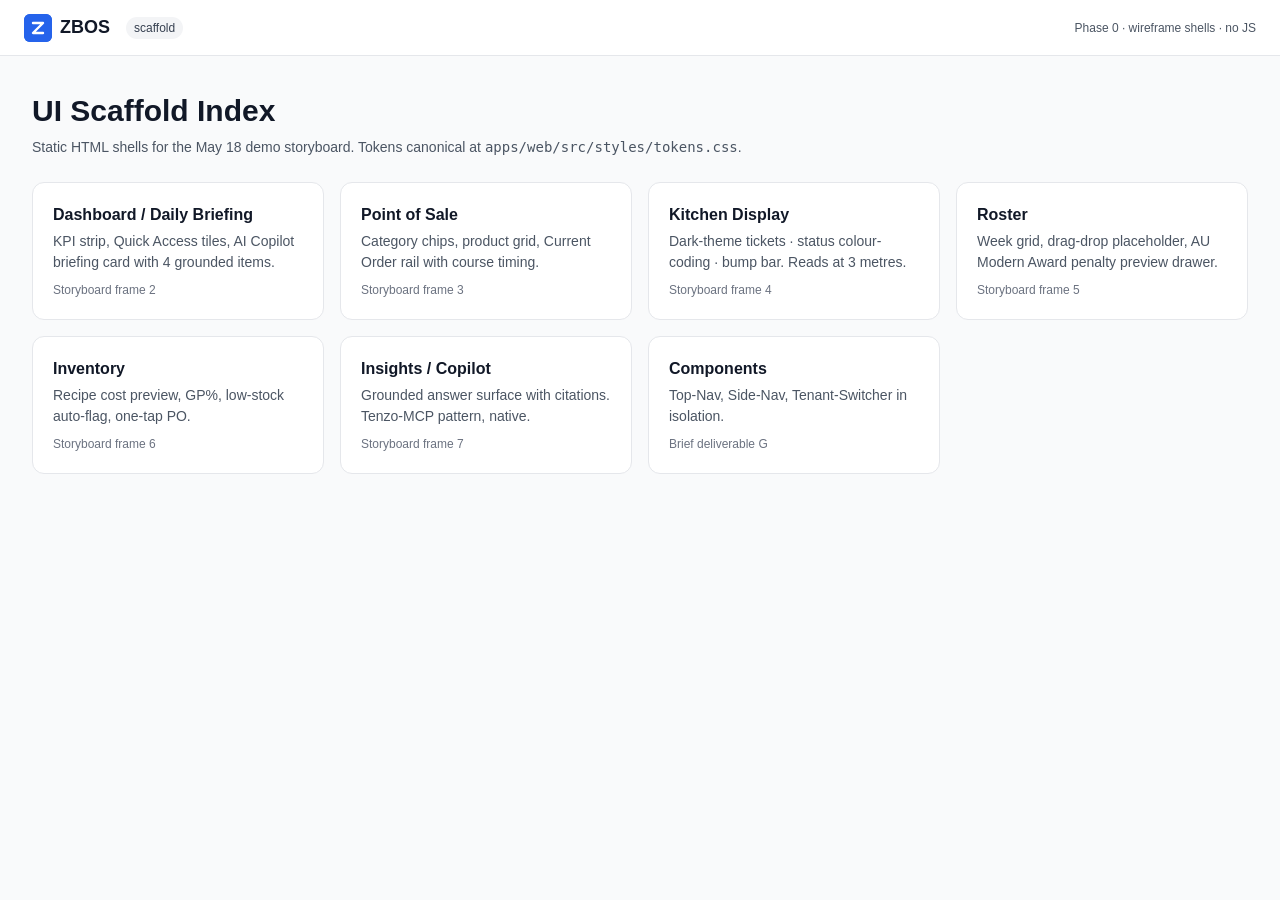
<file: index.html>
<!doctype html>
<html lang="en">
<head>
<meta charset="utf-8" />
<meta name="viewport" content="width=device-width, initial-scale=1" />
<title>ZBOS · Scaffold index</title>
<link rel="stylesheet" href="./tokens.css" />
<link rel="stylesheet" href="./shell.css" />
<style>
  .scaffold-grid { display: grid; grid-template-columns: repeat(auto-fill, minmax(280px, 1fr)); gap: var(--space-4); }
  .scaffold-card { display: block; padding: var(--space-5); border: 1px solid var(--border-subtle); border-radius: var(--radius-xl); background: var(--surface-card); text-decoration: none; color: inherit; }
  .scaffold-card:hover { border-color: var(--blue-600); text-decoration: none; }
  .scaffold-card h3 { margin: 0 0 var(--space-1); font-size: var(--text-base); }
  .scaffold-card p  { margin: 0; font-size: var(--text-sm); color: var(--text-secondary); }
  .scaffold-card span { font-size: var(--text-xs); color: var(--text-tertiary); display: block; margin-top: var(--space-2); }
</style>
</head>
<body>
<a href="#main" class="zb-skip">Skip to content</a>
<div class="zb-app">
  <header class="zb-topnav">
    <div class="zb-topnav__logo">
      <span class="zb-topnav__logo-mark" style="display:inline-flex;align-items:center;justify-content:center;width:28px;height:28px;background:#2563EB;color:#fff;border-radius:6px;font-weight:700;line-height:1;" aria-hidden="true"><svg viewBox="0 0 28 28" width="28" height="28" focusable="false" aria-hidden="true"><rect width="28" height="28" rx="6" fill="#2563EB"/><path d="M9 9 H19 L9 19 H19" stroke="#fff" stroke-width="2.4" stroke-linecap="round" stroke-linejoin="round" fill="none"/></svg></span>
      <span>ZBOS</span>
      <span class="zb-pill zb-pill--neutral" style="margin-left: var(--space-2)">scaffold</span>
    </div>
    <div class="zb-grow"></div>
    <span class="zb-muted zb-tiny">Phase 0 · wireframe shells · no JS</span>
  </header>

  <main id="main" tabindex="-1" class="zb-page">
    <div class="zb-page__header">
      <h1 class="zb-page__title">UI Scaffold Index</h1>
      <p class="zb-page__subtitle">Static HTML shells for the May 18 demo storyboard. Tokens canonical at <code>apps/web/src/styles/tokens.css</code>.</p>
    </div>

    <div class="scaffold-grid">
      <a class="scaffold-card" href="./dashboard.html">
        <h3>Dashboard / Daily Briefing</h3>
        <p>KPI strip, Quick Access tiles, AI Copilot briefing card with 4 grounded items.</p>
        <span>Storyboard frame 2</span>
      </a>
      <a class="scaffold-card" href="./pos.html">
        <h3>Point of Sale</h3>
        <p>Category chips, product grid, Current Order rail with course timing.</p>
        <span>Storyboard frame 3</span>
      </a>
      <a class="scaffold-card" href="./kds.html">
        <h3>Kitchen Display</h3>
        <p>Dark-theme tickets · status colour-coding · bump bar. Reads at 3 metres.</p>
        <span>Storyboard frame 4</span>
      </a>
      <a class="scaffold-card" href="./roster.html">
        <h3>Roster</h3>
        <p>Week grid, drag-drop placeholder, AU Modern Award penalty preview drawer.</p>
        <span>Storyboard frame 5</span>
      </a>
      <a class="scaffold-card" href="./inventory.html">
        <h3>Inventory</h3>
        <p>Recipe cost preview, GP%, low-stock auto-flag, one-tap PO.</p>
        <span>Storyboard frame 6</span>
      </a>
      <a class="scaffold-card" href="./insights.html">
        <h3>Insights / Copilot</h3>
        <p>Grounded answer surface with citations. Tenzo-MCP pattern, native.</p>
        <span>Storyboard frame 7</span>
      </a>
      <a class="scaffold-card" href="./components.html">
        <h3>Components</h3>
        <p>Top-Nav, Side-Nav, Tenant-Switcher in isolation.</p>
        <span>Brief deliverable G</span>
      </a>
    </div>
  </main>
</div>
</body>
</html>
</file>
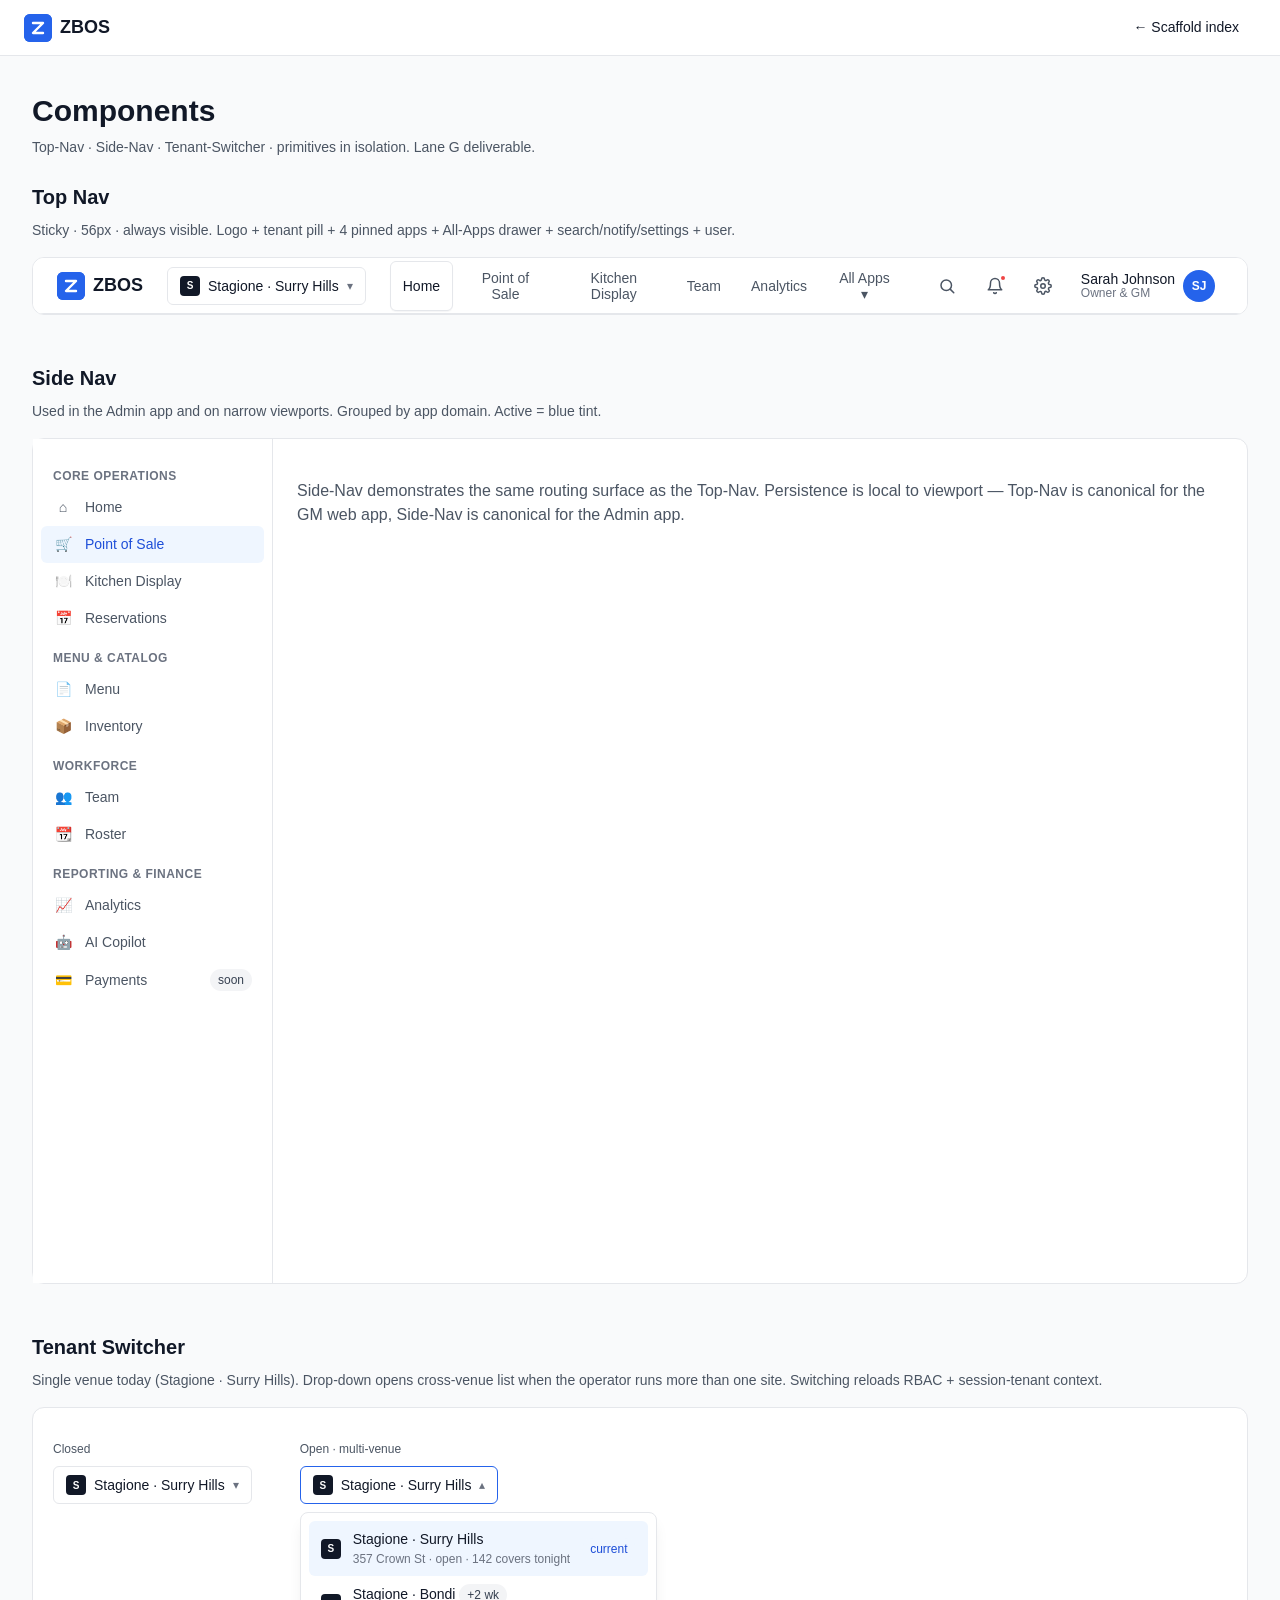
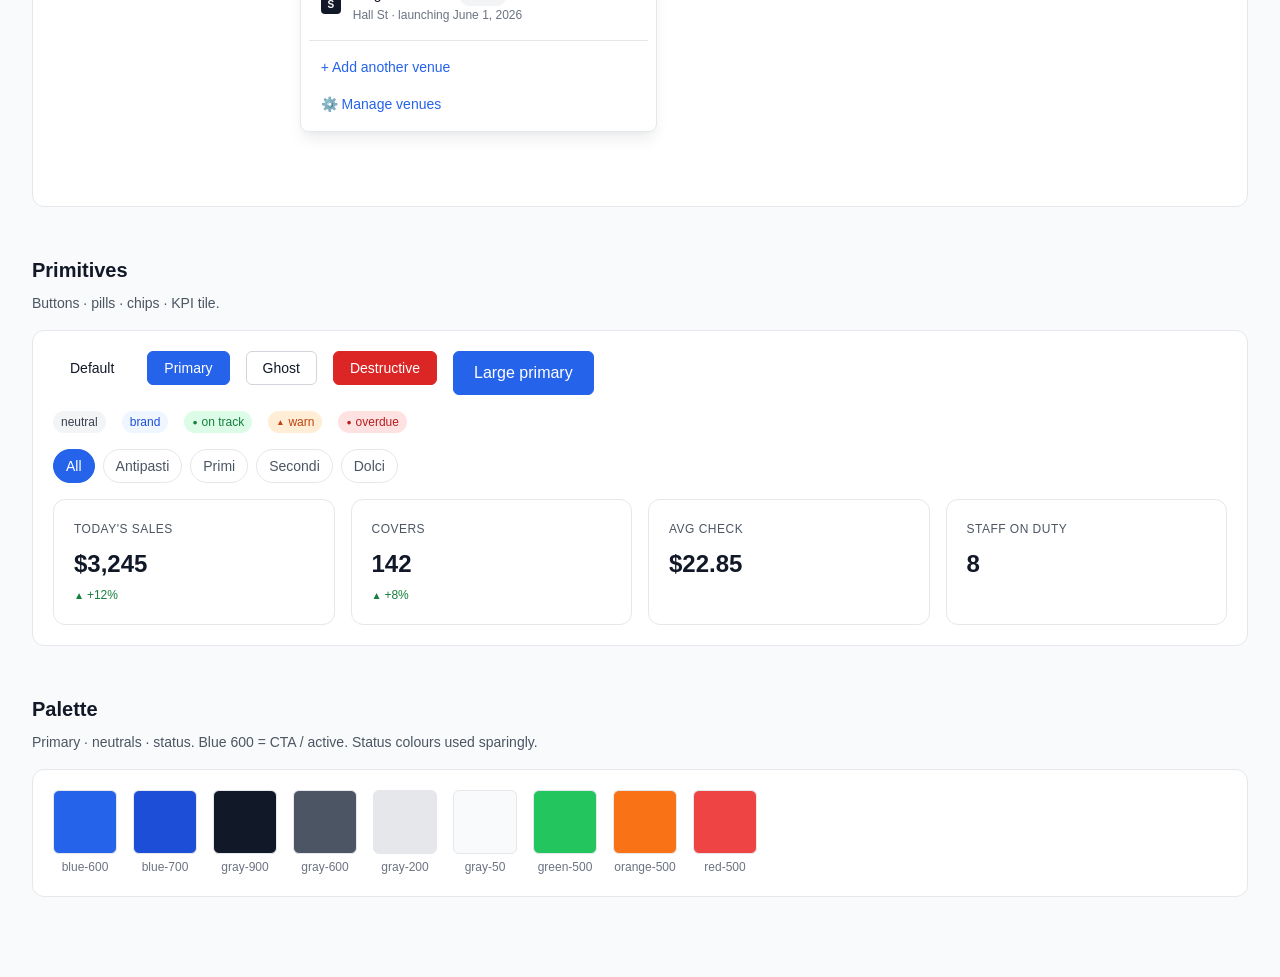
<file: components.html>
<!doctype html>
<html lang="en">
<head>
<meta charset="utf-8" />
<meta name="viewport" content="width=device-width, initial-scale=1" />
<title>ZBOS · Components</title>
<link rel="stylesheet" href="./tokens.css" />
<link rel="stylesheet" href="./shell.css" />
<style>
  .demo-section { margin-bottom: var(--space-12); }
  .demo-section h2 { font-size: var(--text-xl); margin: 0 0 var(--space-2); }
  .demo-section .demo-note { color: var(--text-secondary); font-size: var(--text-sm); margin: 0 0 var(--space-4); }
  .demo-stage { background: var(--surface-card); border: 1px solid var(--border-subtle); border-radius: var(--radius-xl); padding: var(--space-5); position: relative; overflow: visible; }
  .demo-stage--flush { padding: 0; overflow: hidden; }
  .demo-row { display: flex; gap: var(--space-4); flex-wrap: wrap; align-items: flex-start; }
  .swatch { width: 64px; height: 64px; border-radius: var(--radius-md); border: 1px solid var(--border-subtle); }
  .swatch-label { font-size: var(--text-xs); color: var(--text-tertiary); margin-top: var(--space-1); }
  .swatch-block { display: flex; flex-direction: column; align-items: center; }
</style>
</head>
<body>
<a href="#main" class="zb-skip">Skip to content</a>
<div class="zb-app">
  <header class="zb-topnav">
    <div class="zb-topnav__logo"><span class="zb-topnav__logo-mark" style="display:inline-flex;align-items:center;justify-content:center;width:28px;height:28px;background:#2563EB;color:#fff;border-radius:6px;font-weight:700;line-height:1;" aria-hidden="true"><svg viewBox="0 0 28 28" width="28" height="28" focusable="false" aria-hidden="true"><rect width="28" height="28" rx="6" fill="#2563EB"/><path d="M9 9 H19 L9 19 H19" stroke="#fff" stroke-width="2.4" stroke-linecap="round" stroke-linejoin="round" fill="none"/></svg></span><span>ZBOS</span></div>
    <div class="zb-grow"></div>
    <a class="zb-btn" href="./index.html">← Scaffold index</a>
  </header>

  <main id="main" tabindex="-1" class="zb-page">
    <div class="zb-page__header">
      <h1 class="zb-page__title">Components</h1>
      <p class="zb-page__subtitle">Top-Nav · Side-Nav · Tenant-Switcher · primitives in isolation. Lane G deliverable.</p>
    </div>

    <!-- ── Top Nav ─────────────────────────────────────────── -->
    <section class="demo-section">
      <h2>Top Nav</h2>
      <p class="demo-note">Sticky · 56px · always visible. Logo + tenant pill + 4 pinned apps + All-Apps drawer + search/notify/settings + user.</p>
      <div class="demo-stage demo-stage--flush">
        <header class="zb-topnav" style="position: relative">
          <div class="zb-topnav__logo"><span class="zb-topnav__logo-mark" style="display:inline-flex;align-items:center;justify-content:center;width:28px;height:28px;background:#2563EB;color:#fff;border-radius:6px;font-weight:700;line-height:1;" aria-hidden="true"><svg viewBox="0 0 28 28" width="28" height="28" focusable="false" aria-hidden="true"><rect width="28" height="28" rx="6" fill="#2563EB"/><path d="M9 9 H19 L9 19 H19" stroke="#fff" stroke-width="2.4" stroke-linecap="round" stroke-linejoin="round" fill="none"/></svg></span><span>ZBOS</span></div>
          <button class="zb-tenant"><span class="zb-tenant__mark">S</span><span>Stagione · Surry Hills</span><span class="zb-tenant__caret">▾</span></button>
          <nav class="zb-topnav__items">
            <button class="zb-topnav__item is-active">Home</button>
            <button class="zb-topnav__item">Point of Sale</button>
            <button class="zb-topnav__item">Kitchen Display</button>
            <button class="zb-topnav__item">Team</button>
            <button class="zb-topnav__item">Analytics</button>
            <button class="zb-topnav__item">All Apps ▾</button>
          </nav>
          <div class="zb-topnav__right">
            <button class="zb-iconbtn" aria-label="Search"><svg viewBox="0 0 24 24" width="18" height="18" fill="none" stroke="currentColor" stroke-width="2" stroke-linecap="round" stroke-linejoin="round" focusable="false" aria-hidden="true"><circle cx="11" cy="11" r="7"/><line x1="16.5" y1="16.5" x2="21" y2="21"/></svg></button>
            <button class="zb-iconbtn" aria-label="Notifications"><svg viewBox="0 0 24 24" width="18" height="18" fill="none" stroke="currentColor" stroke-width="2" stroke-linecap="round" stroke-linejoin="round" focusable="false" aria-hidden="true"><path d="M18 8a6 6 0 0 0-12 0c0 7-3 9-3 9h18s-3-2-3-9"/><path d="M13.73 21a2 2 0 0 1-3.46 0"/></svg><span class="zb-iconbtn__dot"></span></button>
            <button class="zb-iconbtn" aria-label="Settings"><svg viewBox="0 0 24 24" width="18" height="18" fill="none" stroke="currentColor" stroke-width="2" stroke-linecap="round" stroke-linejoin="round" focusable="false" aria-hidden="true"><circle cx="12" cy="12" r="3"/><path d="M19.4 15a1.65 1.65 0 0 0 .33 1.82l.06.06a2 2 0 0 1-2.83 2.83l-.06-.06a1.65 1.65 0 0 0-1.82-.33 1.65 1.65 0 0 0-1 1.51V21a2 2 0 0 1-4 0v-.09A1.65 1.65 0 0 0 9 19.4a1.65 1.65 0 0 0-1.82.33l-.06.06a2 2 0 0 1-2.83-2.83l.06-.06a1.65 1.65 0 0 0 .33-1.82 1.65 1.65 0 0 0-1.51-1H3a2 2 0 0 1 0-4h.09A1.65 1.65 0 0 0 4.6 9a1.65 1.65 0 0 0-.33-1.82l-.06-.06a2 2 0 1 1 2.83-2.83l.06.06a1.65 1.65 0 0 0 1.82.33H9a1.65 1.65 0 0 0 1-1.51V3a2 2 0 0 1 4 0v.09a1.65 1.65 0 0 0 1 1.51 1.65 1.65 0 0 0 1.82-.33l.06-.06a2 2 0 1 1 2.83 2.83l-.06.06a1.65 1.65 0 0 0-.33 1.82V9a1.65 1.65 0 0 0 1.51 1H21a2 2 0 0 1 0 4h-.09a1.65 1.65 0 0 0-1.51 1z"/></svg></button>
            <div class="zb-user"><div class="zb-user__name-block"><span class="zb-user__name">Sarah Johnson</span><span class="zb-user__role">Owner & GM</span></div><span class="zb-avatar">SJ</span></div>
          </div>
        </header>
      </div>
    </section>

    <!-- ── Side Nav ────────────────────────────────────────── -->
    <section class="demo-section">
      <h2>Side Nav</h2>
      <p class="demo-note">Used in the Admin app and on narrow viewports. Grouped by app domain. Active = blue tint.</p>
      <div class="demo-stage" style="padding: 0; display: flex; min-height: 480px;">
        <aside class="zb-sidenav">
          <span class="zb-sidenav__group">Core operations</span>
          <a class="zb-sidenav__item" href="#"><span class="zb-sidenav__icon">⌂</span> Home</a>
          <a class="zb-sidenav__item is-active" href="#"><span class="zb-sidenav__icon">🛒</span> Point of Sale</a>
          <a class="zb-sidenav__item" href="#"><span class="zb-sidenav__icon">🍽️</span> Kitchen Display</a>
          <a class="zb-sidenav__item" href="#"><span class="zb-sidenav__icon">📅</span> Reservations</a>

          <span class="zb-sidenav__group">Menu & catalog</span>
          <a class="zb-sidenav__item" href="#"><span class="zb-sidenav__icon">📄</span> Menu</a>
          <a class="zb-sidenav__item" href="#"><span class="zb-sidenav__icon">📦</span> Inventory</a>

          <span class="zb-sidenav__group">Workforce</span>
          <a class="zb-sidenav__item" href="#"><span class="zb-sidenav__icon">👥</span> Team</a>
          <a class="zb-sidenav__item" href="#"><span class="zb-sidenav__icon">📆</span> Roster</a>

          <span class="zb-sidenav__group">Reporting & finance</span>
          <a class="zb-sidenav__item" href="#"><span class="zb-sidenav__icon">📈</span> Analytics</a>
          <a class="zb-sidenav__item" href="#"><span class="zb-sidenav__icon">🤖</span> AI Copilot</a>
          <a class="zb-sidenav__item" href="#"><span class="zb-sidenav__icon">💳</span> Payments <span class="zb-pill zb-pill--neutral" style="margin-left: auto">soon</span></a>
        </aside>
        <div style="padding: var(--space-6); flex: 1;">
          <p class="zb-muted">Side-Nav demonstrates the same routing surface as the Top-Nav. Persistence is local to viewport — Top-Nav is canonical for the GM web app, Side-Nav is canonical for the Admin app.</p>
        </div>
      </div>
    </section>

    <!-- ── Tenant Switcher ─────────────────────────────────── -->
    <section class="demo-section">
      <h2>Tenant Switcher</h2>
      <p class="demo-note">Single venue today (Stagione · Surry Hills). Drop-down opens cross-venue list when the operator runs more than one site. Switching reloads RBAC + session-tenant context.</p>
      <div class="demo-stage" style="display: flex; gap: var(--space-12); align-items: flex-start;">
        <div>
          <p class="zb-tiny zb-muted" style="margin-bottom: var(--space-2)">Closed</p>
          <div style="position: relative">
            <button class="zb-tenant"><span class="zb-tenant__mark">S</span><span>Stagione · Surry Hills</span><span class="zb-tenant__caret">▾</span></button>
          </div>
        </div>

        <div>
          <p class="zb-tiny zb-muted" style="margin-bottom: var(--space-2)">Open · multi-venue</p>
          <div style="position: relative; min-height: 320px;">
            <button class="zb-tenant" style="border-color: var(--blue-600)"><span class="zb-tenant__mark">S</span><span>Stagione · Surry Hills</span><span class="zb-tenant__caret">▴</span></button>
            <div class="zb-tenant-menu" style="position: static; margin-top: var(--space-2)">
              <div class="zb-tenant-menu__item is-current">
                <span class="zb-tenant__mark">S</span>
                <div class="zb-grow">
                  <div class="zb-tenant-menu__name">Stagione · Surry Hills</div>
                  <div class="zb-tenant-menu__loc">357 Crown St · open · 142 covers tonight</div>
                </div>
                <span class="zb-pill zb-pill--brand">current</span>
              </div>
              <div class="zb-tenant-menu__item">
                <span class="zb-tenant__mark">S</span>
                <div class="zb-grow">
                  <div class="zb-tenant-menu__name">Stagione · Bondi <span class="zb-pill zb-pill--neutral">+2 wk</span></div>
                  <div class="zb-tenant-menu__loc">Hall St · launching June 1, 2026</div>
                </div>
              </div>
              <div class="zb-tenant-menu__divider"></div>
              <div class="zb-tenant-menu__cta">+ Add another venue</div>
              <div class="zb-tenant-menu__cta">⚙ Manage venues</div>
            </div>
          </div>
        </div>
      </div>
    </section>

    <!-- ── Buttons / Pills / Chips ──────────────────────────── -->
    <section class="demo-section">
      <h2>Primitives</h2>
      <p class="demo-note">Buttons · pills · chips · KPI tile.</p>

      <div class="demo-stage zb-stack">
        <div class="demo-row">
          <button class="zb-btn">Default</button>
          <button class="zb-btn zb-btn--primary">Primary</button>
          <button class="zb-btn zb-btn--ghost">Ghost</button>
          <button class="zb-btn zb-btn--danger">Destructive</button>
          <button class="zb-btn zb-btn--lg zb-btn--primary">Large primary</button>
        </div>

        <div class="demo-row">
          <span class="zb-pill zb-pill--neutral">neutral</span>
          <span class="zb-pill zb-pill--brand">brand</span>
          <span class="zb-pill zb-pill--ok">on track</span>
          <span class="zb-pill zb-pill--warn">warn</span>
          <span class="zb-pill zb-pill--bad">overdue</span>
        </div>

        <div class="zb-chips">
          <button class="zb-chip is-active">All</button>
          <button class="zb-chip">Antipasti</button>
          <button class="zb-chip">Primi</button>
          <button class="zb-chip">Secondi</button>
          <button class="zb-chip">Dolci</button>
        </div>

        <div class="zb-kpi-row" style="grid-template-columns: repeat(4, minmax(180px, 1fr))">
          <div class="zb-kpi"><div class="zb-kpi__label">Today's Sales</div><div class="zb-kpi__value">$3,245</div><div class="zb-kpi__delta is-pos">+12%</div></div>
          <div class="zb-kpi"><div class="zb-kpi__label">Covers</div><div class="zb-kpi__value">142</div><div class="zb-kpi__delta is-pos">+8%</div></div>
          <div class="zb-kpi"><div class="zb-kpi__label">Avg Check</div><div class="zb-kpi__value">$22.85</div></div>
          <div class="zb-kpi"><div class="zb-kpi__label">Staff On Duty</div><div class="zb-kpi__value">8</div></div>
        </div>
      </div>
    </section>

    <!-- ── Palette ──────────────────────────────────────────── -->
    <section class="demo-section">
      <h2>Palette</h2>
      <p class="demo-note">Primary · neutrals · status. Blue 600 = CTA / active. Status colours used sparingly.</p>
      <div class="demo-stage demo-row">
        <div class="swatch-block"><div class="swatch" style="background: var(--blue-600)"></div><span class="swatch-label">blue-600</span></div>
        <div class="swatch-block"><div class="swatch" style="background: var(--blue-700)"></div><span class="swatch-label">blue-700</span></div>
        <div class="swatch-block"><div class="swatch" style="background: var(--gray-900)"></div><span class="swatch-label">gray-900</span></div>
        <div class="swatch-block"><div class="swatch" style="background: var(--gray-600)"></div><span class="swatch-label">gray-600</span></div>
        <div class="swatch-block"><div class="swatch" style="background: var(--gray-200)"></div><span class="swatch-label">gray-200</span></div>
        <div class="swatch-block"><div class="swatch" style="background: var(--gray-50)"></div><span class="swatch-label">gray-50</span></div>
        <div class="swatch-block"><div class="swatch" style="background: var(--green-500)"></div><span class="swatch-label">green-500</span></div>
        <div class="swatch-block"><div class="swatch" style="background: var(--orange-500)"></div><span class="swatch-label">orange-500</span></div>
        <div class="swatch-block"><div class="swatch" style="background: var(--red-500)"></div><span class="swatch-label">red-500</span></div>
      </div>
    </section>

  </main>
</div>
</body>
</html>
</file>
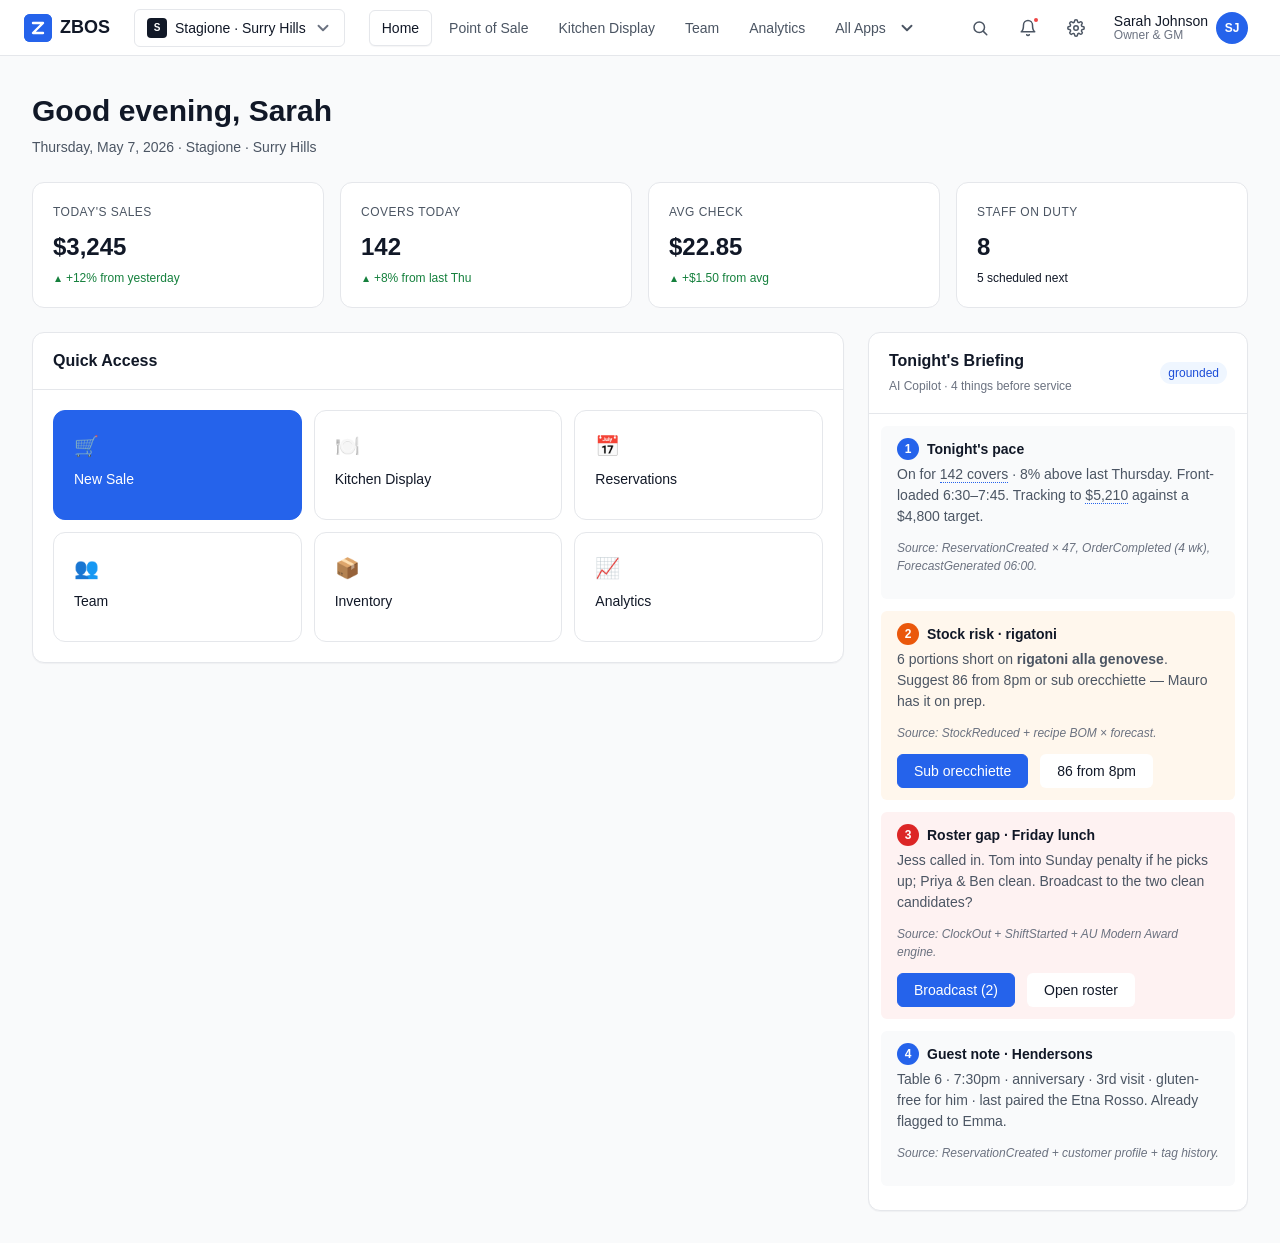
<file: dashboard.html>
<!doctype html>
<html lang="en">
<head>
<meta charset="utf-8" />
<meta name="viewport" content="width=device-width, initial-scale=1" />
<title>ZBOS · Dashboard / Briefing</title>
<link rel="stylesheet" href="./tokens.css" />
<link rel="stylesheet" href="./shell.css" />
<style>
  .dash-grid { display: grid; grid-template-columns: 1fr 380px; gap: var(--space-6); margin-top: var(--space-6); }
  .dash-quick { display: grid; grid-template-columns: repeat(3, 1fr); gap: var(--space-3); }
  .dash-tile { display: flex; flex-direction: column; gap: var(--space-2); padding: var(--space-5); border: 1px solid var(--border-subtle); border-radius: var(--radius-xl); background: var(--surface-card); cursor: pointer; min-height: 110px; }
  .dash-tile.is-primary { background: var(--blue-600); color: var(--white); border-color: var(--blue-600); }
  .dash-tile__icon { font-size: var(--text-xl); }
  .dash-tile__label { font-size: var(--text-sm); font-weight: var(--weight-medium); }
  .briefing-item { padding: var(--space-3) var(--space-4); border-radius: var(--radius-md); background: var(--gray-50); margin-bottom: var(--space-3); }
  .briefing-item__title { font-size: var(--text-sm); font-weight: var(--weight-semibold); margin: 0 0 var(--space-1); display: flex; align-items: center; gap: var(--space-2); }
  .briefing-item__body { font-size: var(--text-sm); color: var(--text-secondary); margin: 0 0 var(--space-2); }
  .briefing-item__src { font-size: var(--text-xs); color: var(--text-tertiary); font-style: italic; }
  .briefing-item__cta { margin-top: var(--space-2); }
  .briefing-num { width: 22px; height: 22px; border-radius: var(--radius-pill); background: var(--blue-600); color: var(--white); display: inline-flex; align-items: center; justify-content: center; font-size: var(--text-xs); font-weight: var(--weight-bold); }
</style>
</head>
<body>
<a href="#main" class="zb-skip">Skip to content</a>
<div class="zb-app">
  <header class="zb-topnav">
    <div class="zb-topnav__logo">
      <span class="zb-topnav__logo-mark" style="display:inline-flex;align-items:center;justify-content:center;width:28px;height:28px;background:#2563EB;color:#fff;border-radius:6px;font-weight:700;line-height:1;" aria-hidden="true"><svg viewBox="0 0 28 28" width="28" height="28" focusable="false" aria-hidden="true"><rect width="28" height="28" rx="6" fill="#2563EB"/><path d="M9 9 H19 L9 19 H19" stroke="#fff" stroke-width="2.4" stroke-linecap="round" stroke-linejoin="round" fill="none"/></svg></span>
      <span>ZBOS</span>
    </div>
    <div style="position: relative">
      <button class="zb-tenant" type="button">
        <span class="zb-tenant__mark">S</span>
        <span>Stagione · Surry Hills</span>
        <span class="zb-tenant__caret" aria-hidden="true"><svg viewBox="0 0 24 24" width="14" height="14" fill="none" stroke="currentColor" stroke-width="2.5" stroke-linecap="round" stroke-linejoin="round" focusable="false"><polyline points="6 9 12 15 18 9"/></svg></span>
      </button>
    </div>
    <nav class="zb-topnav__items">
      <button class="zb-topnav__item is-active">Home</button>
      <button class="zb-topnav__item" onclick="location.href='pos.html'">Point of Sale</button>
      <button class="zb-topnav__item" onclick="location.href='kds.html'">Kitchen Display</button>
      <button class="zb-topnav__item" onclick="location.href='roster.html'">Team</button>
      <button class="zb-topnav__item" onclick="location.href='insights.html'">Analytics</button>
      <button class="zb-topnav__item">All Apps <svg viewBox="0 0 24 24" width="12" height="12" fill="none" stroke="currentColor" stroke-width="2.5" stroke-linecap="round" stroke-linejoin="round" focusable="false" aria-hidden="true" style="display:inline-block;vertical-align:middle;margin-left:4px;"><polyline points="6 9 12 15 18 9"/></svg></button>
    </nav>
    <div class="zb-topnav__right">
      <button class="zb-iconbtn" aria-label="Search"><svg viewBox="0 0 24 24" width="18" height="18" fill="none" stroke="currentColor" stroke-width="2" stroke-linecap="round" stroke-linejoin="round" focusable="false" aria-hidden="true"><circle cx="11" cy="11" r="7"/><line x1="16.5" y1="16.5" x2="21" y2="21"/></svg></button>
      <button class="zb-iconbtn" aria-label="Notifications"><svg viewBox="0 0 24 24" width="18" height="18" fill="none" stroke="currentColor" stroke-width="2" stroke-linecap="round" stroke-linejoin="round" focusable="false" aria-hidden="true"><path d="M18 8a6 6 0 0 0-12 0c0 7-3 9-3 9h18s-3-2-3-9"/><path d="M13.73 21a2 2 0 0 1-3.46 0"/></svg><span class="zb-iconbtn__dot"></span></button>
      <button class="zb-iconbtn" aria-label="Settings"><svg viewBox="0 0 24 24" width="18" height="18" fill="none" stroke="currentColor" stroke-width="2" stroke-linecap="round" stroke-linejoin="round" focusable="false" aria-hidden="true"><circle cx="12" cy="12" r="3"/><path d="M19.4 15a1.65 1.65 0 0 0 .33 1.82l.06.06a2 2 0 0 1-2.83 2.83l-.06-.06a1.65 1.65 0 0 0-1.82-.33 1.65 1.65 0 0 0-1 1.51V21a2 2 0 0 1-4 0v-.09A1.65 1.65 0 0 0 9 19.4a1.65 1.65 0 0 0-1.82.33l-.06.06a2 2 0 0 1-2.83-2.83l.06-.06a1.65 1.65 0 0 0 .33-1.82 1.65 1.65 0 0 0-1.51-1H3a2 2 0 0 1 0-4h.09A1.65 1.65 0 0 0 4.6 9a1.65 1.65 0 0 0-.33-1.82l-.06-.06a2 2 0 1 1 2.83-2.83l.06.06a1.65 1.65 0 0 0 1.82.33H9a1.65 1.65 0 0 0 1-1.51V3a2 2 0 0 1 4 0v.09a1.65 1.65 0 0 0 1 1.51 1.65 1.65 0 0 0 1.82-.33l.06-.06a2 2 0 1 1 2.83 2.83l-.06.06a1.65 1.65 0 0 0-.33 1.82V9a1.65 1.65 0 0 0 1.51 1H21a2 2 0 0 1 0 4h-.09a1.65 1.65 0 0 0-1.51 1z"/></svg></button>
      <div class="zb-user">
        <div class="zb-user__name-block">
          <span class="zb-user__name">Sarah Johnson</span>
          <span class="zb-user__role">Owner & GM</span>
        </div>
        <span class="zb-avatar">SJ</span>
      </div>
    </div>
  </header>

  <main id="main" tabindex="-1" class="zb-page">
    <div class="zb-page__header">
      <h1 class="zb-page__title">Good evening, Sarah</h1>
      <p class="zb-page__subtitle">Thursday, May 7, 2026 · Stagione · Surry Hills</p>
    </div>

    <section class="zb-kpi-row">
      <div class="zb-kpi"><div class="zb-kpi__label">Today's Sales</div><div class="zb-kpi__value">$3,245</div><div class="zb-kpi__delta is-pos">+12% from yesterday</div></div>
      <div class="zb-kpi"><div class="zb-kpi__label">Covers Today</div><div class="zb-kpi__value">142</div><div class="zb-kpi__delta is-pos">+8% from last Thu</div></div>
      <div class="zb-kpi"><div class="zb-kpi__label">Avg Check</div><div class="zb-kpi__value">$22.85</div><div class="zb-kpi__delta is-pos">+$1.50 from avg</div></div>
      <div class="zb-kpi"><div class="zb-kpi__label">Staff On Duty</div><div class="zb-kpi__value">8</div><div class="zb-kpi__delta">5 scheduled next</div></div>
    </section>

    <div class="dash-grid">
      <div class="zb-stack">
        <div class="zb-card">
          <div class="zb-card__head">
            <h3 class="zb-card__title">Quick Access</h3>
          </div>
          <div class="zb-card__body">
            <div class="dash-quick">
              <div class="dash-tile is-primary" onclick="location.href='pos.html'" style="cursor:pointer"><span class="dash-tile__icon">🛒</span><span class="dash-tile__label">New Sale</span></div>
              <div class="dash-tile" onclick="location.href='kds.html'" style="cursor:pointer"><span class="dash-tile__icon">🍽️</span><span class="dash-tile__label">Kitchen Display</span></div>
              <div class="dash-tile" style="cursor:pointer"><span class="dash-tile__icon">📅</span><span class="dash-tile__label">Reservations</span></div>
              <div class="dash-tile" onclick="location.href='roster.html'" style="cursor:pointer"><span class="dash-tile__icon">👥</span><span class="dash-tile__label">Team</span></div>
              <div class="dash-tile" onclick="location.href='inventory.html'" style="cursor:pointer"><span class="dash-tile__icon">📦</span><span class="dash-tile__label">Inventory</span></div>
              <div class="dash-tile" onclick="location.href='insights.html'" style="cursor:pointer"><span class="dash-tile__icon">📈</span><span class="dash-tile__label">Analytics</span></div>
            </div>
          </div>
        </div>
      </div>

      <aside class="zb-card">
        <div class="zb-card__head">
          <div>
            <h3 class="zb-card__title">Tonight's Briefing</h3>
            <span class="zb-card__sub">AI Copilot · 4 things before service</span>
          </div>
          <span class="zb-pill zb-pill--brand">grounded</span>
        </div>
        <div class="zb-card__body" style="padding: var(--space-3);">
          <div class="briefing-item">
            <p class="briefing-item__title"><span class="briefing-num">1</span> Tonight's pace</p>
            <p class="briefing-item__body">On for <span class="zb-cite">142 covers</span> · 8% above last Thursday. Front-loaded 6:30–7:45. Tracking to <span class="zb-cite">$5,210</span> against a $4,800 target.</p>
            <p class="briefing-item__src">Source: ReservationCreated × 47, OrderCompleted (4 wk), ForecastGenerated 06:00.</p>
          </div>

          <div class="briefing-item" style="background: var(--orange-50);">
            <p class="briefing-item__title"><span class="briefing-num" style="background: var(--orange-600)">2</span> Stock risk · rigatoni</p>
            <p class="briefing-item__body">6 portions short on <strong>rigatoni alla genovese</strong>. Suggest 86 from 8pm or sub orecchiette — Mauro has it on prep.</p>
            <p class="briefing-item__src">Source: StockReduced + recipe BOM × forecast.</p>
            <div class="briefing-item__cta zb-row"><button class="zb-btn zb-btn--primary">Sub orecchiette</button><button class="zb-btn">86 from 8pm</button></div>
          </div>

          <div class="briefing-item" style="background: var(--red-50);">
            <p class="briefing-item__title"><span class="briefing-num" style="background: var(--red-600)">3</span> Roster gap · Friday lunch</p>
            <p class="briefing-item__body">Jess called in. Tom into Sunday penalty if he picks up; Priya & Ben clean. Broadcast to the two clean candidates?</p>
            <p class="briefing-item__src">Source: ClockOut + ShiftStarted + AU Modern Award engine.</p>
            <div class="briefing-item__cta zb-row"><button class="zb-btn zb-btn--primary">Broadcast (2)</button><button class="zb-btn">Open roster</button></div>
          </div>

          <div class="briefing-item">
            <p class="briefing-item__title"><span class="briefing-num">4</span> Guest note · Hendersons</p>
            <p class="briefing-item__body">Table 6 · 7:30pm · anniversary · 3rd visit · gluten-free for him · last paired the Etna Rosso. Already flagged to Emma.</p>
            <p class="briefing-item__src">Source: ReservationCreated + customer profile + tag history.</p>
          </div>
        </div>
      </aside>
    </div>
  </main>
</div>
</body>
</html>
</file>
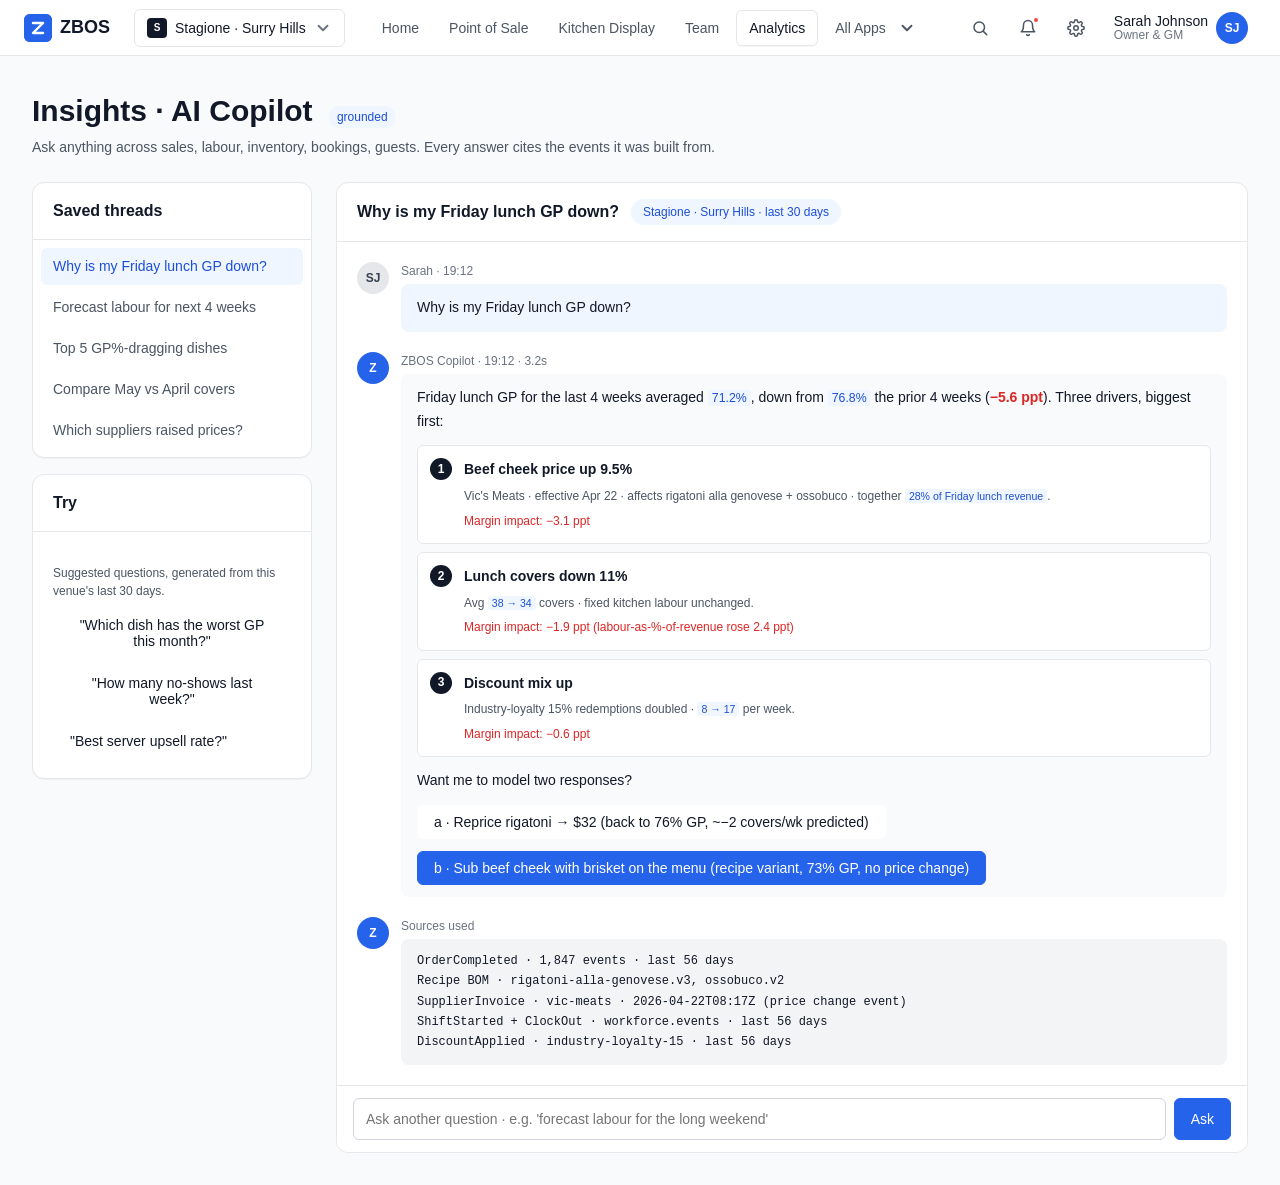
<file: insights.html>
<!doctype html>
<html lang="en">
<head>
<meta charset="utf-8" />
<meta name="viewport" content="width=device-width, initial-scale=1" />
<title>ZBOS · Insights / AI Copilot</title>
<link rel="stylesheet" href="./tokens.css" />
<link rel="stylesheet" href="./shell.css" />
<style>
  .copilot-grid { display: grid; grid-template-columns: 280px 1fr; gap: var(--space-6); }
  .ctx-list { display: flex; flex-direction: column; gap: var(--space-1); }
  .ctx-item { padding: var(--space-2) var(--space-3); border-radius: var(--radius-md); font-size: var(--text-sm); color: var(--text-secondary); cursor: pointer; }
  .ctx-item.is-active { background: var(--blue-50); color: var(--blue-700); font-weight: var(--weight-medium); }

  .chat { background: var(--surface-card); border: 1px solid var(--border-subtle); border-radius: var(--radius-xl); display: flex; flex-direction: column; min-height: 720px; }
  .chat__head { padding: var(--space-4) var(--space-5); border-bottom: 1px solid var(--border-subtle); display: flex; align-items: center; gap: var(--space-3); }
  .chat__title { font-weight: var(--weight-semibold); }
  .chat__chip { padding: var(--space-1) var(--space-3); background: var(--blue-50); color: var(--blue-700); border-radius: var(--radius-pill); font-size: var(--text-xs); font-weight: var(--weight-medium); }

  .chat__stream { padding: var(--space-5); flex: 1; display: flex; flex-direction: column; gap: var(--space-5); }

  .msg { display: flex; gap: var(--space-3); }
  .msg__avatar { width: 32px; height: 32px; border-radius: var(--radius-pill); background: var(--gray-200); color: var(--gray-700); display: inline-flex; align-items: center; justify-content: center; font-size: var(--text-xs); font-weight: var(--weight-semibold); flex: none; }
  .msg__avatar.is-bot { background: var(--blue-600); color: var(--white); }
  .msg__body { flex: 1; }
  .msg__name { font-size: var(--text-xs); color: var(--text-tertiary); margin-bottom: var(--space-1); }
  .msg__bubble { padding: var(--space-3) var(--space-4); border-radius: var(--radius-lg); background: var(--gray-50); font-size: var(--text-sm); line-height: var(--leading-loose); }
  .msg.is-user .msg__bubble { background: var(--blue-50); }

  .driver-list { margin: var(--space-3) 0; padding: 0; list-style: none; display: flex; flex-direction: column; gap: var(--space-2); }
  .driver { padding: var(--space-3); background: var(--surface-card); border: 1px solid var(--border-subtle); border-radius: var(--radius-md); display: flex; gap: var(--space-3); align-items: flex-start; }
  .driver__num { width: 22px; height: 22px; border-radius: var(--radius-pill); background: var(--gray-900); color: var(--white); display: inline-flex; align-items: center; justify-content: center; font-size: var(--text-xs); font-weight: var(--weight-bold); flex: none; }
  .driver__title { font-size: var(--text-sm); font-weight: var(--weight-semibold); margin: 0 0 var(--space-1); }
  .driver__delta { font-size: var(--text-xs); color: var(--text-secondary); }

  .actions { display: flex; gap: var(--space-3); flex-wrap: wrap; margin-top: var(--space-3); }
  .actions .zb-btn { font-size: var(--text-sm); }

  .chat__compose { display: flex; gap: var(--space-2); padding: var(--space-3) var(--space-4); border-top: 1px solid var(--border-subtle); background: var(--surface-card); border-bottom-left-radius: var(--radius-xl); border-bottom-right-radius: var(--radius-xl); }
  .chat__compose input { flex: 1; border: 1px solid var(--border-default); border-radius: var(--radius-md); padding: var(--space-3); font-size: var(--text-sm); outline: none; }
  .chat__compose input:focus { border-color: var(--border-focus); box-shadow: var(--shadow-focus); }
  .zb-cite { background: var(--blue-50); color: var(--blue-700); border-radius: 3px; padding: 1px 4px; font-size: 0.88em; cursor: pointer; border-bottom: 1px dashed var(--blue-400); }
  .zb-cite:hover { background: var(--blue-100); }
  .sql-popover { position: fixed; z-index: 9999; background: #0f172a; color: #e2e8f0; border-radius: 8px; padding: 14px 16px; font-size: 12px; font-family: var(--font-mono, monospace); line-height: 1.6; max-width: 560px; box-shadow: 0 8px 32px rgba(0,0,0,0.4); white-space: pre; pointer-events: none; }
  .sql-popover__label { font-size: 10px; text-transform: uppercase; letter-spacing: 0.08em; color: #64748b; margin-bottom: 6px; }
  .sql-kw { color: #7dd3fc; } .sql-fn { color: #a78bfa; } .sql-str { color: #86efac; } .sql-cm { color: #64748b; }
</style>
</head>
<body>
<a href="#main" class="zb-skip">Skip to content</a>
<div class="zb-app">
  <header class="zb-topnav">
    <div class="zb-topnav__logo"><span class="zb-topnav__logo-mark" style="display:inline-flex;align-items:center;justify-content:center;width:28px;height:28px;background:#2563EB;color:#fff;border-radius:6px;font-weight:700;line-height:1;" aria-hidden="true"><svg viewBox="0 0 28 28" width="28" height="28" focusable="false" aria-hidden="true"><rect width="28" height="28" rx="6" fill="#2563EB"/><path d="M9 9 H19 L9 19 H19" stroke="#fff" stroke-width="2.4" stroke-linecap="round" stroke-linejoin="round" fill="none"/></svg></span><span>ZBOS</span></div>
    <button class="zb-tenant"><span class="zb-tenant__mark">S</span><span>Stagione · Surry Hills</span><span class="zb-tenant__caret" aria-hidden="true"><svg viewBox="0 0 24 24" width="14" height="14" fill="none" stroke="currentColor" stroke-width="2.5" stroke-linecap="round" stroke-linejoin="round" focusable="false"><polyline points="6 9 12 15 18 9"/></svg></span></button>
    <nav class="zb-topnav__items">
      <button class="zb-topnav__item" onclick="location.href='dashboard.html'">Home</button>
      <button class="zb-topnav__item" onclick="location.href='pos.html'">Point of Sale</button>
      <button class="zb-topnav__item" onclick="location.href='kds.html'">Kitchen Display</button>
      <button class="zb-topnav__item" onclick="location.href='roster.html'">Team</button>
      <button class="zb-topnav__item is-active">Analytics</button>
      <button class="zb-topnav__item">All Apps <svg viewBox="0 0 24 24" width="12" height="12" fill="none" stroke="currentColor" stroke-width="2.5" stroke-linecap="round" stroke-linejoin="round" focusable="false" aria-hidden="true" style="display:inline-block;vertical-align:middle;margin-left:4px;"><polyline points="6 9 12 15 18 9"/></svg></button>
    </nav>
    <div class="zb-topnav__right">
      <button class="zb-iconbtn" aria-label="Search"><svg viewBox="0 0 24 24" width="18" height="18" fill="none" stroke="currentColor" stroke-width="2" stroke-linecap="round" stroke-linejoin="round" focusable="false" aria-hidden="true"><circle cx="11" cy="11" r="7"/><line x1="16.5" y1="16.5" x2="21" y2="21"/></svg></button>
      <button class="zb-iconbtn" aria-label="Notifications"><svg viewBox="0 0 24 24" width="18" height="18" fill="none" stroke="currentColor" stroke-width="2" stroke-linecap="round" stroke-linejoin="round" focusable="false" aria-hidden="true"><path d="M18 8a6 6 0 0 0-12 0c0 7-3 9-3 9h18s-3-2-3-9"/><path d="M13.73 21a2 2 0 0 1-3.46 0"/></svg><span class="zb-iconbtn__dot"></span></button>
      <button class="zb-iconbtn" aria-label="Settings"><svg viewBox="0 0 24 24" width="18" height="18" fill="none" stroke="currentColor" stroke-width="2" stroke-linecap="round" stroke-linejoin="round" focusable="false" aria-hidden="true"><circle cx="12" cy="12" r="3"/><path d="M19.4 15a1.65 1.65 0 0 0 .33 1.82l.06.06a2 2 0 0 1-2.83 2.83l-.06-.06a1.65 1.65 0 0 0-1.82-.33 1.65 1.65 0 0 0-1 1.51V21a2 2 0 0 1-4 0v-.09A1.65 1.65 0 0 0 9 19.4a1.65 1.65 0 0 0-1.82.33l-.06.06a2 2 0 0 1-2.83-2.83l.06-.06a1.65 1.65 0 0 0 .33-1.82 1.65 1.65 0 0 0-1.51-1H3a2 2 0 0 1 0-4h.09A1.65 1.65 0 0 0 4.6 9a1.65 1.65 0 0 0-.33-1.82l-.06-.06a2 2 0 1 1 2.83-2.83l.06.06a1.65 1.65 0 0 0 1.82.33H9a1.65 1.65 0 0 0 1-1.51V3a2 2 0 0 1 4 0v.09a1.65 1.65 0 0 0 1 1.51 1.65 1.65 0 0 0 1.82-.33l.06-.06a2 2 0 1 1 2.83 2.83l-.06.06a1.65 1.65 0 0 0-.33 1.82V9a1.65 1.65 0 0 0 1.51 1H21a2 2 0 0 1 0 4h-.09a1.65 1.65 0 0 0-1.51 1z"/></svg></button>
      <div class="zb-user"><div class="zb-user__name-block"><span class="zb-user__name">Sarah Johnson</span><span class="zb-user__role">Owner & GM</span></div><span class="zb-avatar">SJ</span></div>
    </div>
  </header>

  <main id="main" tabindex="-1" class="zb-page">
    <div class="zb-page__header">
      <h1 class="zb-page__title">Insights · AI Copilot <span class="zb-pill zb-pill--brand" style="font-weight: var(--weight-medium); margin-left: var(--space-2)">grounded</span></h1>
      <p class="zb-page__subtitle">Ask anything across sales, labour, inventory, bookings, guests. Every answer cites the events it was built from.</p>
    </div>

    <div class="copilot-grid">
      <aside>
        <div class="zb-card">
          <div class="zb-card__head"><h3 class="zb-card__title">Saved threads</h3></div>
          <div class="zb-card__body" style="padding: var(--space-2)">
            <div class="ctx-list">
              <div class="ctx-item is-active">Why is my Friday lunch GP down?</div>
              <div class="ctx-item">Forecast labour for next 4 weeks</div>
              <div class="ctx-item">Top 5 GP%-dragging dishes</div>
              <div class="ctx-item">Compare May vs April covers</div>
              <div class="ctx-item">Which suppliers raised prices?</div>
            </div>
          </div>
        </div>

        <div class="zb-card" style="margin-top: var(--space-4)">
          <div class="zb-card__head"><h3 class="zb-card__title">Try</h3></div>
          <div class="zb-card__body">
            <p class="zb-tiny zb-muted" style="margin-bottom: var(--space-2)">Suggested questions, generated from this venue's last 30 days.</p>
            <div style="display: flex; flex-direction: column; gap: var(--space-2)">
              <button class="zb-btn">"Which dish has the worst GP this month?"</button>
              <button class="zb-btn">"How many no-shows last week?"</button>
              <button class="zb-btn">"Best server upsell rate?"</button>
            </div>
          </div>
        </div>
      </aside>

      <section class="chat">
        <div class="chat__head">
          <span class="chat__title">Why is my Friday lunch GP down?</span>
          <span class="chat__chip">Stagione · Surry Hills · last 30 days</span>
        </div>

        <div class="chat__stream">

          <div class="msg is-user">
            <div class="msg__avatar">SJ</div>
            <div class="msg__body">
              <div class="msg__name">Sarah · 19:12</div>
              <div class="msg__bubble">Why is my Friday lunch GP down?</div>
            </div>
          </div>

          <div class="msg">
            <div class="msg__avatar is-bot">Z</div>
            <div class="msg__body">
              <div class="msg__name">ZBOS Copilot · 19:12 · 3.2s</div>
              <div class="msg__bubble">
                Friday lunch GP for the last 4 weeks averaged <span class="zb-cite">71.2%</span>, down from <span class="zb-cite">76.8%</span> the prior 4 weeks (<strong style="color: var(--red-600)">−5.6 ppt</strong>). Three drivers, biggest first:
                <ul class="driver-list">
                  <li class="driver">
                    <span class="driver__num">1</span>
                    <div>
                      <div class="driver__title">Beef cheek price up 9.5%</div>
                      <div class="driver__delta">Vic's Meats · effective Apr 22 · affects rigatoni alla genovese + ossobuco · together <span class="zb-cite">28% of Friday lunch revenue</span>.</div>
                      <div class="driver__delta" style="color: var(--red-600); margin-top: var(--space-1)">Margin impact: −3.1 ppt</div>
                    </div>
                  </li>
                  <li class="driver">
                    <span class="driver__num">2</span>
                    <div>
                      <div class="driver__title">Lunch covers down 11%</div>
                      <div class="driver__delta">Avg <span class="zb-cite">38 → 34</span> covers · fixed kitchen labour unchanged.</div>
                      <div class="driver__delta" style="color: var(--red-600); margin-top: var(--space-1)">Margin impact: −1.9 ppt (labour-as-%-of-revenue rose 2.4 ppt)</div>
                    </div>
                  </li>
                  <li class="driver">
                    <span class="driver__num">3</span>
                    <div>
                      <div class="driver__title">Discount mix up</div>
                      <div class="driver__delta">Industry-loyalty 15% redemptions doubled · <span class="zb-cite">8 → 17</span> per week.</div>
                      <div class="driver__delta" style="color: var(--red-600); margin-top: var(--space-1)">Margin impact: −0.6 ppt</div>
                    </div>
                  </li>
                </ul>
                <p style="margin: var(--space-3) 0 0">Want me to model two responses?</p>
                <div class="actions">
                  <button class="zb-btn">a · Reprice rigatoni → $32 (back to 76% GP, ~−2 covers/wk predicted)</button>
                  <button class="zb-btn zb-btn--primary">b · Sub beef cheek with brisket on the menu (recipe variant, 73% GP, no price change)</button>
                </div>
              </div>
            </div>
          </div>

          <div class="msg">
            <div class="msg__avatar is-bot">Z</div>
            <div class="msg__body">
              <div class="msg__name">Sources used</div>
              <div class="msg__bubble" style="background: var(--gray-100); font-size: var(--text-xs); font-family: var(--font-mono);">
                <div>OrderCompleted · 1,847 events · last 56 days</div>
                <div>Recipe BOM · rigatoni-alla-genovese.v3, ossobuco.v2</div>
                <div>SupplierInvoice · vic-meats · 2026-04-22T08:17Z (price change event)</div>
                <div>ShiftStarted + ClockOut · workforce.events · last 56 days</div>
                <div>DiscountApplied · industry-loyalty-15 · last 56 days</div>
              </div>
            </div>
          </div>

        </div>

        <form id="chat-form" class="chat__compose" onsubmit="return false;">
          <input id="chat-input" placeholder="Ask another question · e.g. 'forecast labour for the long weekend'" />
          <button class="zb-btn zb-btn--primary" type="submit" onclick="sendQuestion()">Ask</button>
        </form>
      </section>
    </div>
  </main>
</div>

<script>
(function () {
  var stream = document.querySelector('.chat__stream');
  var input  = document.getElementById('chat-input');
  var title  = document.querySelector('.chat__title');

  var CANNED = {
    'worst gp': {
      q: 'Which dish has the worst GP this month?',
      a: 'Tiramisù is your worst-GP dish this month at <span class="zb-cite">54.2%</span> — down from 61% in April. Primary driver: egg prices up 22% (SupplierInvoice · egg-co · 2026-04-14). Bistecca is close at 56.8% but lower volume. Want me to pull the full BOM and model a substitution?',
      sources: ['Recipe BOM · tiramisù.v2', 'OrderCompleted · 847 events · last 30 days', 'SupplierInvoice · egg-co · 2026-04-14T09:22Z']
    },
    'no-show': {
      q: 'How many no-shows last week?',
      a: '<span class="zb-cite">7 no-shows</span> across 23 bookings last week — 30.4% rate, above your 18% trailing average. 5 occurred on Friday dinner. No deposits collected on any of them. Want me to draft a deposit policy recommendation based on cover value and no-show frequency?',
      sources: ['BookingCreated · reservation.events · last 7 days', 'BookingNoShow · reservation.events · last 7 days']
    },
    'upsell': {
      q: 'Best server upsell rate?',
      a: '<strong>Alex T.</strong> leads at <span class="zb-cite">34% upsell rate</span> — 34% of his tables take a paired item (wine, dessert, side). Floor average is 19%. Priya Shah is second at 28%. Both peak between 7–8 pm on Fridays. Want a full staff upsell breakdown?',
      sources: ['OrderCompleted · modifier_added events · last 30 days', 'ShiftStarted · staff_id join · workforce.events']
    },
    'labour': {
      q: 'Forecast labour for the long weekend',
      a: 'Long weekend (Jun 7–9): projecting <span class="zb-cite">$4,210 labour cost</span> at current roster vs <span class="zb-cite">$5,870 revenue</span> — 71.7% labour-to-revenue. Public holiday loading adds $840 above base wages (MA000119 Clause 29). Recommend adding 2 casual covers Saturday dinner to hold GP above 68%. Want me to draft those shifts?',
      sources: ['ShiftStarted + ClockOut · workforce.events · last 90 days', 'PublicHoliday · au-nsw · 2026', 'Award · MA000119 Clause 29 · loading rules']
    }
  };

  var THREADS = {
    'Why is my Friday lunch GP down?': 'Why is my Friday lunch GP down?',
    'Forecast labour for next 4 weeks': 'labour',
    'Top 5 GP%-dragging dishes': 'worst gp',
    'Compare May vs April covers': 'Compare May vs April covers',
    'Which suppliers raised prices?': 'Which suppliers raised prices?'
  };

  function now() {
    var d = new Date();
    return d.getHours() + ':' + String(d.getMinutes()).padStart(2, '0');
  }

  function appendMsg(html, isUser) {
    var avatar = isUser ? 'SJ' : 'Z';
    var cls = isUser ? ' is-user' : '';
    var avatarCls = isUser ? '' : ' is-bot';
    var name = isUser ? 'Sarah · ' + now() : 'ZBOS Copilot · ' + now() + ' · 2.8s';
    var el = document.createElement('div');
    el.className = 'msg' + cls;
    el.innerHTML = '<div class="msg__avatar' + avatarCls + '">' + avatar + '</div><div class="msg__body"><div class="msg__name">' + name + '</div><div class="msg__bubble">' + html + '</div></div>';
    stream.appendChild(el);
    stream.scrollTop = stream.scrollHeight;
    return el;
  }

  function appendSources(lines) {
    var html = lines.join('<br>');
    var el = document.createElement('div');
    el.className = 'msg';
    el.innerHTML = '<div class="msg__avatar is-bot">Z</div><div class="msg__body"><div class="msg__name">Sources used</div><div class="msg__bubble" style="background:var(--gray-100);font-size:var(--text-xs);font-family:var(--font-mono);">' + html + '</div></div>';
    stream.appendChild(el);
    stream.scrollTop = stream.scrollHeight;
  }

  function typeIn(el, html, cb) {
    el.querySelector('.msg__bubble').innerHTML = '';
    var tmp = document.createElement('div');
    tmp.innerHTML = html;
    var text = tmp.textContent;
    var i = 0;
    var iv = setInterval(function () {
      i += 3;
      el.querySelector('.msg__bubble').textContent = text.slice(0, i);
      stream.scrollTop = stream.scrollHeight;
      if (i >= text.length) {
        clearInterval(iv);
        el.querySelector('.msg__bubble').innerHTML = html;
        if (cb) cb();
      }
    }, 18);
  }

  function matchCanned(q) {
    var lower = q.toLowerCase();
    for (var key in CANNED) {
      if (lower.indexOf(key) !== -1) return CANNED[key];
    }
    return null;
  }

  function respond(questionText) {
    appendMsg(questionText, true);
    var canned = matchCanned(questionText);
    setTimeout(function () {
      var botEl = appendMsg('…', false);
      setTimeout(function () {
        var answer = canned ? canned.a : 'I\'ve searched the last 30 days of events for <em>"' + questionText + '"</em>. Crunching 1,847 OrderCompleted, 312 ShiftStarted, and 94 SupplierInvoice events — give me a moment.';
        var sources = canned ? canned.sources : ['OrderCompleted · last 30 days', 'ShiftStarted · workforce.events', 'SupplierInvoice · all-vendors · last 90 days'];
        typeIn(botEl, answer, function () { appendSources(sources); });
      }, 600);
    }, 300);
  }

  window.sendQuestion = function () {
    var q = input.value.trim();
    if (!q) return;
    input.value = '';
    respond(q);
  };

  // Enter key
  input.addEventListener('keydown', function (e) {
    if (e.key === 'Enter') { e.preventDefault(); window.sendQuestion(); }
  });

  // Suggestion chips
  document.querySelectorAll('.zb-card:last-child .zb-btn').forEach(function (btn) {
    btn.addEventListener('click', function () {
      var q = btn.textContent.replace(/["""]/g, '').trim();
      input.value = q;
      window.sendQuestion();
    });
  });

  // Saved thread sidebar
  document.querySelectorAll('.ctx-item').forEach(function (item) {
    item.addEventListener('click', function () {
      document.querySelectorAll('.ctx-item').forEach(function (i) { i.classList.remove('is-active'); });
      item.classList.add('is-active');
      title.textContent = item.textContent.trim();
      stream.innerHTML = '';
      var key = THREADS[item.textContent.trim()];
      var canned = matchCanned(key || item.textContent);
      if (canned) {
        appendMsg(canned.q, true);
        setTimeout(function () {
          var botEl = appendMsg('…', false);
          setTimeout(function () {
            typeIn(botEl, canned.a, function () { appendSources(canned.sources); });
          }, 500);
        }, 200);
      } else {
        appendMsg(item.textContent.trim(), true);
        setTimeout(function () {
          appendMsg('Loading conversation history…', false);
        }, 300);
      }
    });
  });

  // SQL reveal — clicking any .zb-cite shows the query behind it
  var SQL_MAP = {
    'OrderCompleted': '<span class="sql-cm">-- orders contributing to GP calculation</span>\n<span class="sql-kw">SELECT</span> oi.product_id, p.name,\n  <span class="sql-fn">SUM</span>(oi.unit_price_cents * oi.quantity) <span class="sql-kw">AS</span> revenue_cents,\n  <span class="sql-fn">SUM</span>(r.cost_cents * oi.quantity)   <span class="sql-kw">AS</span> cogs_cents\n<span class="sql-kw">FROM</span> commerce.order_items oi\n<span class="sql-kw">JOIN</span> commerce.orders o  <span class="sql-kw">ON</span> o.id = oi.order_id\n<span class="sql-kw">JOIN</span> product.products p <span class="sql-kw">ON</span> p.id = oi.product_id\n<span class="sql-kw">JOIN</span> inventory.recipes r <span class="sql-kw">ON</span> r.product_id = oi.product_id\n<span class="sql-kw">WHERE</span> o.business_id = <span class="sql-fn">current_setting</span>(<span class="sql-str">\'app.current_tenant\'</span>)::uuid\n  <span class="sql-kw">AND</span> <span class="sql-fn">EXTRACT</span>(DOW <span class="sql-kw">FROM</span> o.created_at) = 5 <span class="sql-cm">-- Friday</span>\n  <span class="sql-kw">AND</span> o.created_at >= <span class="sql-fn">NOW</span>() - <span class="sql-str">\'56 days\'</span>::interval\n<span class="sql-kw">GROUP BY</span> oi.product_id, p.name\n<span class="sql-kw">ORDER BY</span> (revenue_cents - cogs_cents) / revenue_cents <span class="sql-kw">ASC</span>;',
    'Recipe BOM': '<span class="sql-cm">-- bill of materials for food cost</span>\n<span class="sql-kw">SELECT</span> ri.ingredient_name, ri.quantity_g,\n  si.unit_cost_cents, ri.quantity_g * si.unit_cost_cents / 1000 <span class="sql-kw">AS</span> line_cost\n<span class="sql-kw">FROM</span> inventory.recipe_items ri\n<span class="sql-kw">JOIN</span> inventory.stock_items si <span class="sql-kw">ON</span> si.id = ri.stock_item_id\n<span class="sql-kw">WHERE</span> ri.recipe_id = <span class="sql-str">\'rigatoni-alla-genovese\'</span>\n  <span class="sql-kw">AND</span> si.business_id = <span class="sql-fn">current_setting</span>(<span class="sql-str">\'app.current_tenant\'</span>)::uuid;',
    'SupplierInvoice': '<span class="sql-cm">-- supplier price change event log</span>\n<span class="sql-kw">SELECT</span> si.supplier_name, si.item_name,\n  si.old_unit_cost_cents, si.new_unit_cost_cents,\n  <span class="sql-fn">ROUND</span>((si.new_unit_cost_cents - si.old_unit_cost_cents)\n    / si.old_unit_cost_cents::numeric * 100, 1) <span class="sql-kw">AS</span> pct_change,\n  si.effective_at\n<span class="sql-kw">FROM</span> inventory.supplier_invoice_lines si\n<span class="sql-kw">WHERE</span> si.business_id = <span class="sql-fn">current_setting</span>(<span class="sql-str">\'app.current_tenant\'</span>)::uuid\n  <span class="sql-kw">AND</span> si.effective_at >= <span class="sql-str">\'2026-04-01\'</span>\n<span class="sql-kw">ORDER BY</span> si.effective_at <span class="sql-kw">DESC</span>;',
    'ShiftStarted': '<span class="sql-cm">-- labour cost per shift with award loading</span>\n<span class="sql-kw">SELECT</span> u.name, ws.started_at, ws.ended_at,\n  <span class="sql-fn">EXTRACT</span>(EPOCH <span class="sql-kw">FROM</span> ws.ended_at - ws.started_at)/3600 <span class="sql-kw">AS</span> hours,\n  ar.loading_multiplier, u.base_hourly_cents,\n  u.base_hourly_cents * ar.loading_multiplier * hours / 100 <span class="sql-kw">AS</span> cost_dollars\n<span class="sql-kw">FROM</span> workforce.shifts ws\n<span class="sql-kw">JOIN</span> auth.users u <span class="sql-kw">ON</span> u.id = ws.staff_id\n<span class="sql-kw">JOIN</span> workforce.award_rules ar <span class="sql-kw">ON</span> ar.day_of_week = <span class="sql-fn">EXTRACT</span>(DOW <span class="sql-kw">FROM</span> ws.started_at)\n  <span class="sql-kw">AND</span> ar.award_code = <span class="sql-str">\'MA000119\'</span>\n<span class="sql-kw">WHERE</span> ws.business_id = <span class="sql-fn">current_setting</span>(<span class="sql-str">\'app.current_tenant\'</span>)::uuid\n  <span class="sql-kw">AND</span> ws.started_at >= <span class="sql-fn">NOW</span>() - <span class="sql-str">\'56 days\'</span>::interval;',
    'BookingNoShow': '<span class="sql-cm">-- no-show rate by week</span>\n<span class="sql-kw">SELECT</span> <span class="sql-fn">DATE_TRUNC</span>(<span class="sql-str">\'week\'</span>, b.booked_for) <span class="sql-kw">AS</span> week,\n  <span class="sql-fn">COUNT</span>(*) <span class="sql-kw">FILTER</span> (<span class="sql-kw">WHERE</span> b.status = <span class="sql-str">\'no_show\'</span>) <span class="sql-kw">AS</span> no_shows,\n  <span class="sql-fn">COUNT</span>(*) <span class="sql-kw">AS</span> total_bookings,\n  <span class="sql-fn">ROUND</span>(<span class="sql-fn">COUNT</span>(*) <span class="sql-kw">FILTER</span> (<span class="sql-kw">WHERE</span> b.status = <span class="sql-str">\'no_show\'</span>)\n    * 100.0 / <span class="sql-fn">COUNT</span>(*), 1) <span class="sql-kw">AS</span> pct\n<span class="sql-kw">FROM</span> reservations.bookings b\n<span class="sql-kw">WHERE</span> b.business_id = <span class="sql-fn">current_setting</span>(<span class="sql-str">\'app.current_tenant\'</span>)::uuid\n  <span class="sql-kw">AND</span> b.booked_for >= <span class="sql-fn">NOW</span>() - <span class="sql-str">\'30 days\'</span>::interval\n<span class="sql-kw">GROUP BY</span> 1 <span class="sql-kw">ORDER BY</span> 1 <span class="sql-kw">DESC</span>;'
  };

  var popover = document.createElement('div');
  popover.className = 'sql-popover';
  popover.style.display = 'none';
  document.body.appendChild(popover);

  function showPopover(cite, e) {
    var text = cite.textContent;
    var sql = null;
    for (var key in SQL_MAP) { if (text.indexOf(key) !== -1) { sql = SQL_MAP[key]; break; } }
    if (!sql) return;
    popover.innerHTML = '<div class="sql-popover__label">SQL · generated query · tenant-scoped via RLS</div>' + sql;
    popover.style.display = 'block';
    var x = Math.min(e.clientX, window.innerWidth - 580);
    var y = e.clientY - popover.offsetHeight - 12;
    if (y < 8) y = e.clientY + 16;
    popover.style.left = Math.max(8, x) + 'px';
    popover.style.top = y + 'px';
  }

  document.addEventListener('mouseover', function (e) {
    var cite = e.target.closest('.zb-cite');
    if (cite) showPopover(cite, e);
    else popover.style.display = 'none';
  });
  document.addEventListener('mouseout', function (e) {
    if (!e.target.closest('.zb-cite')) popover.style.display = 'none';
  });

  // Action buttons (reprice / sub brisket)
  document.querySelector('.actions .zb-btn:first-child').addEventListener('click', function () {
    respond('Model option a — reprice rigatoni to $32');
    setTimeout(function () {
      var botEl = appendMsg('…', false);
      setTimeout(function () {
        typeIn(botEl, 'At <span class="zb-cite">$32</span> rigatoni GP recovers to <span class="zb-cite">75.8%</span>. Based on price elasticity from your order history, expect ~1.8 fewer covers per Friday lunch — net revenue <strong style="color:var(--green-600)">+$47/service</strong>. I can update the menu price now, or draft a specials card first. Which?', null);
      }, 600);
    }, 500);
  });

  document.querySelector('.actions .zb-btn--primary').addEventListener('click', function () {
    respond('Model option b — sub beef cheek with brisket');
    setTimeout(function () {
      var botEl = appendMsg('…', false);
      setTimeout(function () {
        typeIn(botEl, 'Brisket from Vic\'s Meats at <span class="zb-cite">$14.20/kg</span> vs cheek at <span class="zb-cite">$22.80/kg</span>. Recipe variant GP rises to <span class="zb-cite">73.4%</span> with no menu price change. Texture profile differs — recommend a 2-week staff-disclosed trial. Want me to draft the supplier PO and update the BOM?', null);
      }, 600);
    }, 500);
  });
})();
</script>
</body>
</html>
</file>
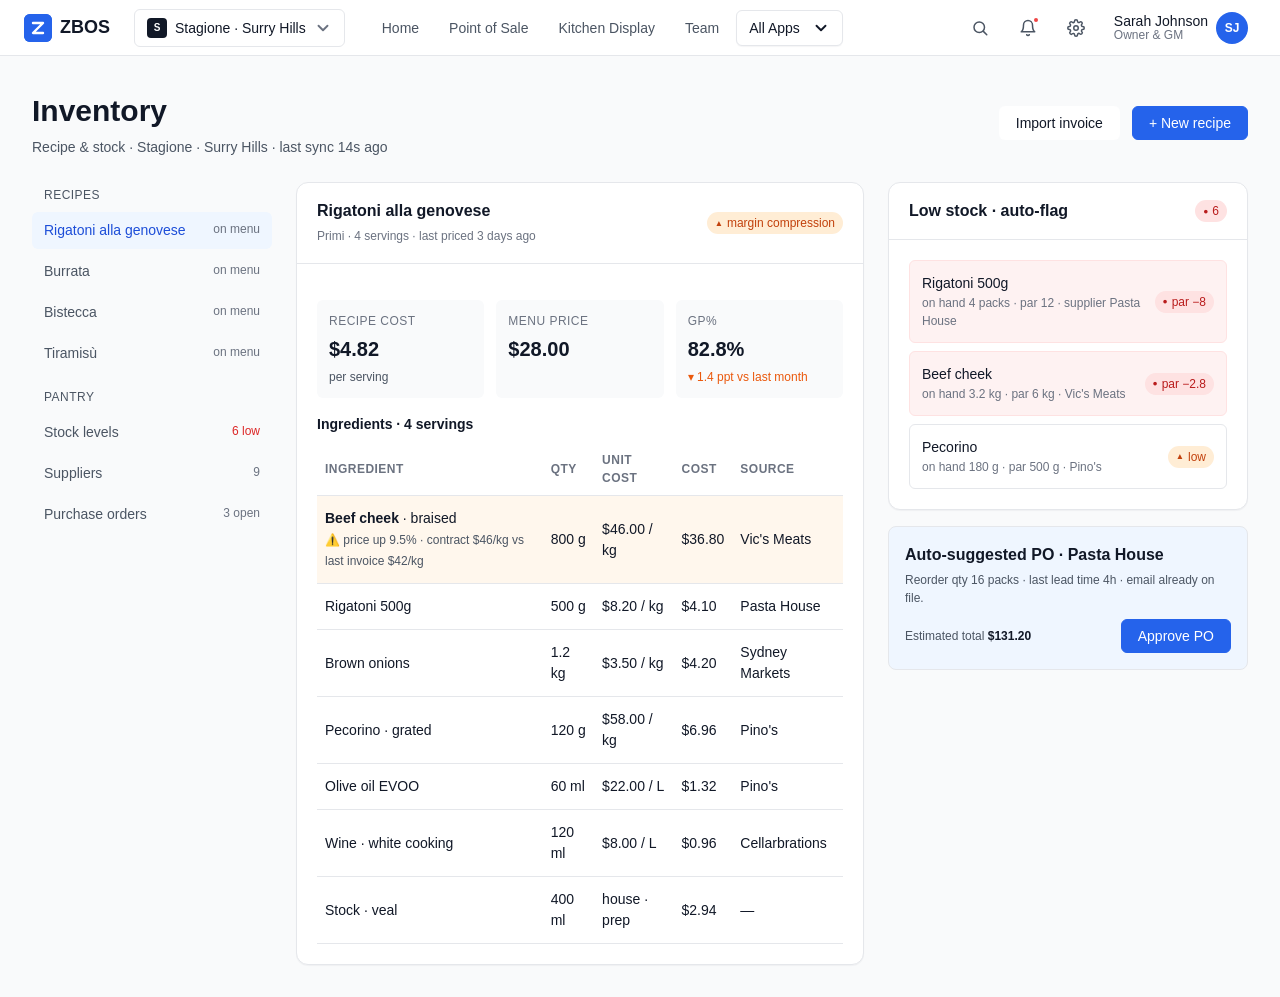
<file: inventory.html>
<!doctype html>
<html lang="en">
<head>
<meta charset="utf-8" />
<meta name="viewport" content="width=device-width, initial-scale=1" />
<title>ZBOS · Inventory</title>
<link rel="stylesheet" href="./tokens.css" />
<link rel="stylesheet" href="./shell.css" />
<style>
  .inv-grid { display: grid; grid-template-columns: 240px 1fr 360px; gap: var(--space-6); margin-top: var(--space-4); }
  .inv-tabs { display: flex; flex-direction: column; gap: var(--space-1); }
  .inv-tab { padding: var(--space-2) var(--space-3); border-radius: var(--radius-md); font-size: var(--text-sm); color: var(--text-secondary); cursor: pointer; }
  .inv-tab.is-active { background: var(--blue-50); color: var(--blue-700); font-weight: var(--weight-medium); }
  .inv-tab__count { float: right; font-size: var(--text-xs); color: var(--text-tertiary); }

  .recipe-head { display: flex; align-items: flex-start; justify-content: space-between; }
  .recipe-stats { display: grid; grid-template-columns: repeat(3, 1fr); gap: var(--space-3); margin: var(--space-4) 0; }
  .recipe-stat { padding: var(--space-3); background: var(--gray-50); border-radius: var(--radius-md); }
  .recipe-stat__label { font-size: var(--text-xs); color: var(--text-tertiary); text-transform: uppercase; letter-spacing: 0.04em; }
  .recipe-stat__val   { font-size: var(--text-xl); font-weight: var(--weight-semibold); margin-top: var(--space-1); }
  .recipe-stat__sub   { font-size: var(--text-xs); color: var(--text-secondary); margin-top: var(--space-1); }

  .ingredients { width: 100%; border-collapse: collapse; }
  .ingredients th { text-align: left; font-size: var(--text-xs); text-transform: uppercase; letter-spacing: 0.04em; color: var(--text-tertiary); padding: var(--space-2); border-bottom: 1px solid var(--border-subtle); }
  .ingredients td { padding: var(--space-3) var(--space-2); border-bottom: 1px solid var(--border-subtle); font-size: var(--text-sm); }
  .ingredients tr.is-flagged td { background: var(--orange-50); }

  .stock-list { display: flex; flex-direction: column; gap: var(--space-2); }
  .stock-row { display: flex; align-items: center; gap: var(--space-3); padding: var(--space-3); border: 1px solid var(--border-subtle); border-radius: var(--radius-md); background: var(--surface-card); }
  .stock-row.is-low { border-color: var(--red-100); background: var(--red-50); }
  .stock-row__name { flex: 1; font-size: var(--text-sm); font-weight: var(--weight-medium); }
  .stock-row__sub  { font-size: var(--text-xs); color: var(--text-tertiary); }

  .po-card { padding: var(--space-4); border: 1px solid var(--border-subtle); border-radius: var(--radius-lg); background: var(--blue-50); }
  .po-card__title { font-weight: var(--weight-semibold); margin-bottom: var(--space-1); }
</style>
</head>
<body>
<a href="#main" class="zb-skip">Skip to content</a>
<div class="zb-app">
  <header class="zb-topnav">
    <div class="zb-topnav__logo"><span class="zb-topnav__logo-mark" style="display:inline-flex;align-items:center;justify-content:center;width:28px;height:28px;background:#2563EB;color:#fff;border-radius:6px;font-weight:700;line-height:1;" aria-hidden="true"><svg viewBox="0 0 28 28" width="28" height="28" focusable="false" aria-hidden="true"><rect width="28" height="28" rx="6" fill="#2563EB"/><path d="M9 9 H19 L9 19 H19" stroke="#fff" stroke-width="2.4" stroke-linecap="round" stroke-linejoin="round" fill="none"/></svg></span><span>ZBOS</span></div>
    <button class="zb-tenant"><span class="zb-tenant__mark">S</span><span>Stagione · Surry Hills</span><span class="zb-tenant__caret" aria-hidden="true"><svg viewBox="0 0 24 24" width="14" height="14" fill="none" stroke="currentColor" stroke-width="2.5" stroke-linecap="round" stroke-linejoin="round" focusable="false"><polyline points="6 9 12 15 18 9"/></svg></span></button>
    <nav class="zb-topnav__items">
      <button class="zb-topnav__item" onclick="location.href='dashboard.html'">Home</button>
      <button class="zb-topnav__item" onclick="location.href='pos.html'">Point of Sale</button>
      <button class="zb-topnav__item" onclick="location.href='kds.html'">Kitchen Display</button>
      <button class="zb-topnav__item" onclick="location.href='roster.html'">Team</button>
      <button class="zb-topnav__item is-active">All Apps <svg viewBox="0 0 24 24" width="12" height="12" fill="none" stroke="currentColor" stroke-width="2.5" stroke-linecap="round" stroke-linejoin="round" focusable="false" aria-hidden="true" style="display:inline-block;vertical-align:middle;margin-left:4px;"><polyline points="6 9 12 15 18 9"/></svg></button>
    </nav>
    <div class="zb-topnav__right">
      <button class="zb-iconbtn" aria-label="Search"><svg viewBox="0 0 24 24" width="18" height="18" fill="none" stroke="currentColor" stroke-width="2" stroke-linecap="round" stroke-linejoin="round" focusable="false" aria-hidden="true"><circle cx="11" cy="11" r="7"/><line x1="16.5" y1="16.5" x2="21" y2="21"/></svg></button>
      <button class="zb-iconbtn" aria-label="Notifications"><svg viewBox="0 0 24 24" width="18" height="18" fill="none" stroke="currentColor" stroke-width="2" stroke-linecap="round" stroke-linejoin="round" focusable="false" aria-hidden="true"><path d="M18 8a6 6 0 0 0-12 0c0 7-3 9-3 9h18s-3-2-3-9"/><path d="M13.73 21a2 2 0 0 1-3.46 0"/></svg><span class="zb-iconbtn__dot"></span></button>
      <button class="zb-iconbtn" aria-label="Settings"><svg viewBox="0 0 24 24" width="18" height="18" fill="none" stroke="currentColor" stroke-width="2" stroke-linecap="round" stroke-linejoin="round" focusable="false" aria-hidden="true"><circle cx="12" cy="12" r="3"/><path d="M19.4 15a1.65 1.65 0 0 0 .33 1.82l.06.06a2 2 0 0 1-2.83 2.83l-.06-.06a1.65 1.65 0 0 0-1.82-.33 1.65 1.65 0 0 0-1 1.51V21a2 2 0 0 1-4 0v-.09A1.65 1.65 0 0 0 9 19.4a1.65 1.65 0 0 0-1.82.33l-.06.06a2 2 0 0 1-2.83-2.83l.06-.06a1.65 1.65 0 0 0 .33-1.82 1.65 1.65 0 0 0-1.51-1H3a2 2 0 0 1 0-4h.09A1.65 1.65 0 0 0 4.6 9a1.65 1.65 0 0 0-.33-1.82l-.06-.06a2 2 0 1 1 2.83-2.83l.06.06a1.65 1.65 0 0 0 1.82.33H9a1.65 1.65 0 0 0 1-1.51V3a2 2 0 0 1 4 0v.09a1.65 1.65 0 0 0 1 1.51 1.65 1.65 0 0 0 1.82-.33l.06-.06a2 2 0 1 1 2.83 2.83l-.06.06a1.65 1.65 0 0 0-.33 1.82V9a1.65 1.65 0 0 0 1.51 1H21a2 2 0 0 1 0 4h-.09a1.65 1.65 0 0 0-1.51 1z"/></svg></button>
      <div class="zb-user"><div class="zb-user__name-block"><span class="zb-user__name">Sarah Johnson</span><span class="zb-user__role">Owner & GM</span></div><span class="zb-avatar">SJ</span></div>
    </div>
  </header>

  <main id="main" tabindex="-1" class="zb-page">
    <div class="zb-page__header zb-row">
      <div class="zb-grow">
        <h1 class="zb-page__title">Inventory</h1>
        <p class="zb-page__subtitle">Recipe & stock · Stagione · Surry Hills · last sync 14s ago</p>
      </div>
      <button class="zb-btn">Import invoice</button>
      <button class="zb-btn zb-btn--primary">+ New recipe</button>
    </div>

    <div class="inv-grid">
      <!-- Left: section nav -->
      <aside class="zb-stack inv-tabs">
        <span class="zb-tiny zb-muted" style="text-transform: uppercase; letter-spacing: 0.04em; padding: var(--space-1) var(--space-3)">Recipes</span>
        <div class="inv-tab is-active">Rigatoni alla genovese <span class="inv-tab__count">on menu</span></div>
        <div class="inv-tab">Burrata <span class="inv-tab__count">on menu</span></div>
        <div class="inv-tab">Bistecca <span class="inv-tab__count">on menu</span></div>
        <div class="inv-tab">Tiramisù <span class="inv-tab__count">on menu</span></div>
        <span class="zb-tiny zb-muted" style="text-transform: uppercase; letter-spacing: 0.04em; padding: var(--space-3) var(--space-3) var(--space-1)">Pantry</span>
        <div class="inv-tab">Stock levels <span class="inv-tab__count" style="color: var(--red-600)">6 low</span></div>
        <div class="inv-tab">Suppliers <span class="inv-tab__count">9</span></div>
        <div class="inv-tab">Purchase orders <span class="inv-tab__count">3 open</span></div>
      </aside>

      <!-- Center: recipe detail -->
      <section class="zb-card">
        <div class="zb-card__head">
          <div>
            <h3 class="zb-card__title">Rigatoni alla genovese</h3>
            <span class="zb-card__sub">Primi · 4 servings · last priced 3 days ago</span>
          </div>
          <span class="zb-pill zb-pill--warn">margin compression</span>
        </div>
        <div class="zb-card__body">
          <div class="recipe-stats">
            <div class="recipe-stat"><div class="recipe-stat__label">Recipe cost</div><div class="recipe-stat__val">$4.82</div><div class="recipe-stat__sub">per serving</div></div>
            <div class="recipe-stat"><div class="recipe-stat__label">Menu price</div><div class="recipe-stat__val">$28.00</div></div>
            <div class="recipe-stat"><div class="recipe-stat__label">GP%</div><div class="recipe-stat__val">82.8%</div><div class="recipe-stat__sub" style="color: var(--orange-600)">▾ 1.4 ppt vs last month</div></div>
          </div>

          <h4 style="margin: var(--space-3) 0 var(--space-2); font-size: var(--text-sm); font-weight: var(--weight-semibold);">Ingredients · 4 servings</h4>
          <table class="ingredients">
            <thead><tr><th>Ingredient</th><th>Qty</th><th>Unit cost</th><th>Cost</th><th>Source</th></tr></thead>
            <tbody>
              <tr class="is-flagged">
                <td><strong>Beef cheek</strong> · braised<br><span class="zb-tiny zb-muted">⚠ price up 9.5% · contract $46/kg vs last invoice $42/kg</span></td>
                <td>800 g</td>
                <td>$46.00 / kg</td>
                <td>$36.80</td>
                <td>Vic's Meats</td>
              </tr>
              <tr><td>Rigatoni 500g</td><td>500 g</td><td>$8.20 / kg</td><td>$4.10</td><td>Pasta House</td></tr>
              <tr><td>Brown onions</td><td>1.2 kg</td><td>$3.50 / kg</td><td>$4.20</td><td>Sydney Markets</td></tr>
              <tr><td>Pecorino · grated</td><td>120 g</td><td>$58.00 / kg</td><td>$6.96</td><td>Pino's</td></tr>
              <tr><td>Olive oil EVOO</td><td>60 ml</td><td>$22.00 / L</td><td>$1.32</td><td>Pino's</td></tr>
              <tr><td>Wine · white cooking</td><td>120 ml</td><td>$8.00 / L</td><td>$0.96</td><td>Cellarbrations</td></tr>
              <tr><td>Stock · veal</td><td>400 ml</td><td>house · prep</td><td>$2.94</td><td>—</td></tr>
            </tbody>
          </table>
        </div>
      </section>

      <!-- Right: pantry / PO -->
      <aside class="zb-stack">
        <div class="zb-card">
          <div class="zb-card__head"><h3 class="zb-card__title">Low stock · auto-flag</h3><span class="zb-pill zb-pill--bad">6</span></div>
          <div class="zb-card__body">
            <div class="stock-list">
              <div class="stock-row is-low">
                <div class="zb-grow">
                  <div class="stock-row__name">Rigatoni 500g</div>
                  <div class="stock-row__sub">on hand 4 packs · par 12 · supplier Pasta House</div>
                </div>
                <span class="zb-pill zb-pill--bad">par −8</span>
              </div>
              <div class="stock-row is-low">
                <div class="zb-grow">
                  <div class="stock-row__name">Beef cheek</div>
                  <div class="stock-row__sub">on hand 3.2 kg · par 6 kg · Vic's Meats</div>
                </div>
                <span class="zb-pill zb-pill--bad">par −2.8</span>
              </div>
              <div class="stock-row">
                <div class="zb-grow">
                  <div class="stock-row__name">Pecorino</div>
                  <div class="stock-row__sub">on hand 180 g · par 500 g · Pino's</div>
                </div>
                <span class="zb-pill zb-pill--warn">low</span>
              </div>
            </div>
          </div>
        </div>

        <div class="po-card">
          <div class="po-card__title">Auto-suggested PO · Pasta House</div>
          <p class="zb-tiny zb-muted" style="margin: 0 0 var(--space-3);">Reorder qty 16 packs · last lead time 4h · email already on file.</p>
          <div class="zb-row" style="justify-content: space-between;">
            <span class="zb-tiny zb-muted">Estimated total <strong style="color: var(--text-primary)">$131.20</strong></span>
            <button class="zb-btn zb-btn--primary">Approve PO</button>
          </div>
        </div>
      </aside>
    </div>
  </main>
</div>
</body>
</html>
</file>
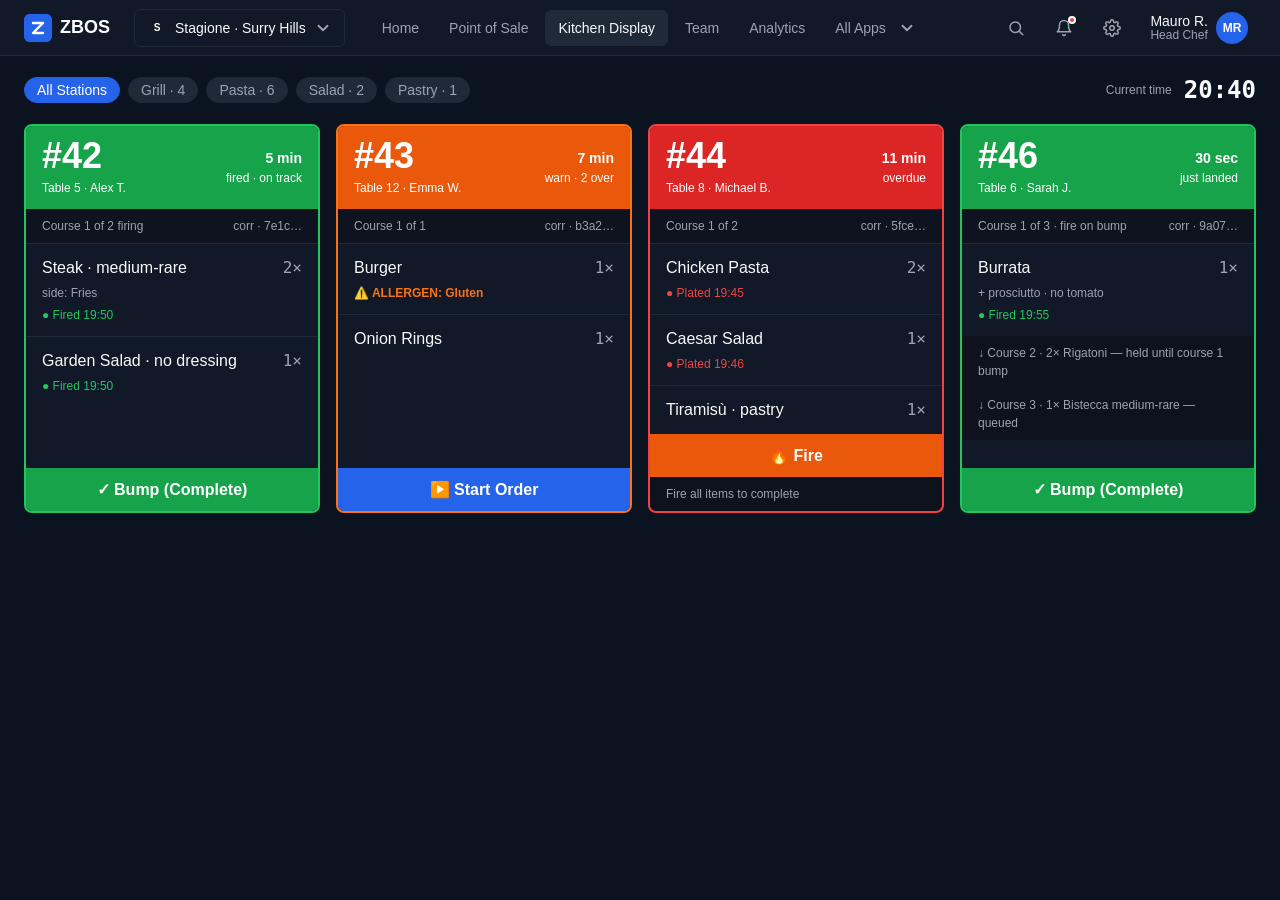
<file: kds.html>
<!doctype html>
<html lang="en">
<head>
<meta charset="utf-8" />
<meta name="viewport" content="width=device-width, initial-scale=1" />
<title>ZBOS · Kitchen Display</title>
<link rel="stylesheet" href="./tokens.css" />
<link rel="stylesheet" href="./shell.css" />
<style>
  body { background: var(--kds-bg); color: var(--kds-text-primary); }
  .kds-topbar { background: var(--kds-card); border-bottom: 1px solid var(--kds-card-border); }
  .kds-topbar .zb-topnav__item { color: var(--kds-text-secondary); }
  .kds-topbar .zb-topnav__item.is-active { background: #1F2937; color: var(--kds-text-primary); border-color: var(--kds-card-border); }
  .kds-topbar .zb-tenant { background: var(--kds-card); border-color: var(--kds-card-border); color: var(--kds-text-primary); }
  .kds-topbar .zb-tenant__caret { color: var(--kds-text-secondary); }
  .kds-topbar .zb-iconbtn { color: var(--kds-text-secondary); }
  .kds-topbar .zb-iconbtn:hover { background: #1F2937; color: var(--kds-text-primary); }
  .kds-topbar .zb-user__role, .kds-topbar .zb-user__name { color: var(--kds-text-primary); }

  .kds-bar { display: flex; align-items: center; gap: var(--space-3); padding: var(--space-4) var(--space-6); }
  .kds-stations { display: inline-flex; gap: var(--space-2); }
  .kds-station {
    padding: var(--space-1) var(--space-3); border-radius: var(--radius-pill);
    background: #1F2937; color: var(--kds-text-secondary); font-size: var(--text-sm); cursor: pointer;
    border: 1px solid var(--kds-card-border);
  }
  .kds-station.is-active { background: var(--blue-600); color: var(--white); border-color: var(--blue-600); }
  .kds-clock { font-family: var(--font-mono); font-size: var(--text-2xl); font-weight: var(--weight-semibold); }

  .kds-grid { display: grid; grid-template-columns: repeat(4, 1fr); gap: var(--space-4); padding: 0 var(--space-6) var(--space-6); }

  .kds-ticket {
    background: var(--kds-card);
    border: 2px solid var(--kds-card-border);
    border-radius: var(--radius-lg);
    overflow: hidden;
    display: flex; flex-direction: column;
  }
  .kds-ticket--ontrack  { border-color: var(--kds-status-ontrack); }
  .kds-ticket--warn     { border-color: var(--kds-status-warn); }
  .kds-ticket--overdue  { border-color: var(--kds-status-overdue); }

  .kds-ticket__head {
    display: flex; align-items: center; justify-content: space-between;
    padding: var(--space-3) var(--space-4);
    color: var(--white);
  }
  .kds-ticket--ontrack  .kds-ticket__head { background: var(--green-600); }
  .kds-ticket--warn     .kds-ticket__head { background: var(--orange-600); }
  .kds-ticket--overdue  .kds-ticket__head { background: var(--red-600); }

  .kds-ticket__num { font-size: var(--text-4xl); font-weight: var(--weight-bold); line-height: 1; }
  .kds-ticket__meta { text-align: right; font-size: var(--text-xs); }
  .kds-ticket__meta strong { display: block; font-size: var(--text-sm); }

  .kds-ticket__sub {
    display: flex; justify-content: space-between;
    padding: var(--space-2) var(--space-4);
    background: rgba(0,0,0,0.2); font-size: var(--text-xs); color: var(--kds-text-secondary);
  }

  .kds-line { padding: var(--space-3) var(--space-4); border-top: 1px solid var(--kds-card-border); }
  .kds-line__row { display: flex; justify-content: space-between; align-items: baseline; }
  .kds-line__name { font-size: var(--text-base); font-weight: var(--weight-medium); }
  .kds-line__qty { color: var(--kds-text-secondary); font-family: var(--font-mono); }
  .kds-line__mod { font-size: var(--text-xs); color: var(--kds-text-secondary); margin-top: var(--space-1); }
  .kds-line__allergen { color: var(--orange-500); font-weight: var(--weight-semibold); }
  .kds-line__status { font-size: var(--text-xs); color: var(--kds-status-ontrack); margin-top: var(--space-1); }

  .kds-cta {
    margin-top: auto;
    padding: var(--space-3) var(--space-4);
    border: none;
    color: var(--white); font-weight: var(--weight-semibold); font-size: var(--text-base);
    cursor: pointer;
  }
  .kds-cta--bump { background: var(--green-600); }
  .kds-cta--start { background: var(--blue-600); }
  .kds-cta--fire { background: var(--orange-600); }

  .kds-courseline {
    padding: var(--space-2) var(--space-4); font-size: var(--text-xs);
    color: var(--kds-text-secondary); background: rgba(0,0,0,0.25);
  }
</style>
</head>
<body>
<a href="#main" class="zb-skip">Skip to content</a>
<div class="zb-app">
  <header class="zb-topnav kds-topbar">
    <div class="zb-topnav__logo" style="color: var(--white)"><span class="zb-topnav__logo-mark" style="display:inline-flex;align-items:center;justify-content:center;width:28px;height:28px;background:#2563EB;color:#fff;border-radius:6px;font-weight:700;line-height:1;" aria-hidden="true"><svg viewBox="0 0 28 28" width="28" height="28" focusable="false" aria-hidden="true"><rect width="28" height="28" rx="6" fill="#2563EB"/><path d="M9 9 H19 L9 19 H19" stroke="#fff" stroke-width="2.4" stroke-linecap="round" stroke-linejoin="round" fill="none"/></svg></span><span>ZBOS</span></div>
    <button class="zb-tenant"><span class="zb-tenant__mark">S</span><span>Stagione · Surry Hills</span><span class="zb-tenant__caret" aria-hidden="true"><svg viewBox="0 0 24 24" width="14" height="14" fill="none" stroke="currentColor" stroke-width="2.5" stroke-linecap="round" stroke-linejoin="round" focusable="false"><polyline points="6 9 12 15 18 9"/></svg></span></button>
    <nav class="zb-topnav__items">
      <button class="zb-topnav__item">Home</button>
      <button class="zb-topnav__item">Point of Sale</button>
      <button class="zb-topnav__item is-active">Kitchen Display</button>
      <button class="zb-topnav__item">Team</button>
      <button class="zb-topnav__item">Analytics</button>
      <button class="zb-topnav__item">All Apps <svg viewBox="0 0 24 24" width="12" height="12" fill="none" stroke="currentColor" stroke-width="2.5" stroke-linecap="round" stroke-linejoin="round" focusable="false" aria-hidden="true" style="display:inline-block;vertical-align:middle;margin-left:4px;"><polyline points="6 9 12 15 18 9"/></svg></button>
    </nav>
    <div class="zb-topnav__right">
      <button class="zb-iconbtn" aria-label="Search"><svg viewBox="0 0 24 24" width="18" height="18" fill="none" stroke="currentColor" stroke-width="2" stroke-linecap="round" stroke-linejoin="round" focusable="false" aria-hidden="true"><circle cx="11" cy="11" r="7"/><line x1="16.5" y1="16.5" x2="21" y2="21"/></svg></button>
      <button class="zb-iconbtn" aria-label="Notifications"><svg viewBox="0 0 24 24" width="18" height="18" fill="none" stroke="currentColor" stroke-width="2" stroke-linecap="round" stroke-linejoin="round" focusable="false" aria-hidden="true"><path d="M18 8a6 6 0 0 0-12 0c0 7-3 9-3 9h18s-3-2-3-9"/><path d="M13.73 21a2 2 0 0 1-3.46 0"/></svg><span class="zb-iconbtn__dot"></span></button>
      <button class="zb-iconbtn" aria-label="Settings"><svg viewBox="0 0 24 24" width="18" height="18" fill="none" stroke="currentColor" stroke-width="2" stroke-linecap="round" stroke-linejoin="round" focusable="false" aria-hidden="true"><circle cx="12" cy="12" r="3"/><path d="M19.4 15a1.65 1.65 0 0 0 .33 1.82l.06.06a2 2 0 0 1-2.83 2.83l-.06-.06a1.65 1.65 0 0 0-1.82-.33 1.65 1.65 0 0 0-1 1.51V21a2 2 0 0 1-4 0v-.09A1.65 1.65 0 0 0 9 19.4a1.65 1.65 0 0 0-1.82.33l-.06.06a2 2 0 0 1-2.83-2.83l.06-.06a1.65 1.65 0 0 0 .33-1.82 1.65 1.65 0 0 0-1.51-1H3a2 2 0 0 1 0-4h.09A1.65 1.65 0 0 0 4.6 9a1.65 1.65 0 0 0-.33-1.82l-.06-.06a2 2 0 1 1 2.83-2.83l.06.06a1.65 1.65 0 0 0 1.82.33H9a1.65 1.65 0 0 0 1-1.51V3a2 2 0 0 1 4 0v.09a1.65 1.65 0 0 0 1 1.51 1.65 1.65 0 0 0 1.82-.33l.06-.06a2 2 0 1 1 2.83 2.83l-.06.06a1.65 1.65 0 0 0-.33 1.82V9a1.65 1.65 0 0 0 1.51 1H21a2 2 0 0 1 0 4h-.09a1.65 1.65 0 0 0-1.51 1z"/></svg></button>
      <div class="zb-user"><div class="zb-user__name-block"><span class="zb-user__name">Mauro R.</span><span class="zb-user__role" style="color: var(--kds-text-secondary)">Head Chef</span></div><span class="zb-avatar">MR</span></div>
    </div>
  </header>

  <main id="main" tabindex="-1" style="flex: 1; display: flex; flex-direction: column;">
  <div class="kds-bar">
    <div class="kds-stations">
      <button class="kds-station is-active">All Stations</button>
      <button class="kds-station">Grill · 4</button>
      <button class="kds-station">Pasta · 6</button>
      <button class="kds-station">Salad · 2</button>
      <button class="kds-station">Pastry · 1</button>
    </div>
    <div class="zb-grow"></div>
    <span class="zb-tiny" style="color: var(--kds-text-secondary)">Current time</span>
    <span class="kds-clock">19:55</span>
  </div>

  <div class="kds-grid">

    <article class="kds-ticket kds-ticket--ontrack">
      <header class="kds-ticket__head">
        <div><span class="kds-ticket__num">#42</span><div style="font-size: var(--text-xs); margin-top: var(--space-1)">Table 5 · Alex T.</div></div>
        <div class="kds-ticket__meta"><strong>5 min</strong>fired · on track</div>
      </header>
      <div class="kds-ticket__sub"><span>Course 1 of 2 firing</span><span>corr · 7e1c…</span></div>
      <div class="kds-line">
        <div class="kds-line__row"><span class="kds-line__name">Steak · medium-rare</span><span class="kds-line__qty">2×</span></div>
        <div class="kds-line__mod">side: Fries</div>
        <div class="kds-line__status">● Fired 19:50</div>
      </div>
      <div class="kds-line">
        <div class="kds-line__row"><span class="kds-line__name">Garden Salad · no dressing</span><span class="kds-line__qty">1×</span></div>
        <div class="kds-line__status">● Fired 19:50</div>
      </div>
      <button class="kds-cta kds-cta--bump">✓ Bump (Complete)</button>
    </article>

    <article class="kds-ticket kds-ticket--warn">
      <header class="kds-ticket__head">
        <div><span class="kds-ticket__num">#43</span><div style="font-size: var(--text-xs); margin-top: var(--space-1)">Table 12 · Emma W.</div></div>
        <div class="kds-ticket__meta"><strong>7 min</strong>warn · 2 over</div>
      </header>
      <div class="kds-ticket__sub"><span>Course 1 of 1</span><span>corr · b3a2…</span></div>
      <div class="kds-line">
        <div class="kds-line__row"><span class="kds-line__name">Burger</span><span class="kds-line__qty">1×</span></div>
        <div class="kds-line__mod"><span class="kds-line__allergen">⚠ ALLERGEN: Gluten</span></div>
      </div>
      <div class="kds-line">
        <div class="kds-line__row"><span class="kds-line__name">Onion Rings</span><span class="kds-line__qty">1×</span></div>
      </div>
      <button class="kds-cta kds-cta--start">▶ Start Order</button>
    </article>

    <article class="kds-ticket kds-ticket--overdue">
      <header class="kds-ticket__head">
        <div><span class="kds-ticket__num">#44</span><div style="font-size: var(--text-xs); margin-top: var(--space-1)">Table 8 · Michael B.</div></div>
        <div class="kds-ticket__meta"><strong>11 min</strong>overdue</div>
      </header>
      <div class="kds-ticket__sub"><span>Course 1 of 2</span><span>corr · 5fce…</span></div>
      <div class="kds-line">
        <div class="kds-line__row"><span class="kds-line__name">Chicken Pasta</span><span class="kds-line__qty">2×</span></div>
        <div class="kds-line__status" style="color: var(--kds-status-overdue)">● Plated 19:45</div>
      </div>
      <div class="kds-line">
        <div class="kds-line__row"><span class="kds-line__name">Caesar Salad</span><span class="kds-line__qty">1×</span></div>
        <div class="kds-line__status" style="color: var(--kds-status-overdue)">● Plated 19:46</div>
      </div>
      <div class="kds-line">
        <div class="kds-line__row"><span class="kds-line__name">Tiramisù · pastry</span><span class="kds-line__qty">1×</span></div>
      </div>
      <button class="kds-cta kds-cta--fire">🔥 Fire</button>
      <div class="kds-courseline">Fire all items to complete</div>
    </article>

    <article class="kds-ticket kds-ticket--ontrack">
      <header class="kds-ticket__head">
        <div><span class="kds-ticket__num">#46</span><div style="font-size: var(--text-xs); margin-top: var(--space-1)">Table 6 · Sarah J.</div></div>
        <div class="kds-ticket__meta"><strong>30 sec</strong>just landed</div>
      </header>
      <div class="kds-ticket__sub"><span>Course 1 of 3 · fire on bump</span><span>corr · 9a07…</span></div>
      <div class="kds-line">
        <div class="kds-line__row"><span class="kds-line__name">Burrata</span><span class="kds-line__qty">1×</span></div>
        <div class="kds-line__mod">+ prosciutto · no tomato</div>
        <div class="kds-line__status">● Fired 19:55</div>
      </div>
      <div class="kds-courseline">↓ Course 2 · 2× Rigatoni — held until course 1 bump</div>
      <div class="kds-courseline">↓ Course 3 · 1× Bistecca medium-rare — queued</div>
      <button class="kds-cta kds-cta--bump">✓ Bump (Complete)</button>
    </article>

  </div>
  </main>
</div>

<script>
/* ─────────────────────────────────────────────────────────────────────────
 * Demo wiring · 2026-05-08
 * Loads active KDS tickets from commerce service (3003), polls every 10s,
 * fades a ticket out when bumped (one POST /kds/items/:id/bump per item).
 * No structural / CSS / ARIA changes — JS-only DOM updates against the
 * existing scaffold class names.
 * ───────────────────────────────────────────────────────────────────────── */
(function () {
  'use strict';

  const COMMERCE = 'http://localhost:3003';
  const TOKEN = 'demo';
  const POLL_MS = 10000;

  const grid = document.querySelector('.kds-grid');
  const clockEl = document.querySelector('.kds-clock');

  function authHeaders() {
    return { 'Content-Type': 'application/json', 'Authorization': 'Bearer ' + TOKEN };
  }

  function escapeHtml(s) {
    return String(s == null ? '' : s).replace(/[&<>"']/g, function (c) {
      return ({ '&': '&amp;', '<': '&lt;', '>': '&gt;', '"': '&quot;', "'": '&#39;' })[c];
    });
  }

  function elapsedMin(iso) {
    if (!iso) return null;
    const t = new Date(iso).getTime();
    if (!t || Number.isNaN(t)) return null;
    return Math.max(0, Math.floor((Date.now() - t) / 60000));
  }

  function statusClass(min) {
    if (min == null) return 'kds-ticket--ontrack';
    if (min >= 10) return 'kds-ticket--overdue';
    if (min >= 6) return 'kds-ticket--warn';
    return 'kds-ticket--ontrack';
  }

  function statusLabel(min) {
    if (min == null) return 'fired';
    if (min >= 10) return 'overdue';
    if (min >= 6) return 'warn · 2 over';
    return 'on track';
  }

  function formatClock(d) {
    const hh = String(d.getHours()).padStart(2, '0');
    const mm = String(d.getMinutes()).padStart(2, '0');
    return hh + ':' + mm;
  }

  /** Tracks order_ids of tickets currently fading out so polls don't restore them. */
  const fading = new Set();

  async function loadKds() {
    if (!grid) return;
    let res;
    try {
      res = await fetch(COMMERCE + '/kds/active', { headers: authHeaders() });
    } catch (e) {
      grid.dataset.offline = '1';
      return;
    }
    delete grid.dataset.offline;
    if (!res.ok) return;
    const tickets = await res.json();
    if (!Array.isArray(tickets)) return;

    const visible = tickets.filter(function (t) { return !fading.has(ticketKey(t)); });
    const newKey = visible.map(function (t) {
      const ids = (t.items || []).map(function (i) { return i.id; }).join(',');
      return t.order_id + ':' + (t.course == null ? '_' : t.course) + ':' + ids;
    }).sort().join('|');
    if (grid.dataset.key === newKey) return;
    grid.dataset.key = newKey;

    grid.innerHTML = '';
    if (visible.length === 0) {
      const empty = document.createElement('p');
      empty.style.cssText = 'color:var(--kds-text-secondary);grid-column:1/-1;text-align:center;padding:48px;font-size:var(--text-base);';
      empty.textContent = 'No active tickets — fire an order from POS to see it here.';
      grid.appendChild(empty);
      return;
    }
    for (const t of visible) {
      grid.appendChild(renderTicket(t));
    }
  }

  function ticketKey(t) {
    return (t.order_id || '') + ':' + (t.course == null ? '_' : t.course);
  }

  function renderTicket(t) {
    const min = elapsedMin(t.sent_at);
    const cls = statusClass(min);
    const article = document.createElement('article');
    article.className = 'kds-ticket ' + cls;
    article.dataset.orderId = t.order_id || '';
    article.dataset.ticketKey = ticketKey(t);

    const num = (t.order_id || '').slice(0, 4).toUpperCase();
    const corr = (t.order_id || '').slice(0, 8);
    const tableLabel = t.table_label ? escapeHtml(t.table_label) : '—';
    const minLabel = min == null ? 'just now' : (min + ' min');

    let html =
      '<header class="kds-ticket__head">' +
        '<div>' +
          '<span class="kds-ticket__num">#' + escapeHtml(num) + '</span>' +
          '<div style="font-size: var(--text-xs); margin-top: var(--space-1)">Table ' + tableLabel + '</div>' +
        '</div>' +
        '<div class="kds-ticket__meta"><strong>' + escapeHtml(minLabel) + '</strong>' + escapeHtml(statusLabel(min)) + '</div>' +
      '</header>' +
      '<div class="kds-ticket__sub">' +
        '<span>Course ' + (t.course == null ? '—' : escapeHtml(t.course)) + '</span>' +
        '<span>corr · ' + escapeHtml(corr) + '</span>' +
      '</div>';

    const items = Array.isArray(t.items) ? t.items : [];
    for (const it of items) {
      const qty = it.quantity == null ? 1 : it.quantity;
      const mods = (it.modifiers && Array.isArray(it.modifiers) && it.modifiers.length > 0)
        ? it.modifiers.map(function (m) { return typeof m === 'string' ? m : (m && m.name) || ''; }).filter(Boolean).join(' · ')
        : '';
      html +=
        '<div class="kds-line">' +
          '<div class="kds-line__row">' +
            '<span class="kds-line__name">' + escapeHtml(it.product_name) + '</span>' +
            '<span class="kds-line__qty">' + escapeHtml(qty) + '×</span>' +
          '</div>' +
          (it.notes ? '<div class="kds-line__mod">' + escapeHtml(it.notes) + '</div>' : '') +
          (mods ? '<div class="kds-line__mod">' + escapeHtml(mods) + '</div>' : '') +
          '<div class="kds-line__status">● Fired</div>' +
        '</div>';
    }

    if (items.length > 0) {
      const ids = items.map(function (i) { return i.id; }).filter(Boolean).join(',');
      html += '<button class="kds-cta kds-cta--bump" data-bump-items="' + escapeHtml(ids) + '" aria-label="Bump and complete ticket">✓ Bump (Complete)</button>';
    }

    article.innerHTML = html;

    const btn = article.querySelector('.kds-cta--bump');
    if (btn) {
      btn.addEventListener('click', function () { onBump(article, btn); });
    }
    return article;
  }

  async function onBump(article, btn) {
    if (btn.disabled) return;
    btn.disabled = true;
    const ids = (btn.dataset.bumpItems || '').split(',').filter(Boolean);
    fading.add(article.dataset.ticketKey);
    try {
      for (const id of ids) {
        const r = await fetch(COMMERCE + '/kds/items/' + id + '/bump', {
          method: 'POST',
          headers: authHeaders(),
        });
        if (!r.ok) throw new Error('bump ' + id + ' ' + r.status);
      }
      // Fade out — keep in `fading` long enough to outlive a poll cycle so it
      // doesn't reappear if the API hasn't updated by the next refresh.
      article.style.transition = 'opacity 400ms ease, transform 400ms ease';
      article.style.opacity = '0';
      article.style.transform = 'scale(0.96)';
      setTimeout(function () {
        article.remove();
        // Force re-render on next poll.
        if (grid) delete grid.dataset.key;
      }, 420);
      setTimeout(function () { fading.delete(article.dataset.ticketKey); }, POLL_MS * 2);
    } catch (e) {
      btn.disabled = false;
      fading.delete(article.dataset.ticketKey);
      article.style.boxShadow = '0 0 0 2px var(--kds-status-overdue)';
    }
  }

  function tickClock() {
    if (!clockEl) return;
    clockEl.textContent = formatClock(new Date());
  }

  document.addEventListener('DOMContentLoaded', function () {
    tickClock();
    loadKds();
  });
  if (document.readyState === 'complete' || document.readyState === 'interactive') {
    tickClock();
    loadKds();
  }
  setInterval(loadKds, POLL_MS);
  setInterval(tickClock, 30000);
})();
</script>
</body>
</html>
</file>
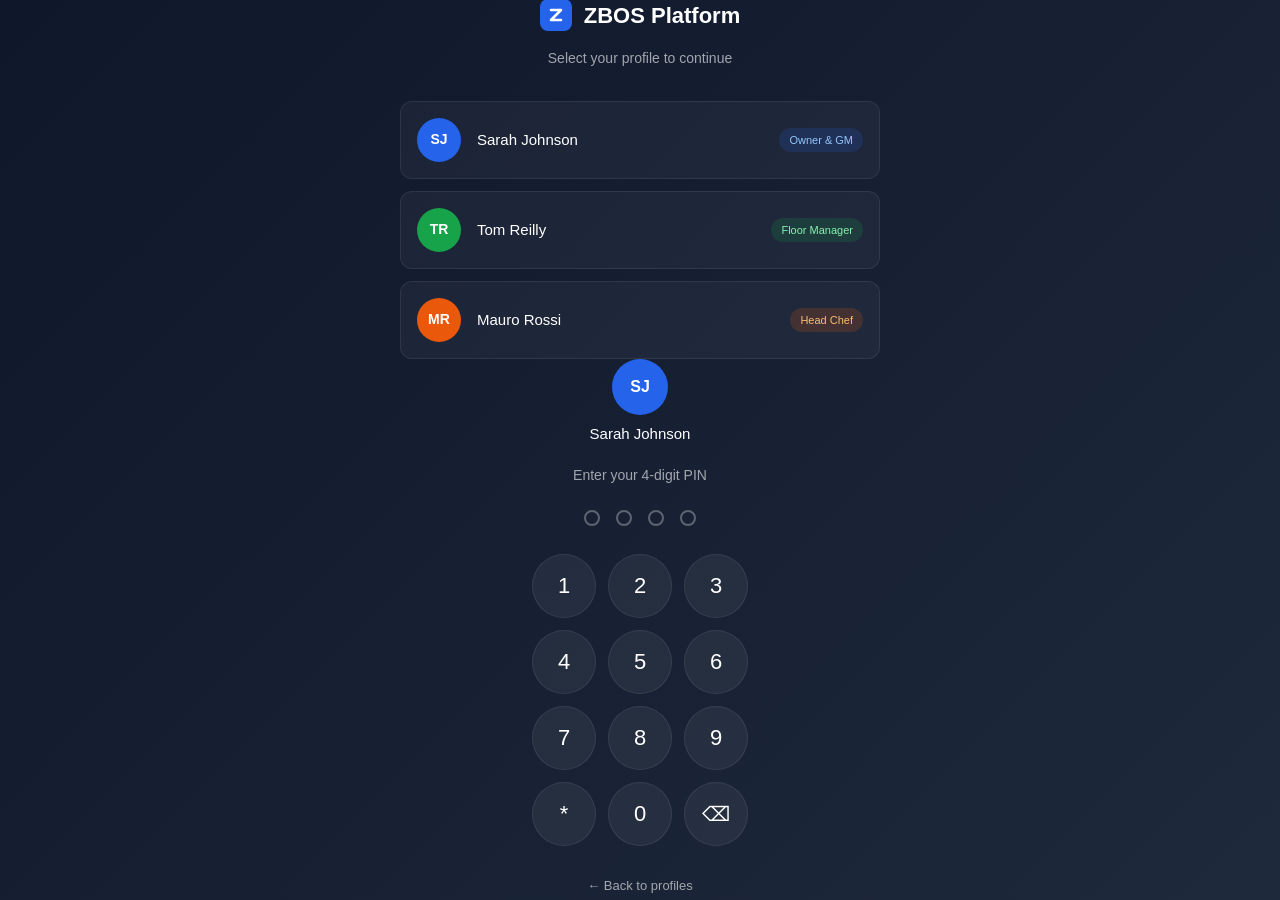
<file: pos.html>
<!doctype html>
<html lang="en">
<head>
<meta charset="utf-8" />
<meta name="viewport" content="width=device-width, initial-scale=1" />
<title>ZBOS · Point of Sale</title>
<link rel="stylesheet" href="./tokens.css" />
<link rel="stylesheet" href="./shell.css" />
<style>
  .pos-grid { display: grid; grid-template-columns: 1fr 380px; gap: var(--space-6); }
  .pos-products { display: grid; grid-template-columns: repeat(4, 1fr); gap: var(--space-3); margin-top: var(--space-4); }
  .pos-product { background: var(--surface-card); border: 1px solid var(--border-subtle); border-radius: var(--radius-lg); overflow: hidden; cursor: pointer; }
  .pos-product:hover { border-color: var(--blue-600); }
  .pos-product__img { aspect-ratio: 4/3; background: var(--gray-100); display: flex; align-items: center; justify-content: center; font-size: 2rem; }
  .pos-product__body { padding: var(--space-3); }
  .pos-product__name { font-size: var(--text-sm); font-weight: var(--weight-medium); margin: 0; }
  .pos-product__price { font-size: var(--text-sm); color: var(--text-secondary); margin-top: var(--space-1); }
  .order-rail { background: var(--surface-card); border: 1px solid var(--border-subtle); border-radius: var(--radius-xl); display: flex; flex-direction: column; min-height: 600px; }
  .order-rail__head { padding: var(--space-4); border-bottom: 1px solid var(--border-subtle); }
  .order-course { border-top: 1px solid var(--border-subtle); padding: var(--space-3) var(--space-4); }
  .order-course:first-of-type { border-top: none; }
  .order-course__head { display: flex; align-items: center; justify-content: space-between; font-size: var(--text-xs); text-transform: uppercase; color: var(--text-tertiary); letter-spacing: 0.04em; margin-bottom: var(--space-2); }
  .order-line { display: flex; justify-content: space-between; padding: var(--space-1) 0; font-size: var(--text-sm); }
  .order-line__mods { color: var(--text-tertiary); font-size: var(--text-xs); margin-left: var(--space-2); }
  .order-rail__totals { padding: var(--space-4); border-top: 1px solid var(--border-subtle); margin-top: auto; }
  .order-rail__row { display: flex; justify-content: space-between; font-size: var(--text-sm); padding: var(--space-1) 0; }
  .order-rail__total { font-weight: var(--weight-semibold); font-size: var(--text-base); }

  /* ── Login overlay ───────────────────────────────────────────── */
  .zb-login {
    position: fixed; inset: 0; z-index: 9999;
    background: linear-gradient(135deg, #0f172a 0%, #1e293b 100%);
    display: flex; align-items: center; justify-content: center;
    padding: var(--space-6);
    transition: opacity 400ms ease;
  }
  .zb-login.is-hidden { opacity: 0; pointer-events: none; }
  .zb-login__inner { width: 480px; max-width: 92vw; color: #fff; text-align: center; }
  .zb-login__brand { display: inline-flex; align-items: center; gap: 12px; font-size: 22px; font-weight: 600; margin-bottom: 8px; color: #fff; }
  .zb-login__brand-mark { display: inline-flex; align-items: center; justify-content: center; width: 32px; height: 32px; }
  .zb-login__sub { color: rgba(255,255,255,0.6); font-size: 14px; margin: 8px 0 32px; }

  .zb-login__tiles { display: flex; flex-direction: column; gap: 12px; }
  .zb-login__tile {
    display: flex; align-items: center; gap: 16px;
    padding: 16px;
    background: rgba(255,255,255,0.04);
    border: 1px solid rgba(255,255,255,0.08);
    border-radius: 12px;
    color: #fff; cursor: pointer;
    text-align: left; font: inherit; font-size: 14px;
    transition: background 150ms ease, transform 150ms ease, border-color 150ms ease;
  }
  .zb-login__tile:hover { background: rgba(255,255,255,0.08); border-color: rgba(255,255,255,0.18); transform: translateY(-1px); }
  .zb-login__tile:focus-visible { outline: 2px solid #2563EB; outline-offset: 2px; }

  .zb-login__avatar {
    width: 44px; height: 44px; border-radius: 999px;
    display: inline-flex; align-items: center; justify-content: center;
    font-weight: 600; font-size: 14px; color: #fff;
    flex-shrink: 0;
  }
  .zb-login__avatar--blue   { background: #2563EB; }
  .zb-login__avatar--green  { background: #16A34A; }
  .zb-login__avatar--orange { background: #EA580C; }
  .zb-login__avatar--lg { width: 56px; height: 56px; font-size: 16px; }

  .zb-login__name { flex: 1; font-weight: 500; font-size: 15px; color: #fff; }
  .zb-login__role-pill { padding: 4px 10px; border-radius: 999px; font-size: 11px; font-weight: 500; }
  .zb-login__role-pill--blue   { background: rgba(37,99,235,0.16);  color: #93C5FD; }
  .zb-login__role-pill--green  { background: rgba(22,163,74,0.18);  color: #86EFAC; }
  .zb-login__role-pill--orange { background: rgba(234,88,12,0.18);  color: #FDBA74; }

  .zb-login__pin { display: flex; flex-direction: column; align-items: center; gap: 8px; }
  .zb-login__pin-user { display: flex; flex-direction: column; align-items: center; gap: 8px; margin-bottom: 12px; }
  .zb-login__dots { display: flex; gap: 16px; margin: 12px 0 20px; }
  .zb-login__dot {
    width: 16px; height: 16px; border-radius: 999px;
    border: 2px solid rgba(255,255,255,0.3);
    transition: background 120ms ease, border-color 120ms ease, transform 120ms ease;
  }
  .zb-login__dot.is-filled { background: #2563EB; border-color: #2563EB; transform: scale(1.05); }

  .zb-login__keypad { display: grid; grid-template-columns: repeat(3, 64px); gap: 12px; justify-content: center; }
  .zb-login__key {
    width: 64px; height: 64px; border-radius: 50%;
    background: rgba(255,255,255,0.06);
    border: 1px solid rgba(255,255,255,0.08);
    color: #fff; font-size: 22px; font-weight: 500; font-family: var(--font-sans);
    cursor: pointer;
    transition: background 100ms ease, transform 80ms ease;
  }
  .zb-login__key:hover { background: rgba(255,255,255,0.12); }
  .zb-login__key:active { background: rgba(255,255,255,0.2); transform: scale(0.96); }
  .zb-login__key:focus-visible { outline: 2px solid #2563EB; outline-offset: 2px; }
  .zb-login__key--bksp { font-size: 20px; }

  .zb-login__back {
    background: none; border: none; color: rgba(255,255,255,0.6);
    cursor: pointer; font-size: 13px; margin-top: 16px; padding: 8px 12px;
    font-family: var(--font-sans);
  }
  .zb-login__back:hover { color: #fff; }
</style>
</head>
<body>
<a href="#main" class="zb-skip">Skip to content</a>
<div class="zb-app">

  <div id="zb-login" class="zb-login" role="dialog" aria-modal="true" aria-labelledby="zb-login-title">
    <div class="zb-login__inner">
      <div class="zb-login__brand">
        <span class="zb-login__brand-mark" aria-hidden="true">
          <svg viewBox="0 0 32 32" width="32" height="32" focusable="false" aria-hidden="true">
            <rect width="32" height="32" rx="8" fill="#2563EB"/>
            <path d="M11 11 H21 L11 21 H21" stroke="#fff" stroke-width="2.6" stroke-linecap="round" stroke-linejoin="round" fill="none"/>
          </svg>
        </span>
        <span id="zb-login-title">ZBOS Platform</span>
      </div>
      <p class="zb-login__sub" data-step-sub="tiles">Select your profile to continue</p>

      <div class="zb-login__tiles" data-step="tiles">
        <button type="button" class="zb-login__tile" data-user="sarah" data-target="pos">
          <span class="zb-login__avatar zb-login__avatar--blue" aria-hidden="true">SJ</span>
          <span class="zb-login__name">Sarah Johnson</span>
          <span class="zb-login__role-pill zb-login__role-pill--blue">Owner &amp; GM</span>
        </button>
        <button type="button" class="zb-login__tile" data-user="tom" data-target="pos">
          <span class="zb-login__avatar zb-login__avatar--green" aria-hidden="true">TR</span>
          <span class="zb-login__name">Tom Reilly</span>
          <span class="zb-login__role-pill zb-login__role-pill--green">Floor Manager</span>
        </button>
        <button type="button" class="zb-login__tile" data-user="mauro" data-target="kds">
          <span class="zb-login__avatar zb-login__avatar--orange" aria-hidden="true">MR</span>
          <span class="zb-login__name">Mauro Rossi</span>
          <span class="zb-login__role-pill zb-login__role-pill--orange">Head Chef</span>
        </button>
      </div>

      <div class="zb-login__pin" data-step="pin" hidden>
        <div class="zb-login__pin-user">
          <span class="zb-login__avatar zb-login__avatar--lg zb-login__avatar--blue" data-pin-avatar aria-hidden="true">SJ</span>
          <span class="zb-login__name" data-pin-name>Sarah Johnson</span>
        </div>
        <p class="zb-login__sub" style="margin: 0 0 4px;">Enter your 4-digit PIN</p>
        <div class="zb-login__dots" role="status" aria-label="PIN entry progress">
          <span class="zb-login__dot"></span>
          <span class="zb-login__dot"></span>
          <span class="zb-login__dot"></span>
          <span class="zb-login__dot"></span>
        </div>
        <div class="zb-login__keypad" role="group" aria-label="PIN keypad">
          <button type="button" class="zb-login__key" data-key="1">1</button>
          <button type="button" class="zb-login__key" data-key="2">2</button>
          <button type="button" class="zb-login__key" data-key="3">3</button>
          <button type="button" class="zb-login__key" data-key="4">4</button>
          <button type="button" class="zb-login__key" data-key="5">5</button>
          <button type="button" class="zb-login__key" data-key="6">6</button>
          <button type="button" class="zb-login__key" data-key="7">7</button>
          <button type="button" class="zb-login__key" data-key="8">8</button>
          <button type="button" class="zb-login__key" data-key="9">9</button>
          <button type="button" class="zb-login__key" data-key="*" aria-label="Star">*</button>
          <button type="button" class="zb-login__key" data-key="0">0</button>
          <button type="button" class="zb-login__key zb-login__key--bksp" data-key="back" aria-label="Backspace">⌫</button>
        </div>
        <button type="button" class="zb-login__back" data-back>← Back to profiles</button>
      </div>
    </div>
  </div>

  <header class="zb-topnav">
    <div class="zb-topnav__logo"><span class="zb-topnav__logo-mark" style="display:inline-flex;align-items:center;justify-content:center;width:28px;height:28px;background:#2563EB;color:#fff;border-radius:6px;font-weight:700;line-height:1;" aria-hidden="true"><svg viewBox="0 0 28 28" width="28" height="28" focusable="false" aria-hidden="true"><rect width="28" height="28" rx="6" fill="#2563EB"/><path d="M9 9 H19 L9 19 H19" stroke="#fff" stroke-width="2.4" stroke-linecap="round" stroke-linejoin="round" fill="none"/></svg></span><span>ZBOS</span></div>
    <button class="zb-tenant" type="button"><span class="zb-tenant__mark">S</span><span>Stagione · Surry Hills</span><span class="zb-tenant__caret" aria-hidden="true"><svg viewBox="0 0 24 24" width="14" height="14" fill="none" stroke="currentColor" stroke-width="2.5" stroke-linecap="round" stroke-linejoin="round" focusable="false"><polyline points="6 9 12 15 18 9"/></svg></span></button>
    <nav class="zb-topnav__items">
      <button class="zb-topnav__item" onclick="location.href='dashboard.html'">Home</button>
      <button class="zb-topnav__item is-active">Point of Sale</button>
      <button class="zb-topnav__item" onclick="location.href='kds.html'">Kitchen Display</button>
      <button class="zb-topnav__item" onclick="location.href='roster.html'">Team</button>
      <button class="zb-topnav__item" onclick="location.href='insights.html'">Analytics</button>
      <button class="zb-topnav__item">All Apps <svg viewBox="0 0 24 24" width="12" height="12" fill="none" stroke="currentColor" stroke-width="2.5" stroke-linecap="round" stroke-linejoin="round" focusable="false" aria-hidden="true" style="display:inline-block;vertical-align:middle;margin-left:4px;"><polyline points="6 9 12 15 18 9"/></svg></button>
    </nav>
    <div class="zb-topnav__right">
      <button class="zb-iconbtn" aria-label="Search"><svg viewBox="0 0 24 24" width="18" height="18" fill="none" stroke="currentColor" stroke-width="2" stroke-linecap="round" stroke-linejoin="round" focusable="false" aria-hidden="true"><circle cx="11" cy="11" r="7"/><line x1="16.5" y1="16.5" x2="21" y2="21"/></svg></button>
      <button class="zb-iconbtn" aria-label="Notifications"><svg viewBox="0 0 24 24" width="18" height="18" fill="none" stroke="currentColor" stroke-width="2" stroke-linecap="round" stroke-linejoin="round" focusable="false" aria-hidden="true"><path d="M18 8a6 6 0 0 0-12 0c0 7-3 9-3 9h18s-3-2-3-9"/><path d="M13.73 21a2 2 0 0 1-3.46 0"/></svg><span class="zb-iconbtn__dot"></span></button>
      <button class="zb-iconbtn" aria-label="Settings"><svg viewBox="0 0 24 24" width="18" height="18" fill="none" stroke="currentColor" stroke-width="2" stroke-linecap="round" stroke-linejoin="round" focusable="false" aria-hidden="true"><circle cx="12" cy="12" r="3"/><path d="M19.4 15a1.65 1.65 0 0 0 .33 1.82l.06.06a2 2 0 0 1-2.83 2.83l-.06-.06a1.65 1.65 0 0 0-1.82-.33 1.65 1.65 0 0 0-1 1.51V21a2 2 0 0 1-4 0v-.09A1.65 1.65 0 0 0 9 19.4a1.65 1.65 0 0 0-1.82.33l-.06.06a2 2 0 0 1-2.83-2.83l.06-.06a1.65 1.65 0 0 0 .33-1.82 1.65 1.65 0 0 0-1.51-1H3a2 2 0 0 1 0-4h.09A1.65 1.65 0 0 0 4.6 9a1.65 1.65 0 0 0-.33-1.82l-.06-.06a2 2 0 1 1 2.83-2.83l.06.06a1.65 1.65 0 0 0 1.82.33H9a1.65 1.65 0 0 0 1-1.51V3a2 2 0 0 1 4 0v.09a1.65 1.65 0 0 0 1 1.51 1.65 1.65 0 0 0 1.82-.33l.06-.06a2 2 0 1 1 2.83 2.83l-.06.06a1.65 1.65 0 0 0-.33 1.82V9a1.65 1.65 0 0 0 1.51 1H21a2 2 0 0 1 0 4h-.09a1.65 1.65 0 0 0-1.51 1z"/></svg></button>
      <div class="zb-user"><div class="zb-user__name-block"><span class="zb-user__name">Sarah Johnson</span><span class="zb-user__role">Owner & GM</span></div><span class="zb-avatar">SJ</span></div>
    </div>
  </header>

  <main id="main" tabindex="-1" class="zb-page">
    <div class="zb-page__header zb-row">
      <div class="zb-grow">
        <h1 class="zb-page__title">Point of Sale</h1>
        <p class="zb-page__subtitle">Table 6 · Sarah · 2 guests · opened 6:42pm</p>
      </div>
      <button class="zb-btn">Hold</button>
      <button class="zb-btn zb-btn--primary">Send to KDS</button>
    </div>

    <div class="pos-grid">
      <div>
        <div class="zb-search-row" style="margin-bottom: var(--space-3);">
          <span style="color: var(--text-tertiary)" aria-hidden="true">⌕</span>
          <label for="pos-search" class="zb-sr-only">Search items, modifiers, allergens</label>
          <input id="pos-search" type="search" placeholder="Search items, modifiers, allergens…" />
        </div>
        <div class="zb-chips">
          <button class="zb-chip is-active">All</button>
          <button class="zb-chip">Antipasti</button>
          <button class="zb-chip">Primi</button>
          <button class="zb-chip">Secondi</button>
          <button class="zb-chip">Dolci</button>
          <button class="zb-chip">Beverages</button>
        </div>

        <div class="pos-products">
          <div class="pos-product"><div class="pos-product__img">🧀</div><div class="pos-product__body"><p class="pos-product__name">Burrata</p><p class="pos-product__price">$22.00</p></div></div>
          <div class="pos-product"><div class="pos-product__img">🥗</div><div class="pos-product__body"><p class="pos-product__name">Carpaccio</p><p class="pos-product__price">$26.00</p></div></div>
          <div class="pos-product"><div class="pos-product__img">🍝</div><div class="pos-product__body"><p class="pos-product__name">Rigatoni alla genovese</p><p class="pos-product__price">$28.00 <span class="zb-pill zb-pill--warn" style="margin-left: var(--space-1)">low stock</span></p></div></div>
          <div class="pos-product"><div class="pos-product__img">🍜</div><div class="pos-product__body"><p class="pos-product__name">Linguine alle vongole</p><p class="pos-product__price">$32.00</p></div></div>
          <div class="pos-product"><div class="pos-product__img">🥩</div><div class="pos-product__body"><p class="pos-product__name">Bistecca</p><p class="pos-product__price">$48.00</p></div></div>
          <div class="pos-product"><div class="pos-product__img">🐟</div><div class="pos-product__body"><p class="pos-product__name">Pesce del giorno</p><p class="pos-product__price">$42.00</p></div></div>
          <div class="pos-product"><div class="pos-product__img">🍗</div><div class="pos-product__body"><p class="pos-product__name">Pollo alla milanese</p><p class="pos-product__price">$36.00</p></div></div>
          <div class="pos-product"><div class="pos-product__img">🍰</div><div class="pos-product__body"><p class="pos-product__name">Tiramisù</p><p class="pos-product__price">$14.00</p></div></div>
        </div>
      </div>

      <aside class="order-rail">
        <div class="order-rail__head">
          <div class="zb-row"><h3 class="zb-card__title zb-grow">Current Order</h3><span class="zb-pill zb-pill--brand">3 courses</span></div>
        </div>

        <div class="order-course">
          <div class="order-course__head"><span>Course 1 · Antipasti</span><span class="zb-pill zb-pill--ok">fired</span></div>
          <div class="order-line"><span>1× Burrata<br><span class="order-line__mods">+ prosciutto · no tomato</span></span><span>$26.00</span></div>
        </div>
        <div class="order-course">
          <div class="order-course__head"><span>Course 2 · Primi</span><span class="zb-pill zb-pill--neutral">held · fire on bump</span></div>
          <div class="order-line"><span>2× Rigatoni alla genovese</span><span>$56.00</span></div>
        </div>
        <div class="order-course">
          <div class="order-course__head"><span>Course 3 · Secondi</span><span class="zb-pill zb-pill--neutral">queued</span></div>
          <div class="order-line"><span>1× Bistecca<br><span class="order-line__mods">medium-rare</span></span><span>$48.00</span></div>
        </div>

        <div class="order-rail__totals">
          <div class="order-rail__row"><span>Subtotal</span><span>$130.00</span></div>
          <div class="order-rail__row"><span>GST included</span><span class="zb-muted">$11.82</span></div>
          <div class="order-rail__row order-rail__total"><span>Total</span><span>$130.00</span></div>
          <div style="margin-top: var(--space-3); display: flex; gap: var(--space-2);">
            <button class="zb-btn zb-grow">Print bill</button>
            <button class="zb-btn zb-btn--primary zb-grow">Pay</button>
          </div>
        </div>
      </aside>
    </div>
  </main>
</div>

<script>
/* ─────────────────────────────────────────────────────────────────────────
 * Demo wiring · 2026-05-08
 * Loads real Stagione products from product service (3004), creates and
 * fires real orders via commerce service (3003), shows toast with the
 * client-generated correlation_id (echoed via X-Correlation-Id header).
 * No structural / CSS / ARIA changes — JS-only DOM updates against the
 * existing scaffold class names.
 * ───────────────────────────────────────────────────────────────────────── */
(function () {
  'use strict';

  const COMMERCE = 'http://localhost:3003';
  const PRODUCTS = 'http://localhost:3004';
  const TOKEN = 'demo';

  const productGrid = document.querySelector('.pos-products');
  const orderRail = document.querySelector('.order-rail');
  const sendBtn = Array.from(document.querySelectorAll('.zb-btn--primary')).find(
    function (b) { return /Send to KDS/i.test(b.textContent || ''); }
  );

  /** @type {Array<{product_id:string,name:string,price_cents:number,quantity:number}>} */
  const cart = [];

  function authHeaders() {
    return { 'Content-Type': 'application/json', 'Authorization': 'Bearer ' + TOKEN };
  }

  function dollars(cents) {
    return '$' + (Math.round(cents) / 100).toFixed(2);
  }

  function escapeHtml(s) {
    return String(s == null ? '' : s).replace(/[&<>"']/g, function (c) {
      return ({ '&': '&amp;', '<': '&lt;', '>': '&gt;', '"': '&quot;', "'": '&#39;' })[c];
    });
  }

  function emojiFor(p) {
    const n = (p.name || '').toLowerCase();
    if (/burrata|mozzarella|cheese/.test(n)) return '🧀';
    if (/carpaccio|salad|insalata/.test(n)) return '🥗';
    if (/rigatoni|pasta|spaghetti|gnocchi|ravioli/.test(n)) return '🍝';
    if (/linguine|noodle|vongole/.test(n)) return '🍜';
    if (/bistecca|steak|beef|osso/.test(n)) return '🥩';
    if (/pesce|fish|branzino|salmon/.test(n)) return '🐟';
    if (/pollo|chicken|milanese/.test(n)) return '🍗';
    if (/tiramis|cake|dessert|gelato|panna/.test(n)) return '🍰';
    if (/wine|beer|cocktail|drink|negroni|spritz/.test(n)) return '🍷';
    if (/coffee|caffe|espresso|cappuccino/.test(n)) return '☕';
    return '🍽️';
  }

  async function loadProducts() {
    if (!productGrid) return;
    productGrid.innerHTML = '<p class="zb-muted" style="grid-column:1/-1;padding:var(--space-4)">Loading menu…</p>';
    try {
      const r = await fetch(PRODUCTS + '/products', { headers: authHeaders() });
      if (!r.ok) throw new Error('GET /products ' + r.status);
      const json = await r.json();
      const items = (json && Array.isArray(json.data)) ? json.data : [];
      productGrid.innerHTML = '';
      if (items.length === 0) {
        productGrid.innerHTML = '<p class="zb-muted" style="grid-column:1/-1;padding:var(--space-4)">No products available.</p>';
        return;
      }
      for (const p of items) {
        const card = document.createElement('div');
        card.className = 'pos-product';
        card.dataset.productId = p.id;
        card.tabIndex = 0;
        card.setAttribute('role', 'button');
        card.setAttribute('aria-label', 'Add ' + (p.name || 'item') + ' to order');
        card.innerHTML =
          '<div class="pos-product__img" aria-hidden="true">' + emojiFor(p) + '</div>' +
          '<div class="pos-product__body">' +
            '<p class="pos-product__name">' + escapeHtml(p.name) + '</p>' +
            '<p class="pos-product__price">' + dollars(p.price_cents) + '</p>' +
          '</div>';
        const handler = function () { addToCart(p); };
        card.addEventListener('click', handler);
        card.addEventListener('keydown', function (e) {
          if (e.key === 'Enter' || e.key === ' ') { e.preventDefault(); handler(); }
        });
        productGrid.appendChild(card);
      }
    } catch (e) {
      productGrid.innerHTML = '<p style="grid-column:1/-1;padding:var(--space-4);color:var(--text-negative)">Failed to load products: ' + escapeHtml(e.message) + '</p>';
    }
  }

  function addToCart(p) {
    const existing = cart.find(function (it) { return it.product_id === p.id; });
    if (existing) existing.quantity += 1;
    else cart.push({ product_id: p.id, name: p.name, price_cents: p.price_cents, quantity: 1 });
    renderCart();
  }

  function renderCart() {
    if (!orderRail) return;
    const head = orderRail.querySelector('.order-rail__head');
    const totals = orderRail.querySelector('.order-rail__totals');
    Array.from(orderRail.querySelectorAll('.order-course')).forEach(function (n) { n.remove(); });

    const block = document.createElement('div');
    block.className = 'order-course';
    let html = '<div class="order-course__head"><span>Course 1 · Demo</span>';
    if (cart.length === 0) {
      html += '<span class="zb-pill zb-pill--neutral">empty</span></div>';
      html += '<div class="order-line"><span class="zb-muted">Tap a product to add</span><span></span></div>';
    } else {
      html += '<span class="zb-pill zb-pill--brand">staged</span></div>';
      for (const it of cart) {
        html +=
          '<div class="order-line">' +
            '<span>' + it.quantity + '× ' + escapeHtml(it.name) + '</span>' +
            '<span>' + dollars(it.price_cents * it.quantity) + '</span>' +
          '</div>';
      }
    }
    block.innerHTML = html;
    if (head) head.after(block); else orderRail.insertBefore(block, totals);

    const subtotal = cart.reduce(function (acc, it) { return acc + it.price_cents * it.quantity; }, 0);
    if (totals) {
      const rows = totals.querySelectorAll('.order-rail__row');
      if (rows[0] && rows[0].lastElementChild) rows[0].lastElementChild.textContent = dollars(subtotal);
      if (rows[2] && rows[2].lastElementChild) rows[2].lastElementChild.textContent = dollars(subtotal);
    }

    const courseCountPill = orderRail.querySelector('.order-rail__head .zb-pill');
    if (courseCountPill) courseCountPill.textContent = cart.length === 0 ? '0 items' : cart.length + ' item' + (cart.length === 1 ? '' : 's');
  }

  function newCorrelationId() {
    if (window.crypto && typeof window.crypto.randomUUID === 'function') return window.crypto.randomUUID();
    // RFC 4122 v4 fallback.
    return 'xxxxxxxx-xxxx-4xxx-yxxx-xxxxxxxxxxxx'.replace(/[xy]/g, function (c) {
      const r = (Math.random() * 16) | 0;
      const v = c === 'x' ? r : (r & 0x3) | 0x8;
      return v.toString(16);
    });
  }

  async function fireOrder() {
    if (!sendBtn) return;
    if (cart.length === 0) { showToast('Cart is empty — tap a product first'); return; }

    sendBtn.disabled = true;
    const originalLabel = sendBtn.textContent;
    sendBtn.textContent = 'Sending…';

    const correlationId = newCorrelationId();
    try {
      const orderRes = await fetch(COMMERCE + '/orders', {
        method: 'POST',
        headers: Object.assign(authHeaders(), { 'X-Correlation-Id': correlationId }),
        body: JSON.stringify({ channel: 'pos' }),
      });
      if (!orderRes.ok) throw new Error('POST /orders ' + orderRes.status);
      const order = await orderRes.json();
      if (!order || !order.id) throw new Error('order id missing in response');

      const itemsRes = await fetch(COMMERCE + '/orders/' + order.id + '/items', {
        method: 'PUT',
        headers: authHeaders(),
        body: JSON.stringify({
          items: cart.map(function (it) {
            return { product_id: it.product_id, quantity: it.quantity, course: 1 };
          }),
        }),
      });
      if (!itemsRes.ok) throw new Error('PUT /orders/:id/items ' + itemsRes.status);

      const fireRes = await fetch(COMMERCE + '/orders/' + order.id + '/fire-course', {
        method: 'POST',
        headers: authHeaders(),
        body: JSON.stringify({ course: 1 }),
      });
      if (!fireRes.ok) throw new Error('POST /orders/:id/fire-course ' + fireRes.status);

      const ticket = correlationId.slice(0, 8);
      showToast('Order fired — Ticket #' + ticket);
      cart.length = 0;
      renderCart();
      setTimeout(function () { window.location.href = 'kds.html'; }, 2200);
    } catch (e) {
      showToast('Send failed: ' + (e && e.message ? e.message : 'unknown error'));
    } finally {
      sendBtn.disabled = false;
      sendBtn.textContent = originalLabel;
    }
  }

  function showToast(msg) {
    let t = document.getElementById('zb-toast');
    if (!t) {
      t = document.createElement('div');
      t.id = 'zb-toast';
      t.setAttribute('role', 'status');
      t.setAttribute('aria-live', 'polite');
      t.style.cssText = [
        'position:fixed', 'bottom:24px', 'left:50%',
        'transform:translateX(-50%)',
        'background:var(--gray-900)', 'color:var(--white)',
        'padding:12px 20px', 'border-radius:6px',
        'font-size:14px', 'font-family:var(--font-sans)',
        'box-shadow:var(--shadow-lg)',
        'z-index:500', 'opacity:0',
        'transition:opacity 200ms ease',
        'pointer-events:none',
      ].join(';');
      document.body.appendChild(t);
    }
    t.textContent = msg;
    requestAnimationFrame(function () { t.style.opacity = '1'; });
    if (t._tid) clearTimeout(t._tid);
    t._tid = setTimeout(function () { t.style.opacity = '0'; }, 4000);
  }

  if (sendBtn) sendBtn.addEventListener('click', fireOrder);
  document.addEventListener('DOMContentLoaded', function () {
    renderCart();
    loadProducts();
  });
  if (document.readyState === 'complete' || document.readyState === 'interactive') {
    renderCart();
    loadProducts();
  }
})();

/* ─────────────────────────────────────────────────────────────────────────
 * Login overlay · 2026-05-08
 * Three profile tiles → 4-digit PIN pad → fade overlay → optional KDS redirect.
 * No real auth — partner-demo affordance only. Any 4 digits accepted.
 * ───────────────────────────────────────────────────────────────────────── */
(function loginOverlay() {
  'use strict';
  const overlay = document.getElementById('zb-login');
  if (!overlay) return;

  const stepTiles = overlay.querySelector('[data-step="tiles"]');
  const stepPin = overlay.querySelector('[data-step="pin"]');
  const subEl = overlay.querySelector('[data-step-sub="tiles"]');
  const dots = overlay.querySelectorAll('.zb-login__dot');
  const pinAvatar = overlay.querySelector('[data-pin-avatar]');
  const pinName = overlay.querySelector('[data-pin-name]');

  const USERS = {
    sarah: { name: 'Sarah Johnson', initials: 'SJ', avatarVariant: 'zb-login__avatar--blue', target: 'pos' },
    tom:   { name: 'Tom Reilly',     initials: 'TR', avatarVariant: 'zb-login__avatar--green', target: 'pos' },
    mauro: { name: 'Mauro Rossi',    initials: 'MR', avatarVariant: 'zb-login__avatar--orange', target: 'kds' },
  };

  let currentUser = null;
  let pin = '';

  function showStep(step) {
    if (step === 'pin') {
      stepTiles.hidden = true;
      stepPin.hidden = false;
      if (subEl) subEl.style.display = 'none';
    } else {
      stepTiles.hidden = false;
      stepPin.hidden = true;
      if (subEl) subEl.style.display = '';
    }
  }

  function renderDots() {
    dots.forEach(function (d, i) {
      d.classList.toggle('is-filled', i < pin.length);
    });
  }

  function chooseUser(userKey) {
    const u = USERS[userKey];
    if (!u) return;
    currentUser = u;
    pinAvatar.textContent = u.initials;
    pinAvatar.className = 'zb-login__avatar zb-login__avatar--lg ' + u.avatarVariant;
    pinName.textContent = u.name;
    pin = '';
    renderDots();
    showStep('pin');
  }

  function pressKey(k) {
    if (k === 'back') {
      pin = pin.slice(0, -1);
    } else if (k === '*') {
      return; // demo: no-op
    } else if (/^\d$/.test(k) && pin.length < 4) {
      pin += k;
    }
    renderDots();
    if (pin.length === 4) {
      setTimeout(submit, 220);
    }
  }

  function submit() {
    if (!currentUser) return;
    overlay.classList.add('is-hidden');
    const target = currentUser.target;
    setTimeout(function () {
      overlay.style.display = 'none';
      if (target === 'kds') {
        window.location.href = 'kds.html';
      }
    }, 400);
  }

  overlay.querySelectorAll('.zb-login__tile').forEach(function (tile) {
    tile.addEventListener('click', function () { chooseUser(tile.dataset.user); });
  });
  overlay.querySelectorAll('.zb-login__key').forEach(function (key) {
    key.addEventListener('click', function () { pressKey(key.dataset.key); });
  });
  const backBtn = overlay.querySelector('[data-back]');
  if (backBtn) {
    backBtn.addEventListener('click', function () {
      pin = '';
      renderDots();
      currentUser = null;
      showStep('tiles');
    });
  }

  // Keyboard support: digits go to PIN, Backspace deletes, Esc returns to tiles.
  document.addEventListener('keydown', function (e) {
    if (overlay.classList.contains('is-hidden')) return;
    if (stepPin.hidden) return;
    if (/^\d$/.test(e.key)) { pressKey(e.key); e.preventDefault(); }
    else if (e.key === 'Backspace') { pressKey('back'); e.preventDefault(); }
    else if (e.key === 'Escape') {
      pin = '';
      renderDots();
      currentUser = null;
      showStep('tiles');
    }
  });
})();
</script>
</body>
</html>
</file>
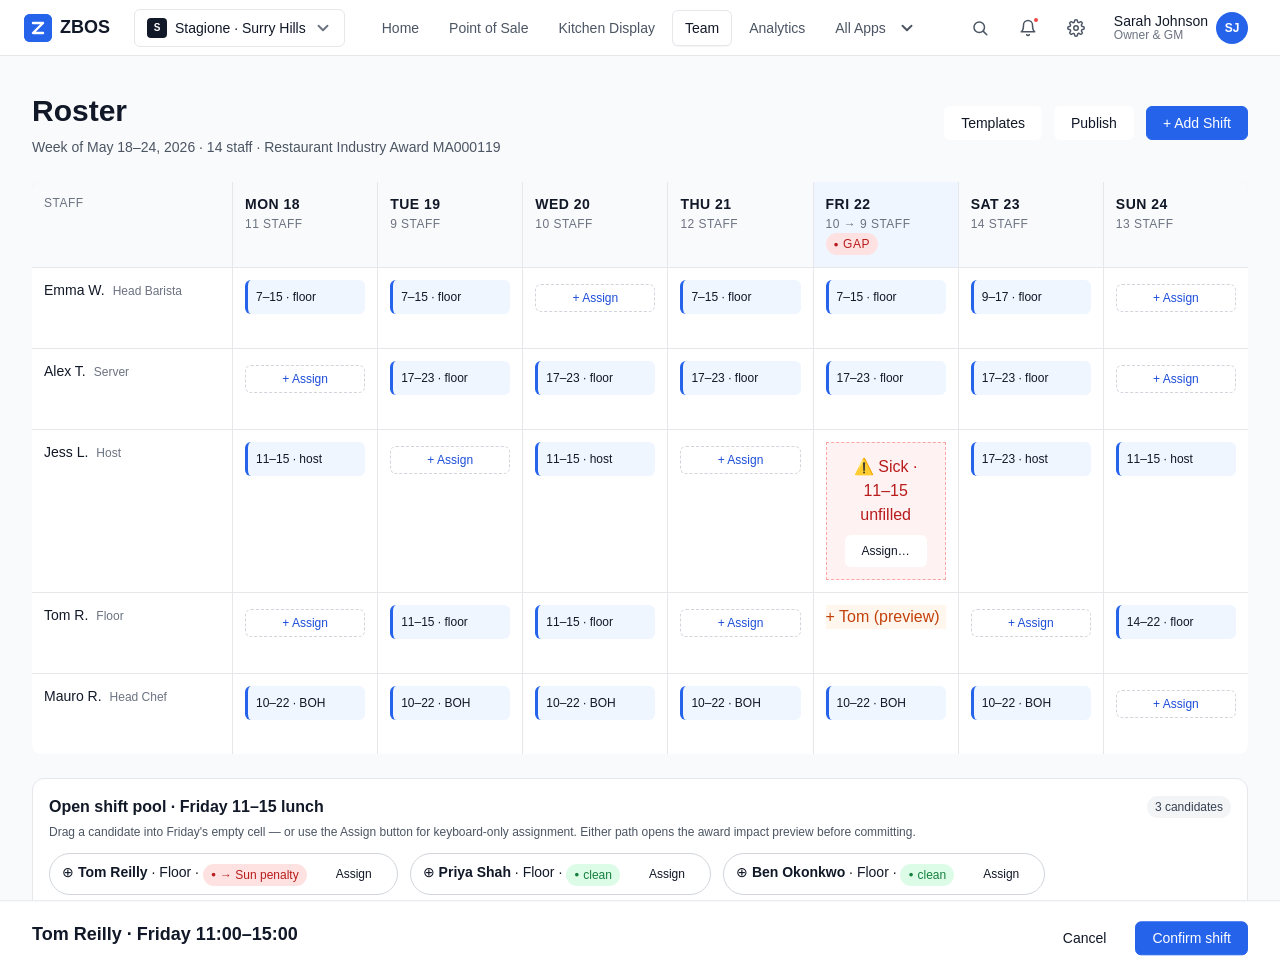
<file: roster.html>
<!doctype html>
<html lang="en">
<head>
<meta charset="utf-8" />
<meta name="viewport" content="width=device-width, initial-scale=1" />
<title>ZBOS · Roster</title>
<link rel="stylesheet" href="./tokens.css" />
<link rel="stylesheet" href="./shell.css" />
<style>
  /* Tabular data: real <table>. Visual layout via CSS Grid on the table element
     so screen readers get row/column semantics + we keep the day-strip look. */
  .roster-grid { display: grid; grid-template-columns: 200px repeat(7, 1fr); gap: 1px; background: var(--border-subtle); border-radius: var(--radius-lg); overflow: hidden; border-collapse: separate; width: 100%; }
  .roster-grid thead, .roster-grid tbody, .roster-grid tr { display: contents; }
  .roster-cell { background: var(--surface-card); padding: var(--space-3); min-height: 80px; vertical-align: top; }
  .roster-head { background: var(--gray-50); font-size: var(--text-xs); text-transform: uppercase; color: var(--text-tertiary); letter-spacing: 0.04em; padding: var(--space-3); text-align: left; font-weight: var(--weight-medium); }
  .roster-head--day strong { display: block; color: var(--text-primary); font-size: var(--text-sm); }
  .roster-head--day.is-highlight { background: var(--blue-50); }
  .roster-name__btn { background: none; border: none; padding: 0; font: inherit; color: inherit; cursor: pointer; text-align: left; }
  .roster-cell__assign { display: block; width: 100%; margin-top: var(--space-1); padding: var(--space-1) var(--space-2); font-size: var(--text-xs); color: var(--blue-700); background: transparent; border: 1px dashed var(--border-default); border-radius: var(--radius-md); cursor: pointer; min-height: 28px; }
  .roster-cell__assign:hover { border-color: var(--blue-600); background: var(--blue-50); }
  .roster-name { display: flex; align-items: center; gap: var(--space-2); font-weight: var(--weight-medium); font-size: var(--text-sm); }
  .roster-name__role { font-size: var(--text-xs); color: var(--text-tertiary); font-weight: var(--weight-regular); display: block; }
  .roster-shift { padding: var(--space-2); border-radius: var(--radius-md); background: var(--blue-50); border-left: 3px solid var(--blue-600); margin-bottom: var(--space-1); font-size: var(--text-xs); }
  .roster-shift--gap { background: var(--red-50); border-left-color: var(--red-600); border: 1px dashed var(--red-300, #FCA5A5); color: var(--red-700); text-align: center; padding: var(--space-3); }
  .roster-shift--ghost { background: var(--orange-50); border-left-color: var(--orange-500); color: var(--orange-700); }
  .open-pool { background: var(--surface-card); border: 1px solid var(--border-subtle); border-radius: var(--radius-xl); padding: var(--space-4); margin-top: var(--space-6); }
  .open-pool__items { display: flex; gap: var(--space-3); flex-wrap: wrap; margin-top: var(--space-3); }
  .open-pool__chip { display: inline-flex; align-items: center; gap: var(--space-2); padding: var(--space-2) var(--space-3); border: 1px solid var(--border-default); border-radius: var(--radius-pill); font-size: var(--text-sm); cursor: grab; }

  .penalty-drawer { position: fixed; bottom: 0; left: 0; right: 0; background: var(--surface-card); border-top: 1px solid var(--border-subtle); box-shadow: var(--shadow-lg); padding: var(--space-5) var(--space-8); z-index: var(--z-overlay); transform: translateY(100%); transition: transform 0.22s ease; }
  .penalty-drawer.is-open { transform: translateY(0); }
  .roster-cell.drag-over { outline: 2px dashed var(--blue-500); background: var(--blue-50); }
  .open-pool__chip[draggable]:active { opacity: 0.5; cursor: grabbing; }
  .penalty-drawer__head { display: flex; justify-content: space-between; align-items: flex-start; margin-bottom: var(--space-3); }
  .penalty-drawer__title { font-size: var(--text-lg); font-weight: var(--weight-semibold); margin: 0; }
  .penalty-drawer__sub { font-size: var(--text-sm); color: var(--text-secondary); }
  .penalty-grid { display: grid; grid-template-columns: repeat(4, 1fr); gap: var(--space-4); margin: var(--space-3) 0; }
  .penalty-tile { padding: var(--space-3); border: 1px solid var(--border-subtle); border-radius: var(--radius-md); }
  .penalty-tile__label { font-size: var(--text-xs); color: var(--text-tertiary); text-transform: uppercase; letter-spacing: 0.04em; }
  .penalty-tile__value { font-size: var(--text-base); font-weight: var(--weight-semibold); margin-top: var(--space-1); }
  .penalty-tile.is-warn { background: var(--orange-50); border-color: var(--orange-100); }
  .penalty-tile.is-bad { background: var(--red-50); border-color: var(--red-100); }
  .penalty-tile.is-ok { background: var(--green-50); border-color: var(--green-100); }
  .penalty-source { font-size: var(--text-xs); color: var(--text-tertiary); font-style: italic; }
</style>
</head>
<body>
<a href="#main" class="zb-skip">Skip to content</a>
<div class="zb-app">
  <header class="zb-topnav">
    <div class="zb-topnav__logo"><span class="zb-topnav__logo-mark" style="display:inline-flex;align-items:center;justify-content:center;width:28px;height:28px;background:#2563EB;color:#fff;border-radius:6px;font-weight:700;line-height:1;" aria-hidden="true"><svg viewBox="0 0 28 28" width="28" height="28" focusable="false" aria-hidden="true"><rect width="28" height="28" rx="6" fill="#2563EB"/><path d="M9 9 H19 L9 19 H19" stroke="#fff" stroke-width="2.4" stroke-linecap="round" stroke-linejoin="round" fill="none"/></svg></span><span>ZBOS</span></div>
    <button class="zb-tenant"><span class="zb-tenant__mark">S</span><span>Stagione · Surry Hills</span><span class="zb-tenant__caret" aria-hidden="true"><svg viewBox="0 0 24 24" width="14" height="14" fill="none" stroke="currentColor" stroke-width="2.5" stroke-linecap="round" stroke-linejoin="round" focusable="false"><polyline points="6 9 12 15 18 9"/></svg></span></button>
    <nav class="zb-topnav__items">
      <button class="zb-topnav__item" onclick="location.href='dashboard.html'">Home</button>
      <button class="zb-topnav__item" onclick="location.href='pos.html'">Point of Sale</button>
      <button class="zb-topnav__item" onclick="location.href='kds.html'">Kitchen Display</button>
      <button class="zb-topnav__item is-active">Team</button>
      <button class="zb-topnav__item" onclick="location.href='insights.html'">Analytics</button>
      <button class="zb-topnav__item">All Apps <svg viewBox="0 0 24 24" width="12" height="12" fill="none" stroke="currentColor" stroke-width="2.5" stroke-linecap="round" stroke-linejoin="round" focusable="false" aria-hidden="true" style="display:inline-block;vertical-align:middle;margin-left:4px;"><polyline points="6 9 12 15 18 9"/></svg></button>
    </nav>
    <div class="zb-topnav__right">
      <button class="zb-iconbtn" aria-label="Search"><svg viewBox="0 0 24 24" width="18" height="18" fill="none" stroke="currentColor" stroke-width="2" stroke-linecap="round" stroke-linejoin="round" focusable="false" aria-hidden="true"><circle cx="11" cy="11" r="7"/><line x1="16.5" y1="16.5" x2="21" y2="21"/></svg></button>
      <button class="zb-iconbtn" aria-label="Notifications"><svg viewBox="0 0 24 24" width="18" height="18" fill="none" stroke="currentColor" stroke-width="2" stroke-linecap="round" stroke-linejoin="round" focusable="false" aria-hidden="true"><path d="M18 8a6 6 0 0 0-12 0c0 7-3 9-3 9h18s-3-2-3-9"/><path d="M13.73 21a2 2 0 0 1-3.46 0"/></svg><span class="zb-iconbtn__dot"></span></button>
      <button class="zb-iconbtn" aria-label="Settings"><svg viewBox="0 0 24 24" width="18" height="18" fill="none" stroke="currentColor" stroke-width="2" stroke-linecap="round" stroke-linejoin="round" focusable="false" aria-hidden="true"><circle cx="12" cy="12" r="3"/><path d="M19.4 15a1.65 1.65 0 0 0 .33 1.82l.06.06a2 2 0 0 1-2.83 2.83l-.06-.06a1.65 1.65 0 0 0-1.82-.33 1.65 1.65 0 0 0-1 1.51V21a2 2 0 0 1-4 0v-.09A1.65 1.65 0 0 0 9 19.4a1.65 1.65 0 0 0-1.82.33l-.06.06a2 2 0 0 1-2.83-2.83l.06-.06a1.65 1.65 0 0 0 .33-1.82 1.65 1.65 0 0 0-1.51-1H3a2 2 0 0 1 0-4h.09A1.65 1.65 0 0 0 4.6 9a1.65 1.65 0 0 0-.33-1.82l-.06-.06a2 2 0 1 1 2.83-2.83l.06.06a1.65 1.65 0 0 0 1.82.33H9a1.65 1.65 0 0 0 1-1.51V3a2 2 0 0 1 4 0v.09a1.65 1.65 0 0 0 1 1.51 1.65 1.65 0 0 0 1.82-.33l.06-.06a2 2 0 1 1 2.83 2.83l-.06.06a1.65 1.65 0 0 0-.33 1.82V9a1.65 1.65 0 0 0 1.51 1H21a2 2 0 0 1 0 4h-.09a1.65 1.65 0 0 0-1.51 1z"/></svg></button>
      <div class="zb-user"><div class="zb-user__name-block"><span class="zb-user__name">Sarah Johnson</span><span class="zb-user__role">Owner & GM</span></div><span class="zb-avatar">SJ</span></div>
    </div>
  </header>

  <main id="main" tabindex="-1" class="zb-page" style="padding-bottom: var(--space-8);">
    <div class="zb-page__header zb-row">
      <div class="zb-grow">
        <h1 class="zb-page__title">Roster</h1>
        <p class="zb-page__subtitle">Week of May 18–24, 2026 · 14 staff · Restaurant Industry Award MA000119</p>
      </div>
      <button class="zb-btn">Templates</button>
      <button class="zb-btn">Publish</button>
      <button class="zb-btn zb-btn--primary">+ Add Shift</button>
    </div>

    <table class="roster-grid" role="grid" aria-label="Weekly roster">
      <thead>
        <tr>
          <th class="roster-head" scope="col">Staff</th>
          <th class="roster-head roster-head--day" scope="col"><strong>Mon 18</strong>11 staff</th>
          <th class="roster-head roster-head--day" scope="col"><strong>Tue 19</strong>9 staff</th>
          <th class="roster-head roster-head--day" scope="col"><strong>Wed 20</strong>10 staff</th>
          <th class="roster-head roster-head--day" scope="col"><strong>Thu 21</strong>12 staff</th>
          <th class="roster-head roster-head--day is-highlight" scope="col"><strong>Fri 22</strong>10 → 9 staff <span class="zb-pill zb-pill--bad">gap</span></th>
          <th class="roster-head roster-head--day" scope="col"><strong>Sat 23</strong>14 staff</th>
          <th class="roster-head roster-head--day" scope="col"><strong>Sun 24</strong>13 staff</th>
        </tr>
      </thead>
      <tbody>
        <tr>
          <th class="roster-cell" scope="row"><span class="roster-name">Emma W.<span class="roster-name__role">Head Barista</span></span></th>
          <td class="roster-cell"><div class="roster-shift">7–15 · floor</div></td>
          <td class="roster-cell"><div class="roster-shift">7–15 · floor</div></td>
          <td class="roster-cell"><button type="button" class="roster-cell__assign" aria-label="Assign Emma W. to Wednesday May 20">+ Assign</button></td>
          <td class="roster-cell"><div class="roster-shift">7–15 · floor</div></td>
          <td class="roster-cell"><div class="roster-shift">7–15 · floor</div></td>
          <td class="roster-cell"><div class="roster-shift">9–17 · floor</div></td>
          <td class="roster-cell"><button type="button" class="roster-cell__assign" aria-label="Assign Emma W. to Sunday May 24">+ Assign</button></td>
        </tr>
        <tr>
          <th class="roster-cell" scope="row"><span class="roster-name">Alex T.<span class="roster-name__role">Server</span></span></th>
          <td class="roster-cell"><button type="button" class="roster-cell__assign" aria-label="Assign Alex T. to Monday May 18">+ Assign</button></td>
          <td class="roster-cell"><div class="roster-shift">17–23 · floor</div></td>
          <td class="roster-cell"><div class="roster-shift">17–23 · floor</div></td>
          <td class="roster-cell"><div class="roster-shift">17–23 · floor</div></td>
          <td class="roster-cell"><div class="roster-shift">17–23 · floor</div></td>
          <td class="roster-cell"><div class="roster-shift">17–23 · floor</div></td>
          <td class="roster-cell"><button type="button" class="roster-cell__assign" aria-label="Assign Alex T. to Sunday May 24">+ Assign</button></td>
        </tr>
        <tr>
          <th class="roster-cell" scope="row"><span class="roster-name">Jess L.<span class="roster-name__role">Host</span></span></th>
          <td class="roster-cell"><div class="roster-shift">11–15 · host</div></td>
          <td class="roster-cell"><button type="button" class="roster-cell__assign" aria-label="Assign Jess L. to Tuesday May 19">+ Assign</button></td>
          <td class="roster-cell"><div class="roster-shift">11–15 · host</div></td>
          <td class="roster-cell"><button type="button" class="roster-cell__assign" aria-label="Assign Jess L. to Thursday May 21">+ Assign</button></td>
          <td class="roster-cell"><div class="roster-shift--gap" role="status">⚠ Sick · 11–15 unfilled <button type="button" class="zb-btn" style="margin-top: var(--space-2); font-size: var(--text-xs);" aria-label="Assign someone to Friday May 22 lunch shift">Assign…</button></div></td>
          <td class="roster-cell"><div class="roster-shift">17–23 · host</div></td>
          <td class="roster-cell"><div class="roster-shift">11–15 · host</div></td>
        </tr>
        <tr>
          <th class="roster-cell" scope="row"><span class="roster-name">Tom R.<span class="roster-name__role">Floor</span></span></th>
          <td class="roster-cell"><button type="button" class="roster-cell__assign" aria-label="Assign Tom R. to Monday May 18">+ Assign</button></td>
          <td class="roster-cell"><div class="roster-shift">11–15 · floor</div></td>
          <td class="roster-cell"><div class="roster-shift">11–15 · floor</div></td>
          <td class="roster-cell"><button type="button" class="roster-cell__assign" aria-label="Assign Tom R. to Thursday May 21">+ Assign</button></td>
          <td class="roster-cell"><div class="roster-shift--ghost" aria-live="polite">+ Tom (preview)</div></td>
          <td class="roster-cell"><button type="button" class="roster-cell__assign" aria-label="Assign Tom R. to Saturday May 23">+ Assign</button></td>
          <td class="roster-cell"><div class="roster-shift">14–22 · floor</div></td>
        </tr>
        <tr>
          <th class="roster-cell" scope="row"><span class="roster-name">Mauro R.<span class="roster-name__role">Head Chef</span></span></th>
          <td class="roster-cell"><div class="roster-shift">10–22 · BOH</div></td>
          <td class="roster-cell"><div class="roster-shift">10–22 · BOH</div></td>
          <td class="roster-cell"><div class="roster-shift">10–22 · BOH</div></td>
          <td class="roster-cell"><div class="roster-shift">10–22 · BOH</div></td>
          <td class="roster-cell"><div class="roster-shift">10–22 · BOH</div></td>
          <td class="roster-cell"><div class="roster-shift">10–22 · BOH</div></td>
          <td class="roster-cell"><button type="button" class="roster-cell__assign" aria-label="Assign Mauro R. to Sunday May 24">+ Assign</button></td>
        </tr>
      </tbody>
    </table>

    <section class="open-pool" aria-label="Open shift pool, Friday lunch">
      <div class="zb-row"><h3 class="zb-card__title zb-grow">Open shift pool · Friday 11–15 lunch</h3><span class="zb-pill zb-pill--neutral">3 candidates</span></div>
      <p class="zb-tiny zb-muted" style="margin-top: var(--space-1);">Drag a candidate into Friday's empty cell — or use the Assign button for keyboard-only assignment. Either path opens the award impact preview before committing.</p>
      <ul class="open-pool__items" style="list-style: none; padding: 0;">
        <li class="open-pool__chip" draggable="true" data-name="Tom Reilly" data-penalty="bad">
          <span>⊕ <strong>Tom Reilly</strong> · Floor · <span class="zb-pill zb-pill--bad">→ Sun penalty</span></span>
          <button type="button" class="zb-btn assign-btn" data-name="Tom Reilly" data-penalty="bad" style="margin-left: var(--space-2); padding: var(--space-1) var(--space-3); font-size: var(--text-xs);" aria-label="Assign Tom Reilly to Friday lunch">Assign</button>
        </li>
        <li class="open-pool__chip" draggable="true" data-name="Priya Shah" data-penalty="ok">
          <span>⊕ <strong>Priya Shah</strong> · Floor · <span class="zb-pill zb-pill--ok">clean</span></span>
          <button type="button" class="zb-btn assign-btn" data-name="Priya Shah" data-penalty="ok" style="margin-left: var(--space-2); padding: var(--space-1) var(--space-3); font-size: var(--text-xs);" aria-label="Assign Priya Shah to Friday lunch">Assign</button>
        </li>
        <li class="open-pool__chip" draggable="true" data-name="Ben Okonkwo" data-penalty="ok">
          <span>⊕ <strong>Ben Okonkwo</strong> · Floor · <span class="zb-pill zb-pill--ok">clean</span></span>
          <button type="button" class="zb-btn assign-btn" data-name="Ben Okonkwo" data-penalty="ok" style="margin-left: var(--space-2); padding: var(--space-1) var(--space-3); font-size: var(--text-xs);" aria-label="Assign Ben Okonkwo to Friday lunch">Assign</button>
        </li>
      </ul>
    </section>
  </main>

  <!-- Penalty Preview Drawer -->
  <aside id="penalty-drawer" class="penalty-drawer" role="dialog" aria-label="Award compliance preview" aria-modal="true">
    <div class="penalty-drawer__head">
      <div>
        <h3 id="drawer-title" class="penalty-drawer__title">Tom Reilly · Friday 11:00–15:00</h3>
        <p class="penalty-drawer__sub">Preview — Restaurant Industry Award MA000119</p>
      </div>
      <div class="zb-row">
        <button id="drawer-cancel" class="zb-btn">Cancel</button>
        <button id="drawer-confirm" class="zb-btn zb-btn--primary">Confirm shift</button>
      </div>
    </div>
    <div id="penalty-grid-tom" class="penalty-grid">
      <div class="penalty-tile is-warn">
        <div class="penalty-tile__label">Hours this week</div>
        <div class="penalty-tile__value">47h <span class="zb-pill zb-pill--warn">+OT 9h</span></div>
        <p class="zb-tiny zb-muted" style="margin-top: var(--space-1)">Over 38h → overtime triggered</p>
      </div>
      <div class="penalty-tile is-bad">
        <div class="penalty-tile__label">Sun 24 penalty</div>
        <div class="penalty-tile__value">200%</div>
        <p class="zb-tiny zb-muted" style="margin-top: var(--space-1)">Clause 26.2 · existing Sun 14:00–22:00 shift</p>
      </div>
      <div class="penalty-tile is-bad">
        <div class="penalty-tile__label">Wage cost delta (fortnight)</div>
        <div class="penalty-tile__value">+ $184.50</div>
      </div>
      <div class="penalty-tile is-ok">
        <div class="penalty-tile__label">Compliance</div>
        <div class="penalty-tile__value">✓ rest · ✓ daily cap</div>
        <p class="zb-tiny zb-muted" style="margin-top: var(--space-1)">10h rest window OK · &lt; 12h day</p>
      </div>
    </div>
    <div id="penalty-grid-clean" class="penalty-grid" style="display:none">
      <div class="penalty-tile is-ok">
        <div class="penalty-tile__label">Hours this week</div>
        <div class="penalty-tile__value">32h <span class="zb-pill zb-pill--ok">under cap</span></div>
        <p class="zb-tiny zb-muted" style="margin-top: var(--space-1)">Well within 38h ordinary time</p>
      </div>
      <div class="penalty-tile is-ok">
        <div class="penalty-tile__label">Weekend penalty</div>
        <div class="penalty-tile__value">None</div>
        <p class="zb-tiny zb-muted" style="margin-top: var(--space-1)">No existing weekend shifts this fortnight</p>
      </div>
      <div class="penalty-tile is-ok">
        <div class="penalty-tile__label">Wage cost delta (fortnight)</div>
        <div class="penalty-tile__value">+ $64.00</div>
      </div>
      <div class="penalty-tile is-ok">
        <div class="penalty-tile__label">Compliance</div>
        <div class="penalty-tile__value">✓ rest · ✓ daily cap</div>
        <p class="zb-tiny zb-muted" style="margin-top: var(--space-1)">10h rest window OK · &lt; 12h day</p>
      </div>
    </div>
    <p class="penalty-source">Live evaluation · award rules engine · sources: ShiftStarted, ClockOut, contract terms.</p>
  </aside>
</div>

<script>
(function () {
  var drawer = document.getElementById('penalty-drawer');
  var drawerTitle = document.getElementById('drawer-title');
  var gridTom = document.getElementById('penalty-grid-tom');
  var gridClean = document.getElementById('penalty-grid-clean');
  var gapCell = document.querySelector('.roster-shift--gap').closest('td');
  var dragging = null;

  function openDrawer(name, penalty) {
    drawerTitle.textContent = name + ' · Friday 11:00–15:00';
    gridTom.style.display = penalty === 'bad' ? '' : 'none';
    gridClean.style.display = penalty === 'ok' ? '' : 'none';
    drawer.classList.add('is-open');
    drawer.dataset.pending = name;
    drawer.dataset.pendingPenalty = penalty;
    document.body.style.paddingBottom = drawer.offsetHeight + 'px';
  }

  function closeDrawer() {
    drawer.classList.remove('is-open');
    document.body.style.paddingBottom = '';
    if (gapCell) gapCell.classList.remove('drag-over');
  }

  // Assign buttons in open pool
  document.querySelectorAll('.assign-btn').forEach(function (btn) {
    btn.addEventListener('click', function () {
      openDrawer(btn.dataset.name, btn.dataset.penalty);
    });
  });

  // Assign button in gap cell
  var gapAssign = document.querySelector('.roster-shift--gap .zb-btn');
  if (gapAssign) {
    gapAssign.addEventListener('click', function () {
      openDrawer('Tom Reilly', 'bad');
    });
  }

  // Drag from open pool chips
  document.querySelectorAll('.open-pool__chip[draggable]').forEach(function (chip) {
    chip.addEventListener('dragstart', function (e) {
      dragging = chip;
      e.dataTransfer.effectAllowed = 'move';
      e.dataTransfer.setData('text/plain', chip.dataset.name);
    });
    chip.addEventListener('dragend', function () { dragging = null; });
  });

  // Drop target: Friday gap cell
  if (gapCell) {
    gapCell.addEventListener('dragover', function (e) {
      e.preventDefault();
      e.dataTransfer.dropEffect = 'move';
      gapCell.classList.add('drag-over');
    });
    gapCell.addEventListener('dragleave', function () {
      gapCell.classList.remove('drag-over');
    });
    gapCell.addEventListener('drop', function (e) {
      e.preventDefault();
      gapCell.classList.remove('drag-over');
      if (dragging) {
        openDrawer(dragging.dataset.name, dragging.dataset.penalty);
      }
    });
  }

  // Confirm — fill the cell, hide drawer, remove chip
  document.getElementById('drawer-confirm').addEventListener('click', function () {
    var name = drawer.dataset.pending;
    var penalty = drawer.dataset.pendingPenalty;
    if (gapCell) {
      var shortName = name.split(' ')[0];
      gapCell.innerHTML = '<div class="roster-shift' + (penalty === 'bad' ? ' roster-shift--ghost' : '') + '">' + shortName + ' · 11–15 · floor' + (penalty === 'bad' ? ' <span class="zb-pill zb-pill--warn">OT</span>' : '') + '</div>';
    }
    // Remove the assigned chip from pool
    document.querySelectorAll('.open-pool__chip[draggable]').forEach(function (chip) {
      if (chip.dataset.name === name) chip.remove();
    });
    closeDrawer();
  });

  document.getElementById('drawer-cancel').addEventListener('click', closeDrawer);
  document.addEventListener('keydown', function (e) { if (e.key === 'Escape') closeDrawer(); });
})();
</script>
</body>
</html>
</file>
<file: tokens.css>
/*
 * ZBOS Design Tokens — public mirror for static HTML scaffolds.
 *
 * Single source of truth: apps/web/src/styles/tokens.css
 * Update both files together until the Next.js app pipeline takes over.
 */

:root {
  /* ── Brand · Primary ──────────────────────────────────────────── */
  --blue-50: #eff6ff;
  --blue-100: #dbeafe;
  --blue-500: #3b82f6;
  --blue-600: #2563eb;
  --blue-700: #1d4ed8;
  --blue-800: #1e40af;

  /* ── Neutrals · Tailwind Gray ramp ────────────────────────────── */
  --white: #ffffff;
  --gray-50: #f9fafb;
  --gray-100: #f3f4f6;
  --gray-200: #e5e7eb;
  --gray-300: #d1d5db;
  --gray-400: #9ca3af;
  --gray-500: #6b7280;
  --gray-600: #4b5563;
  --gray-700: #374151;
  --gray-800: #1f2937;
  --gray-900: #111827;
  --black: #000000;

  /* ── Status ──────────────────────────────────────────────────── */
  --green-50: #f0fdf4;
  --green-100: #dcfce7;
  --green-500: #22c55e;
  --green-600: #16a34a;
  --green-700: #15803d;
  --orange-50: #fff7ed;
  --orange-100: #ffedd5;
  --orange-500: #f97316;
  --orange-600: #ea580c;
  --orange-700: #c2410c;
  --red-50: #fef2f2;
  --red-100: #fee2e2;
  --red-500: #ef4444;
  --red-600: #dc2626;
  --red-700: #b91c1c;
  --red-900: #7f1d1d;

  /* ── Semantic surface ────────────────────────────────────────── */
  --surface-page: var(--gray-50);
  --surface-card: var(--white);
  --surface-raised: var(--white);
  --surface-sunken: var(--gray-100);
  --surface-overlay: rgba(17, 24, 39, 0.4);

  --border-subtle: var(--gray-200);
  --border-default: var(--gray-300);
  --border-strong: var(--gray-400);
  --border-focus: var(--blue-600);

  --text-primary: var(--gray-900);
  --text-secondary: var(--gray-600);
  --text-tertiary: var(--gray-500);
  /* WCAG 1.4.3: gray-400 fails 4.5:1 — only use on `[disabled]` (exempt). */
  --text-disabled: var(--gray-400);
  --text-inverse: var(--white);
  --text-brand: var(--blue-700);
  --text-positive: var(--green-700);
  --text-warning: var(--orange-700);
  --text-negative: var(--red-700);
  --text-positive-large: var(--green-600);
  --text-warning-large: var(--orange-600);
  --text-negative-large: var(--red-600);

  /* ── KDS dark surface ────────────────────────────────────────── */
  --kds-bg: #0b1220;
  --kds-card: #111827;
  --kds-card-border: #1f2937;
  --kds-text-primary: #f9fafb;
  --kds-text-secondary: #9ca3af;
  --kds-status-ontrack: var(--green-500);
  --kds-status-warn: var(--orange-500);
  --kds-status-overdue: var(--red-500);

  /* ── Typography ──────────────────────────────────────────────── */
  --font-sans: "Inter", "SF Pro Text", -apple-system, BlinkMacSystemFont, "Segoe UI", Roboto,
    "Helvetica Neue", Arial, sans-serif,
    "Apple Color Emoji", "Segoe UI Emoji", "Noto Color Emoji", "Twemoji Mozilla";
  --font-mono: "JetBrains Mono", "SF Mono", Menlo, Consolas, monospace;
  --text-xs: 0.75rem;
  --text-sm: 0.875rem;
  --text-base: 1rem;
  --text-lg: 1.125rem;
  --text-xl: 1.25rem;
  --text-2xl: 1.5rem;
  --text-3xl: 1.875rem;
  --text-4xl: 2.25rem;
  --leading-tight: 1.2;
  --leading-normal: 1.5;
  --leading-loose: 1.7;
  --weight-regular: 400;
  --weight-medium: 500;
  --weight-semibold: 600;
  --weight-bold: 700;

  /* ── Spacing 4-pt ────────────────────────────────────────────── */
  --space-0: 0;
  --space-1: 0.25rem;
  --space-2: 0.5rem;
  --space-3: 0.75rem;
  --space-4: 1rem;
  --space-5: 1.25rem;
  --space-6: 1.5rem;
  --space-8: 2rem;
  --space-10: 2.5rem;
  --space-12: 3rem;
  --space-16: 4rem;

  /* ── Radii ───────────────────────────────────────────────────── */
  --radius-sm: 4px;
  --radius-md: 6px;
  --radius-lg: 8px;
  --radius-xl: 12px;
  --radius-2xl: 16px;
  --radius-pill: 999px;

  /* ── Shadows ─────────────────────────────────────────────────── */
  --shadow-xs: 0 1px 1px rgba(17, 24, 39, 0.04);
  --shadow-sm: 0 1px 2px rgba(17, 24, 39, 0.06), 0 1px 3px rgba(17, 24, 39, 0.04);
  --shadow-md: 0 4px 6px -1px rgba(17, 24, 39, 0.06), 0 2px 4px -2px rgba(17, 24, 39, 0.04);
  --shadow-lg: 0 10px 15px -3px rgba(17, 24, 39, 0.08), 0 4px 6px -4px rgba(17, 24, 39, 0.04);
  --shadow-focus: 0 0 0 3px rgba(37, 99, 235, 0.55);
  --focus-ring-color: var(--blue-600);
  --focus-ring-width: 2px;
  --focus-ring-offset: 2px;

  /* ── Layout ──────────────────────────────────────────────────── */
  --layout-topnav-height: 56px;
  --layout-sidenav-width: 240px;
  --layout-sidenav-collapsed: 64px;
  --layout-content-max: 1440px;
  --layout-card-min: 280px;

  --motion-fast: 120ms;
  --motion-default: 180ms;
  --motion-slow: 260ms;
  --easing-standard: cubic-bezier(0.2, 0, 0, 1);

  --z-base: 1;
  --z-dropdown: 100;
  --z-sticky: 200;
  --z-overlay: 300;
  --z-modal: 400;
  --z-toast: 500;
}

*,
*::before,
*::after {
  box-sizing: border-box;
}

html,
body {
  margin: 0;
  padding: 0;
  font-family: var(--font-sans);
  font-size: var(--text-base);
  line-height: var(--leading-normal);
  color: var(--text-primary);
  background: var(--surface-page);
  -webkit-font-smoothing: antialiased;
}

a {
  color: var(--blue-600);
  text-decoration: none;
}
a:hover {
  color: var(--blue-700);
  text-decoration: underline;
}
button {
  font-family: inherit;
  cursor: pointer;
}
:focus-visible {
  outline: var(--focus-ring-width) solid var(--focus-ring-color);
  outline-offset: var(--focus-ring-offset);
}

@media (prefers-reduced-motion: reduce) {
  *,
  *::before,
  *::after {
    animation-duration: 0.01ms !important;
    transition-duration: 0.01ms !important;
  }
}

@media (forced-colors: active) {
  :focus-visible {
    outline: 2px solid CanvasText;
    outline-offset: 2px;
  }
  .zb-btn,
  .zb-pill,
  .zb-chip,
  .zb-card,
  .zb-topnav,
  .zb-sidenav,
  .zb-tenant {
    border-color: CanvasText;
  }
}
</file>
<file: shell.css>
/*
 * ZBOS shell components — wireframe primitives.
 * Shared across all scaffold HTML files. No JS, no framework.
 */

/* ─── Top Nav ─────────────────────────────────────────────────── */

.zb-topnav {
  display: flex;
  align-items: center;
  gap: var(--space-6);
  height: var(--layout-topnav-height);
  padding: 0 var(--space-6);
  background: var(--surface-card);
  border-bottom: 1px solid var(--border-subtle);
  position: sticky;
  top: 0;
  z-index: var(--z-sticky);
}

.zb-topnav__logo {
  display: inline-flex;
  align-items: center;
  gap: var(--space-2);
  font-weight: var(--weight-semibold);
  font-size: var(--text-lg);
  color: var(--text-primary);
}

.zb-topnav__logo-mark {
  width: 28px;
  height: 28px;
  background: var(--blue-600);
  border-radius: var(--radius-md);
  color: var(--white);
  display: inline-flex;
  align-items: center;
  justify-content: center;
  font-weight: var(--weight-bold);
  font-size: var(--text-base);
}

.zb-topnav__items {
  display: flex;
  gap: var(--space-1);
  flex: 1;
}

.zb-topnav__item {
  display: inline-flex;
  align-items: center;
  gap: var(--space-2);
  padding: var(--space-2) var(--space-3);
  border-radius: var(--radius-md);
  color: var(--text-secondary);
  font-size: var(--text-sm);
  font-weight: var(--weight-medium);
  border: 1px solid transparent;
  background: transparent;
  cursor: pointer;
  transition: background var(--motion-fast) var(--easing-standard);
}
.zb-topnav__item:hover {
  background: var(--gray-100);
  color: var(--text-primary);
}
.zb-topnav__item.is-active {
  background: var(--surface-card);
  border-color: var(--border-subtle);
  color: var(--text-primary);
  box-shadow: var(--shadow-xs);
}

.zb-topnav__right {
  display: inline-flex;
  align-items: center;
  gap: var(--space-3);
}

.zb-iconbtn {
  width: 36px;
  height: 36px;
  display: inline-flex;
  align-items: center;
  justify-content: center;
  border: none;
  background: transparent;
  border-radius: var(--radius-md);
  color: var(--text-secondary);
  position: relative;
}
.zb-iconbtn:hover {
  background: var(--gray-100);
  color: var(--text-primary);
}
.zb-iconbtn__dot {
  position: absolute;
  top: 6px;
  right: 6px;
  width: 8px;
  height: 8px;
  border-radius: var(--radius-pill);
  background: var(--red-500);
  border: 2px solid var(--surface-card);
}

.zb-user {
  display: inline-flex;
  align-items: center;
  gap: var(--space-2);
  padding: var(--space-1) var(--space-2);
  border-radius: var(--radius-md);
}
.zb-user__name {
  font-size: var(--text-sm);
  font-weight: var(--weight-medium);
}
.zb-user__role {
  font-size: var(--text-xs);
  color: var(--text-tertiary);
}
.zb-user__name-block {
  display: flex;
  flex-direction: column;
  line-height: 1.15;
}

.zb-avatar {
  width: 32px;
  height: 32px;
  border-radius: var(--radius-pill);
  background: var(--blue-600);
  color: var(--white);
  display: inline-flex;
  align-items: center;
  justify-content: center;
  font-size: var(--text-xs);
  font-weight: var(--weight-semibold);
}

/* ─── Side Nav (admin / collapsed alt) ────────────────────────── */

.zb-sidenav {
  width: var(--layout-sidenav-width);
  min-height: calc(100vh - var(--layout-topnav-height));
  background: var(--surface-card);
  border-right: 1px solid var(--border-subtle);
  padding: var(--space-4) var(--space-2);
}

.zb-sidenav__group {
  display: block;
  font-size: var(--text-xs);
  font-weight: var(--weight-semibold);
  text-transform: uppercase;
  letter-spacing: 0.04em;
  color: var(--text-tertiary);
  padding: var(--space-3) var(--space-3) var(--space-1);
}

.zb-sidenav__item {
  display: flex;
  align-items: center;
  gap: var(--space-3);
  padding: var(--space-2) var(--space-3);
  border-radius: var(--radius-md);
  color: var(--text-secondary);
  font-size: var(--text-sm);
  text-decoration: none;
}
.zb-sidenav__item:hover {
  background: var(--gray-100);
  color: var(--text-primary);
  text-decoration: none;
}
.zb-sidenav__item.is-active {
  background: var(--blue-50);
  color: var(--blue-700);
  font-weight: var(--weight-medium);
}
.zb-sidenav__icon {
  width: 20px;
  height: 20px;
  display: inline-flex;
  align-items: center;
  justify-content: center;
  color: currentColor;
}

/* ─── Tenant Switcher ─────────────────────────────────────────── */

.zb-tenant {
  display: inline-flex;
  align-items: center;
  gap: var(--space-2);
  padding: var(--space-2) var(--space-3);
  border: 1px solid var(--border-subtle);
  border-radius: var(--radius-md);
  background: var(--surface-card);
  font-size: var(--text-sm);
  font-weight: var(--weight-medium);
  color: var(--text-primary);
  cursor: pointer;
}
.zb-tenant:hover {
  border-color: var(--border-default);
}
.zb-tenant__mark {
  width: 20px;
  height: 20px;
  border-radius: var(--radius-sm);
  background: var(--gray-900);
  color: var(--white);
  display: inline-flex;
  align-items: center;
  justify-content: center;
  font-size: 10px;
  font-weight: var(--weight-bold);
}
.zb-tenant__caret {
  color: var(--text-tertiary);
  font-size: var(--text-xs);
}

.zb-tenant-menu {
  position: absolute;
  top: calc(100% + 4px);
  left: 0;
  min-width: 280px;
  background: var(--surface-card);
  border: 1px solid var(--border-subtle);
  border-radius: var(--radius-lg);
  box-shadow: var(--shadow-lg);
  padding: var(--space-2);
  z-index: var(--z-dropdown);
}
.zb-tenant-menu__item {
  display: flex;
  align-items: center;
  gap: var(--space-3);
  padding: var(--space-2) var(--space-3);
  border-radius: var(--radius-md);
}
.zb-tenant-menu__item:hover {
  background: var(--gray-100);
}
.zb-tenant-menu__item.is-current {
  background: var(--blue-50);
}
.zb-tenant-menu__name {
  font-size: var(--text-sm);
  font-weight: var(--weight-medium);
}
.zb-tenant-menu__loc {
  font-size: var(--text-xs);
  color: var(--text-tertiary);
}
.zb-tenant-menu__divider {
  height: 1px;
  background: var(--border-subtle);
  margin: var(--space-2) 0;
}
.zb-tenant-menu__cta {
  padding: var(--space-2) var(--space-3);
  font-size: var(--text-sm);
  color: var(--blue-600);
  font-weight: var(--weight-medium);
}

/* ─── Page surface ────────────────────────────────────────────── */

.zb-app {
  display: flex;
  min-height: 100vh;
  flex-direction: column;
}
.zb-page {
  max-width: var(--layout-content-max);
  margin: 0 auto;
  width: 100%;
  padding: var(--space-8) var(--space-8);
}
.zb-page__header {
  margin-bottom: var(--space-6);
}
.zb-page__title {
  font-size: var(--text-3xl);
  font-weight: var(--weight-semibold);
  margin: 0 0 var(--space-1);
}
.zb-page__subtitle {
  color: var(--text-secondary);
  font-size: var(--text-sm);
  margin: 0;
}

/* ─── Card ─────────────────────────────────────────────────────── */

.zb-card {
  background: var(--surface-card);
  border: 1px solid var(--border-subtle);
  border-radius: var(--radius-xl);
  box-shadow: var(--shadow-xs);
}
.zb-card__head {
  padding: var(--space-4) var(--space-5);
  border-bottom: 1px solid var(--border-subtle);
  display: flex;
  align-items: center;
  justify-content: space-between;
}
.zb-card__title {
  font-size: var(--text-base);
  font-weight: var(--weight-semibold);
  margin: 0;
}
.zb-card__sub {
  font-size: var(--text-xs);
  color: var(--text-tertiary);
}
.zb-card__body {
  padding: var(--space-5);
}

/* ─── Buttons ──────────────────────────────────────────────────── */

.zb-btn {
  display: inline-flex;
  align-items: center;
  gap: var(--space-2);
  padding: var(--space-2) var(--space-4);
  font-size: var(--text-sm);
  font-weight: var(--weight-medium);
  border-radius: var(--radius-md);
  border: 1px solid transparent;
  background: var(--surface-card);
  color: var(--text-primary);
  cursor: pointer;
  transition: background var(--motion-fast);
}
.zb-btn:hover {
  background: var(--gray-50);
}
.zb-btn--primary {
  background: var(--blue-600);
  color: var(--white);
  border-color: var(--blue-600);
}
.zb-btn--primary:hover {
  background: var(--blue-700);
  border-color: var(--blue-700);
}
.zb-btn--ghost {
  background: transparent;
  border-color: var(--border-default);
}
.zb-btn--danger {
  background: var(--red-600);
  color: var(--white);
  border-color: var(--red-600);
}
.zb-btn--lg {
  padding: var(--space-3) var(--space-5);
  font-size: var(--text-base);
}
.zb-btn--block {
  display: flex;
  width: 100%;
  justify-content: center;
}

/* ─── Pills · status ──────────────────────────────────────────── */

.zb-pill {
  display: inline-flex;
  align-items: center;
  gap: var(--space-1);
  padding: 2px var(--space-2);
  border-radius: var(--radius-pill);
  font-size: var(--text-xs);
  font-weight: var(--weight-medium);
}
/* Each variant carries a leading glyph so colour is not the sole signal (WCAG 1.4.1). */
.zb-pill--neutral {
  background: var(--gray-100);
  color: var(--gray-700);
}
.zb-pill--brand {
  background: var(--blue-50);
  color: var(--blue-700);
}
.zb-pill--ok {
  background: var(--green-100);
  color: var(--green-700);
}
.zb-pill--warn {
  background: var(--orange-100);
  color: var(--orange-700);
}
.zb-pill--bad {
  background: var(--red-100);
  color: var(--red-700);
}
.zb-pill--ok::before {
  content: "● ";
  font-size: 0.7em;
}
.zb-pill--warn::before {
  content: "▲ ";
  font-size: 0.7em;
}

/* Inline SVG inside icon buttons / chevrons / logo — currentColor + fixed size,
   so they render even if the system has no emoji fallback font. */
.zb-iconbtn svg,
.zb-topnav__item svg,
.zb-tenant__caret svg { width: 18px; height: 18px; display: block; }
.zb-topnav__logo-mark svg { width: 28px; height: 28px; display: block; }
.zb-pill--bad::before {
  content: "● ";
  font-size: 0.7em;
}

/* ─── KPI tiles ────────────────────────────────────────────────── */

.zb-kpi-row {
  display: grid;
  grid-template-columns: repeat(4, 1fr);
  gap: var(--space-4);
}
.zb-kpi {
  background: var(--surface-card);
  border: 1px solid var(--border-subtle);
  border-radius: var(--radius-xl);
  padding: var(--space-5);
}
.zb-kpi__label {
  font-size: var(--text-xs);
  color: var(--text-secondary);
  text-transform: uppercase;
  letter-spacing: 0.04em;
}
.zb-kpi__value {
  font-size: var(--text-2xl);
  font-weight: var(--weight-semibold);
  margin-top: var(--space-2);
}
.zb-kpi__delta {
  font-size: var(--text-xs);
  margin-top: var(--space-1);
}
/* Status is paired with a glyph + sign — never colour as sole signal (WCAG 1.4.1). */
.zb-kpi__delta.is-pos {
  color: var(--text-positive);
}
.zb-kpi__delta.is-neg {
  color: var(--text-negative);
}
.zb-kpi__delta.is-pos::before {
  content: "▲ ";
  font-size: 0.85em;
}
.zb-kpi__delta.is-neg::before {
  content: "▼ ";
  font-size: 0.85em;
}

/* ─── Form elements ────────────────────────────────────────────── */

.zb-input,
.zb-search {
  width: 100%;
  padding: var(--space-2) var(--space-3);
  border: 1px solid var(--border-default);
  border-radius: var(--radius-md);
  font-size: var(--text-sm);
  background: var(--surface-card);
  color: var(--text-primary);
}
.zb-input:focus,
.zb-search:focus {
  border-color: var(--border-focus);
  outline: none;
  box-shadow: var(--shadow-focus);
}

.zb-search-row {
  display: flex;
  align-items: center;
  background: var(--surface-card);
  border: 1px solid var(--border-default);
  border-radius: var(--radius-md);
  padding: var(--space-1) var(--space-3);
  gap: var(--space-2);
}
.zb-search-row input {
  border: none;
  background: transparent;
  flex: 1;
  outline: none;
  font-size: var(--text-sm);
}

.zb-chips {
  display: inline-flex;
  gap: var(--space-2);
  flex-wrap: wrap;
}
/* Min-height 30px to clear WCAG 2.5.8 (24x24 minimum target size, new in 2.2). */
.zb-chip {
  padding: var(--space-2) var(--space-3);
  min-height: 30px;
  border-radius: var(--radius-pill);
  border: 1px solid var(--border-subtle);
  background: var(--surface-card);
  color: var(--text-secondary);
  font-size: var(--text-sm);
  cursor: pointer;
}
.zb-chip.is-active {
  background: var(--blue-600);
  color: var(--white);
  border-color: var(--blue-600);
}

/* ─── Skip link · WCAG 2.4.1 ──────────────────────────────────── */

.zb-skip {
  position: absolute;
  top: var(--space-2);
  left: var(--space-2);
  background: var(--blue-700);
  color: var(--white);
  padding: var(--space-2) var(--space-4);
  border-radius: var(--radius-md);
  font-size: var(--text-sm);
  font-weight: var(--weight-medium);
  text-decoration: none;
  /* Off-screen until focused — visible-on-focus pattern. */
  transform: translateY(-200%);
  transition: transform var(--motion-fast) var(--easing-standard);
  z-index: var(--z-toast);
}
.zb-skip:focus,
.zb-skip:focus-visible {
  transform: translateY(0);
  outline: var(--focus-ring-width) solid var(--white);
  outline-offset: 2px;
}

/* ─── Screen-reader-only utility ─────────────────────────────── */

.zb-sr-only {
  position: absolute;
  width: 1px;
  height: 1px;
  padding: 0;
  margin: -1px;
  overflow: hidden;
  clip: rect(0, 0, 0, 0);
  white-space: nowrap;
  border: 0;
}

/* ─── Misc ─────────────────────────────────────────────────────── */

.zb-stack {
  display: flex;
  flex-direction: column;
  gap: var(--space-4);
}
.zb-row {
  display: flex;
  align-items: center;
  gap: var(--space-3);
}
.zb-grow {
  flex: 1;
}
.zb-divider {
  height: 1px;
  background: var(--border-subtle);
  margin: var(--space-3) 0;
}

.zb-muted {
  color: var(--text-secondary);
}
.zb-tiny {
  font-size: var(--text-xs);
}

/* Dotted citation underline for AI Copilot grounded numbers. */
.zb-cite {
  border-bottom: 1px dotted var(--blue-600);
  cursor: help;
}
</file>
